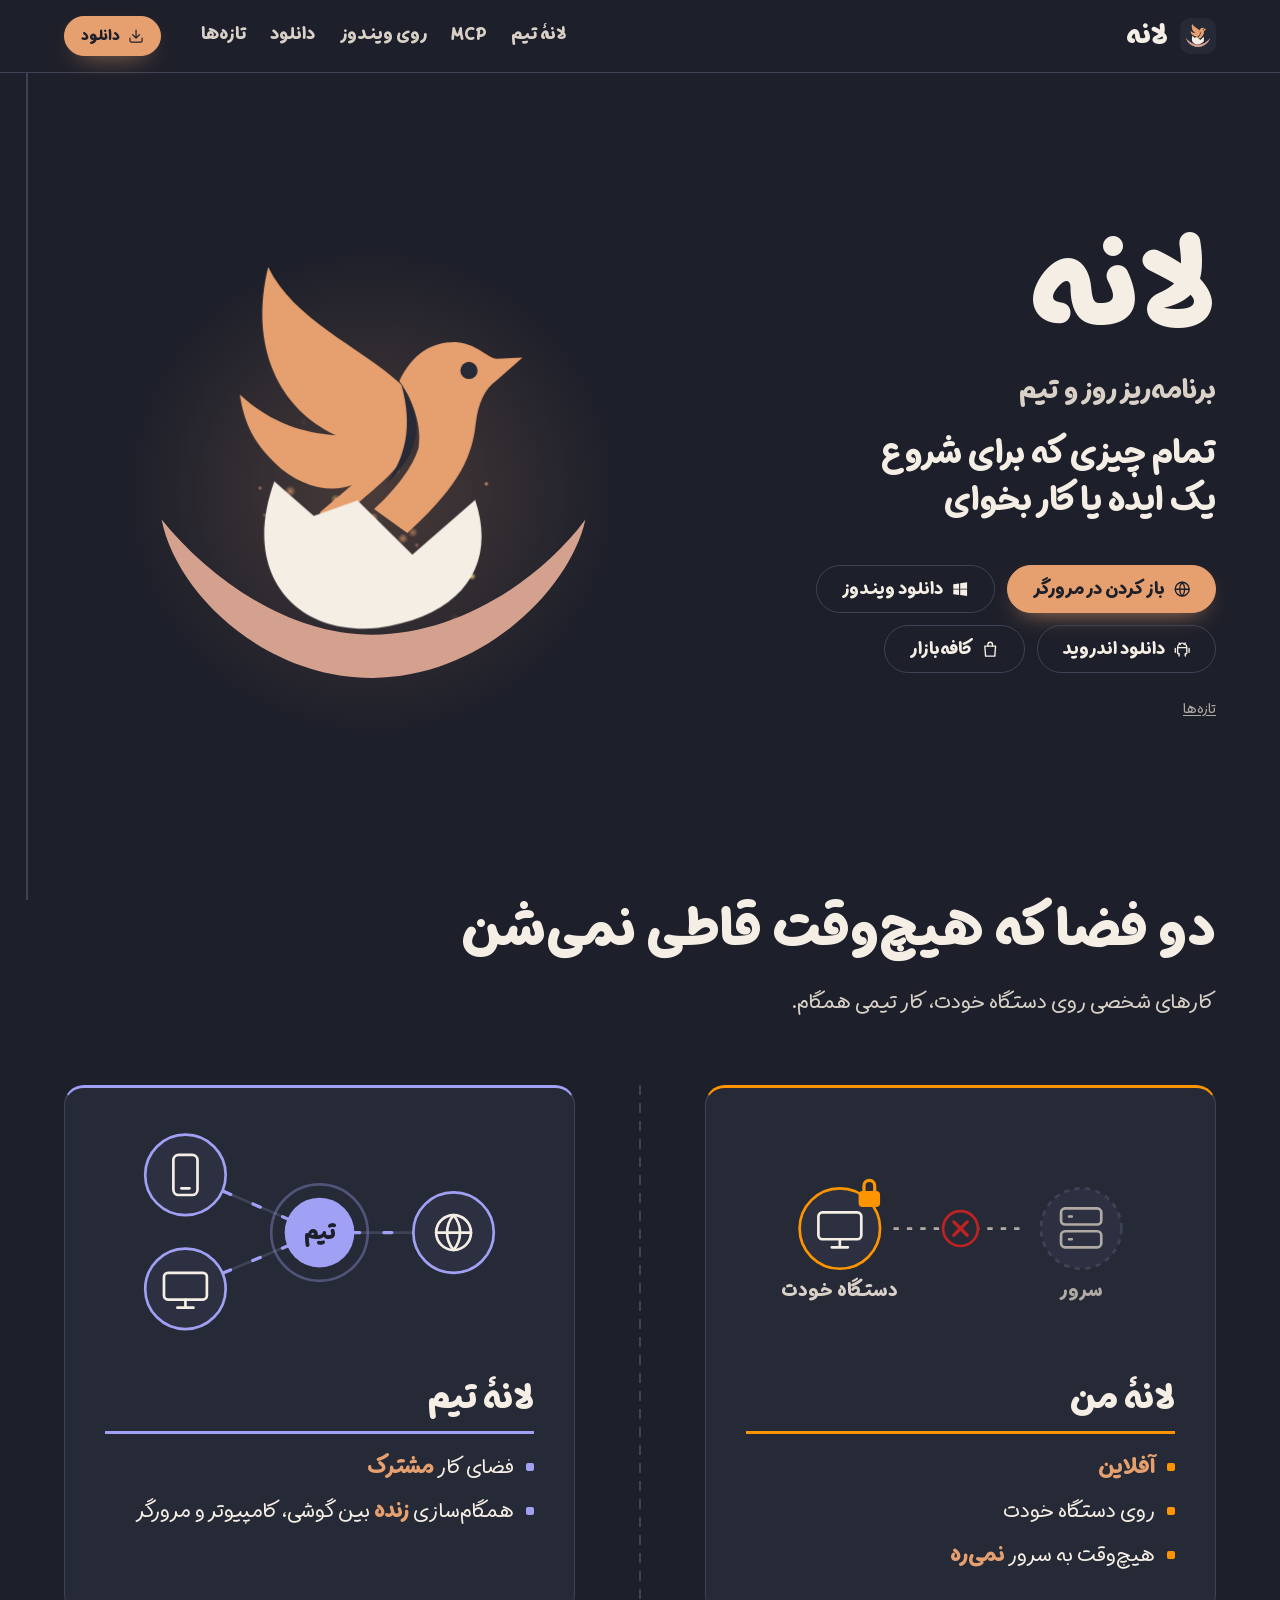
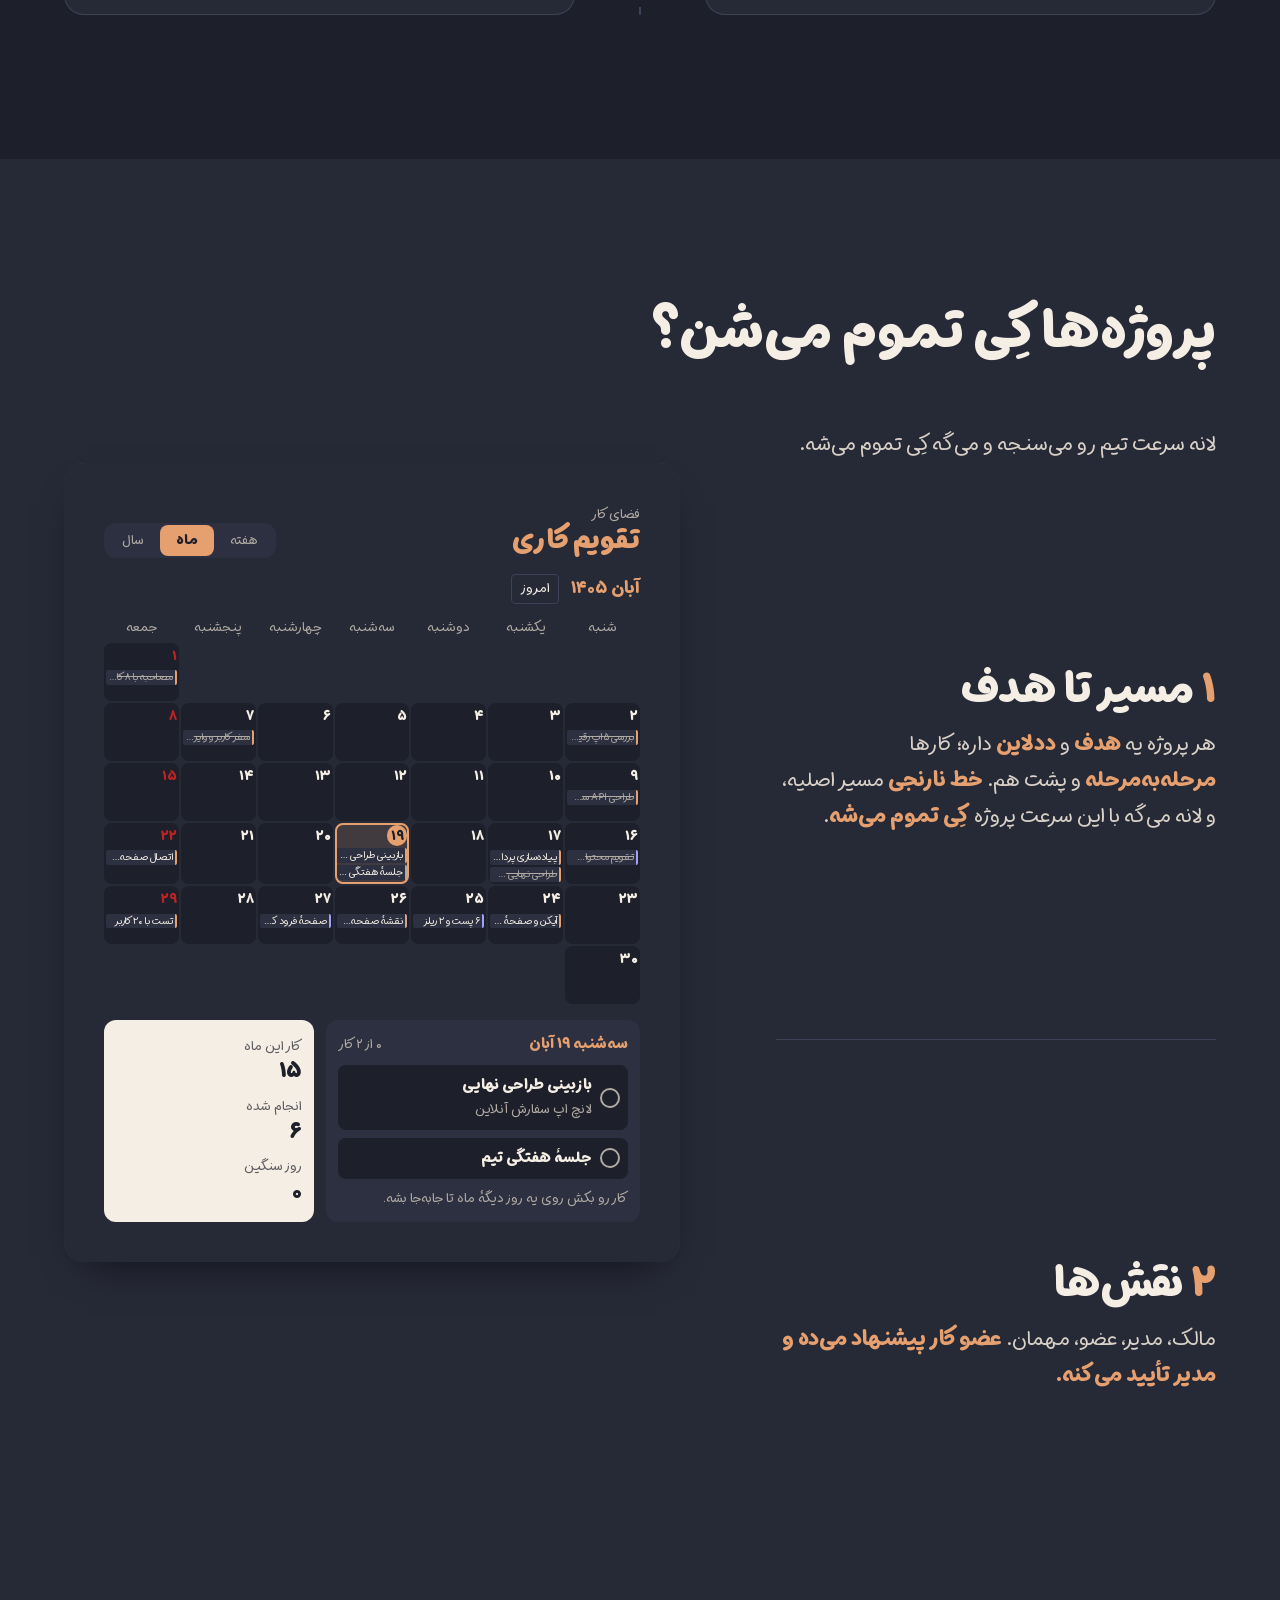
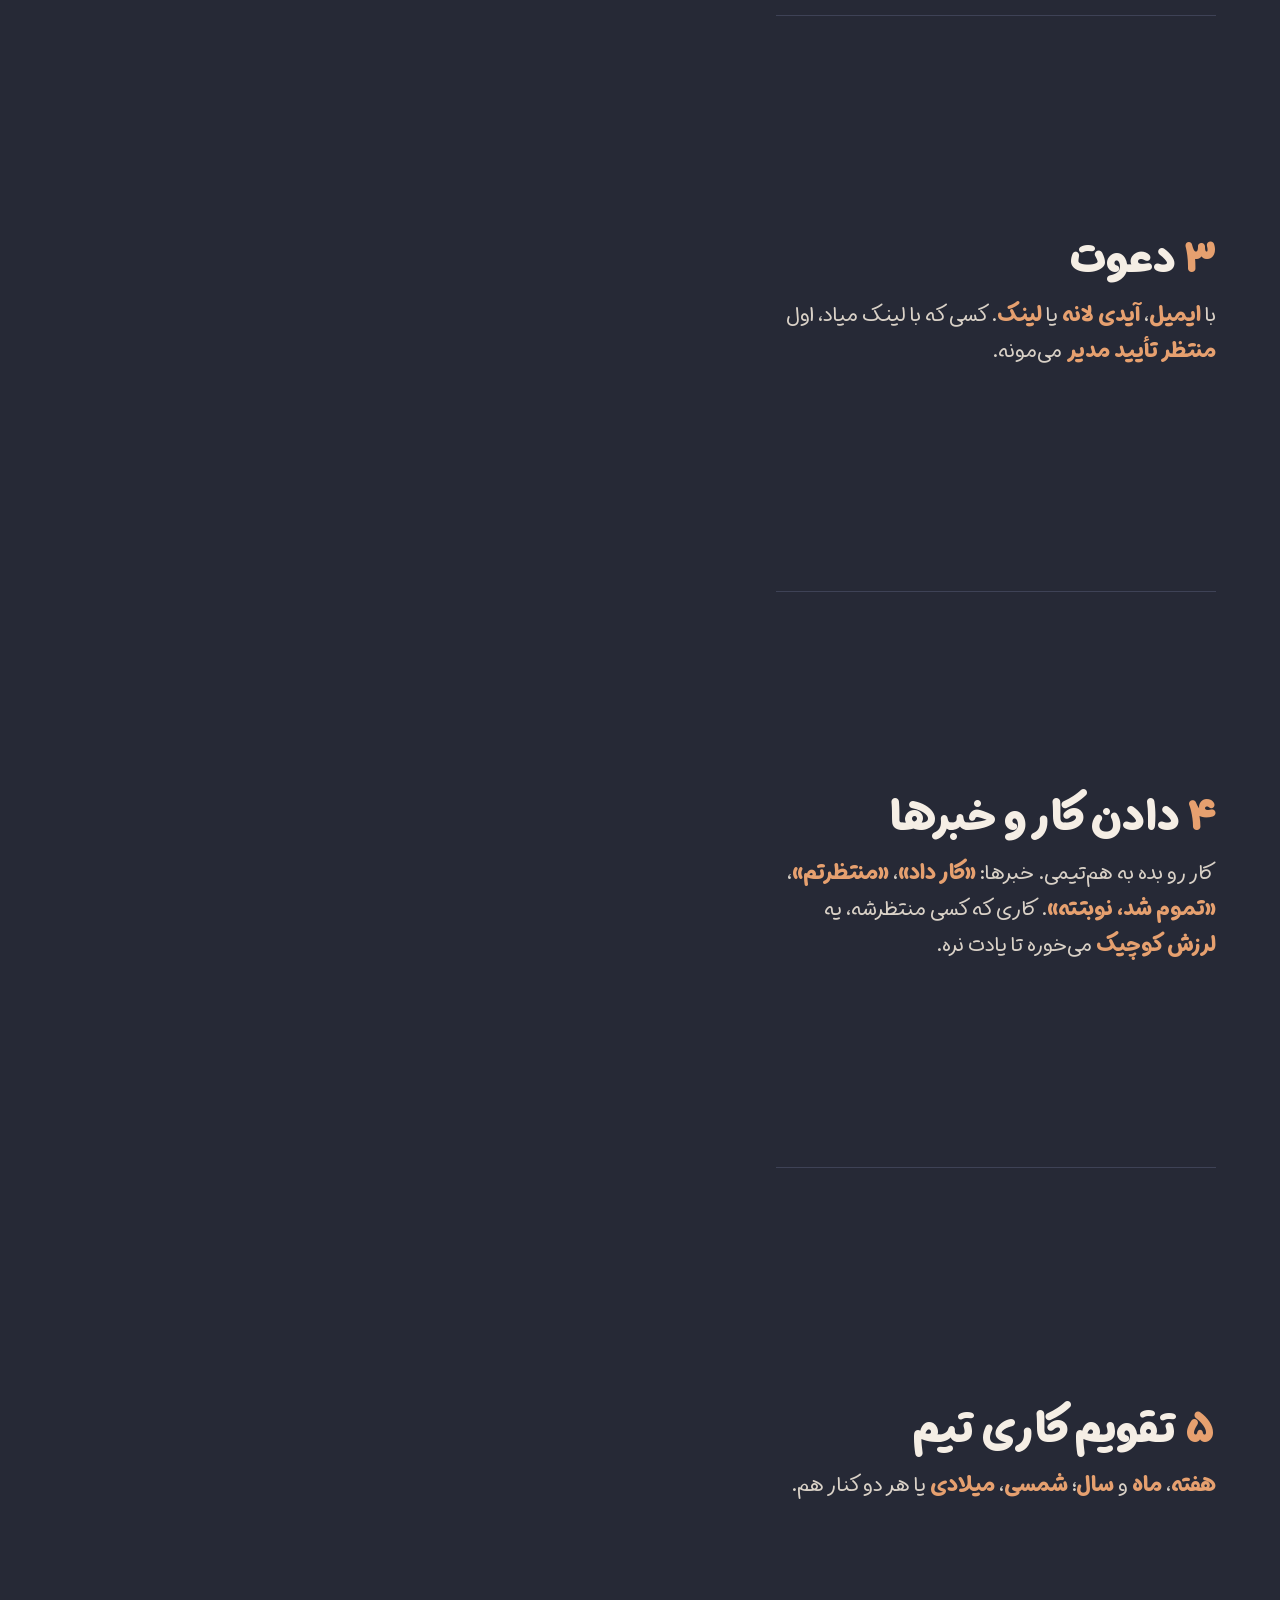
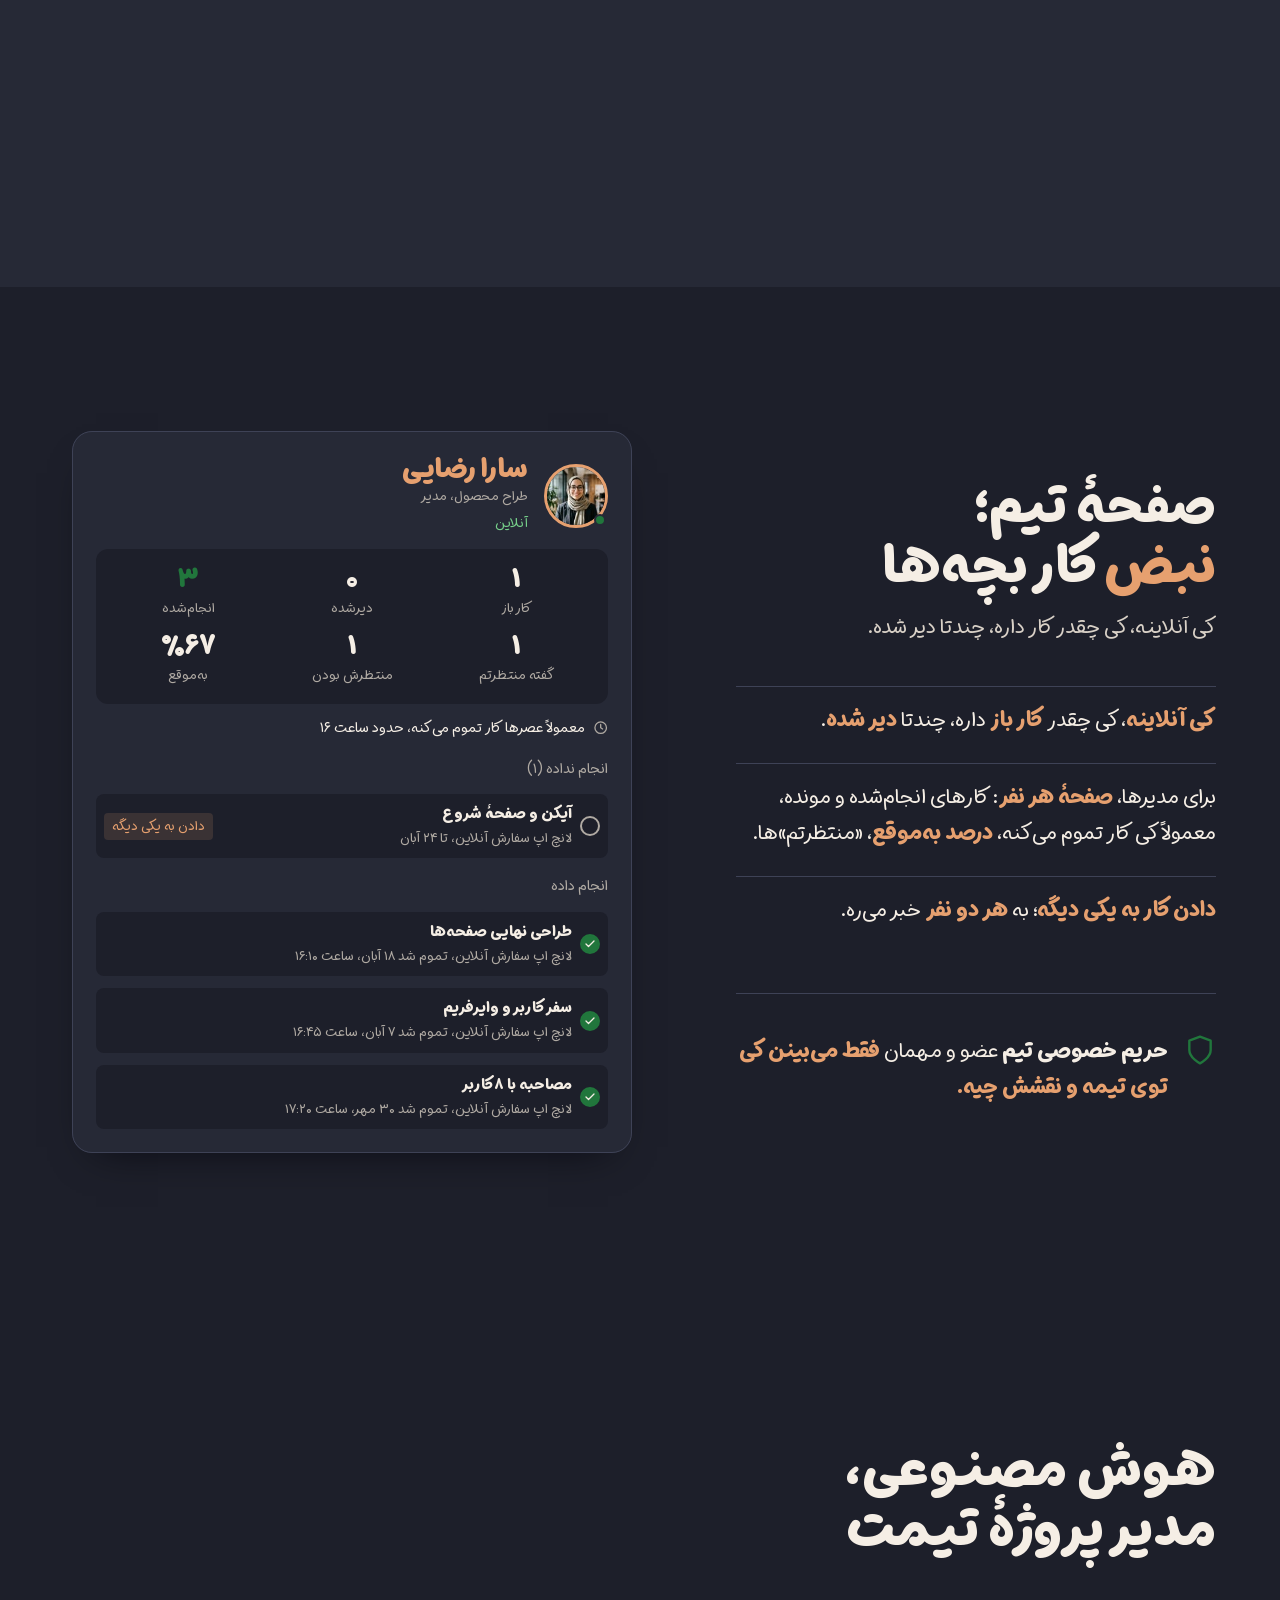
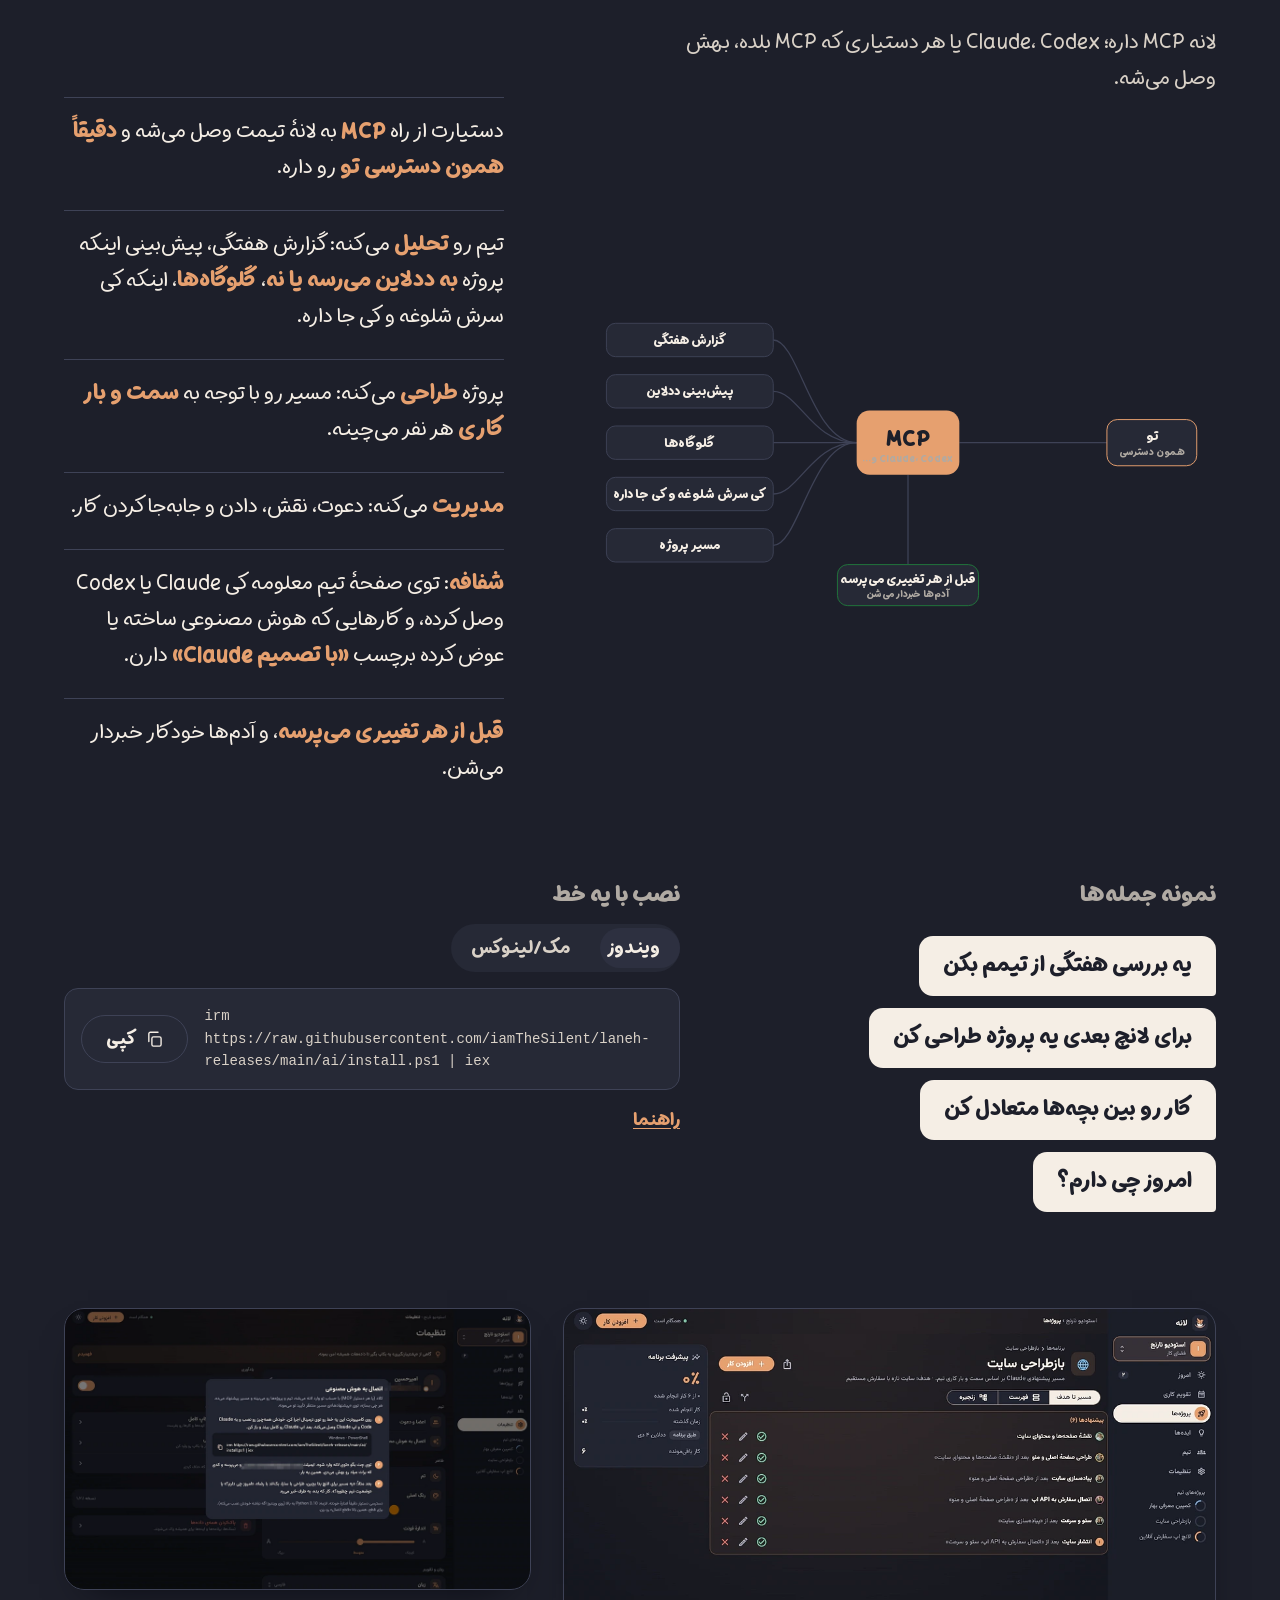
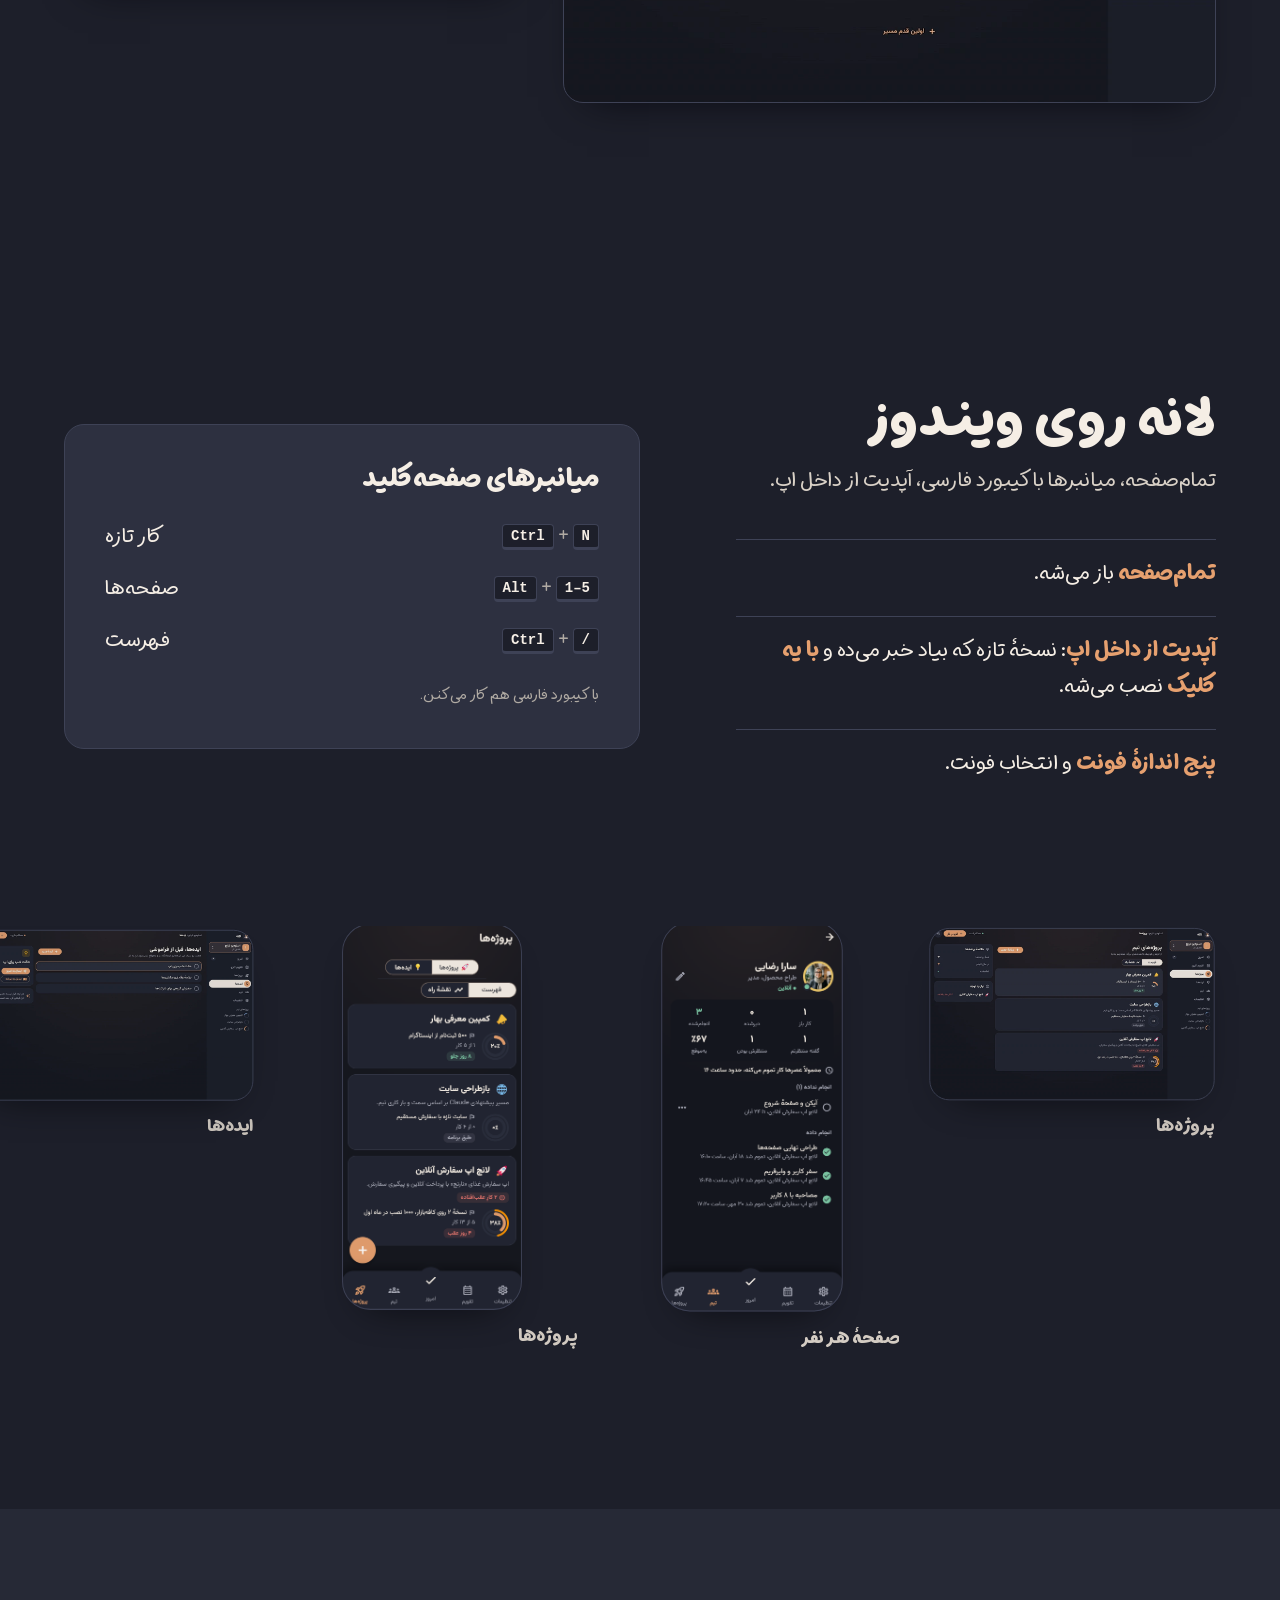
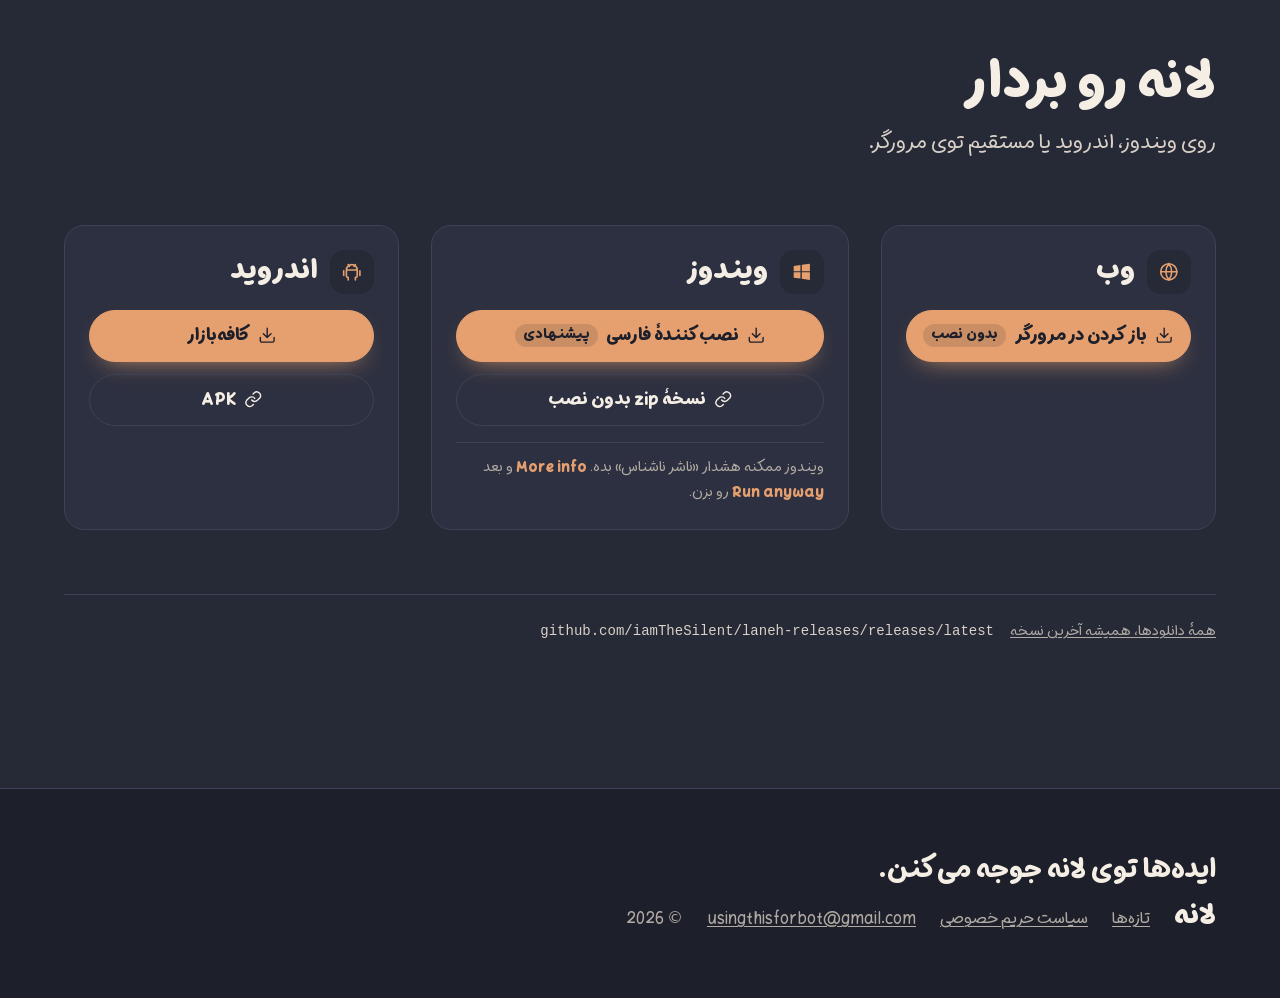
<file: index.html>
<!doctype html>
<html lang="fa" dir="rtl">
<head><meta charset="utf-8"><meta name="viewport" content="width=device-width,initial-scale=1">
<title>برنامه‌ریز روز و تیم | لانه</title>
<meta name="description" content="لانه؛ برنامه‌ریز روز و تیم.">
<meta name="theme-color" content="#262936">
<meta property="og:title" content="لانه"><meta property="og:description" content="لانه؛ برنامه‌ریز روز و تیم.">
<link rel="icon" href="assets/icon.png"><meta property="og:image" content="assets/icon.png">
<script>document.documentElement.classList.add('js');if(!matchMedia('(prefers-reduced-motion: reduce)').matches)document.documentElement.classList.add('m','intro-active');</script>
<link rel="preload" href="assets/fonts/pofak-900.ttf" as="font" type="font/ttf" crossorigin>
<link rel="stylesheet" href="assets/style.css?v=mwimufx2">
</head><body>
<div class="spine" aria-hidden="true"></div>
<div class="loader"><!-- Laneh hatching intro (same shapes and timing as the app's intro). Inlined into the loader; defines window.introDone. -->
<style>
  .intro-stage{width:min(70vmin,360px);aspect-ratio:1}
  .intro-stage svg{width:100%;height:100%;overflow:visible}
  .intro-stage g{opacity:0}
</style>
<div class="intro-stage">
<svg viewBox="0 0 1024 1024" aria-label="لانه">
  <g id="in-nest">
    <path fill="#D5A18F" d="M168 569 C244 663 371 756 510 756 C648 756 783 668 856 569 C832 681 688 826 510 826 C333 826 191 687 168 569 Z"/>
  </g>
  <g id="in-bird">
    <path id="in-wing" fill="#E6A06F" d="M341 159 C382 244 490 289 553 346 C577 368 585 409 571 449 C555 490 506 524 471 556 L432 572 L425 557 L477 513 C441 527 389 514 352 477 C318 444 302 413 295 366 C347 414 402 429 451 432 C361 391 309 291 341 159 Z"/>
    <path fill="#E6A06F" d="M554 344 C577 296 611 279 649 281 C680 284 698 307 712 308 L754 306 L713 342 C692 357 682 380 678 413 C671 479 639 524 567 591 L513 552 C547 521 576 484 585 453 C591 418 577 377 554 344 Z"/>
    <path fill="#262936" d="M557 349 C576 375 585 407 580 435 C574 467 558 486 532 512 C563 469 577 420 557 349 Z"/>
    <circle cx="667" cy="327" r="14" fill="#262936"/>
  </g>
  <g id="in-egg">
    <path id="in-shell" opacity="0" fill="#F5EEE5" d="M351 507 L415 563 L486 538 L575 626 L677 537 C713 644 655 726 519 745 C386 758 296 658 351 507 Z"/>
    <path id="in-cap" opacity="0" fill="#F5EEE5" d="M351 507 L415 563 L486 538 L575 626 L677 537 C700 420 620 318 515 318 C410 318 330 400 351 507 Z"/>
    <path id="in-whole" fill="#F5EEE5" d="M515 318 C612 318 688 452 688 592 C688 692 612 752 515 752 C418 752 342 692 342 592 C342 452 418 318 515 318 Z"/>
    <path id="in-crack" fill="none" stroke="#262936" stroke-width="10" stroke-linejoin="round" stroke-linecap="round"
          d="M351 507 L415 563 L486 538 L575 626 L677 537" pathLength="1" stroke-dasharray="1" stroke-dashoffset="1"/>
  </g>
</svg>
</div>
<script>
// Starts right away (doesn't wait for GSAP to download); the page reveal waits on window.introDone.
window.introDone = !document.documentElement.classList.contains('m') ? Promise.resolve() : new Promise(done => {
  const $ = id => document.getElementById('in-' + id);
  const EASE = 'cubic-bezier(.2,.8,.2,1)', base = { fill: 'forwards' };
  // Nest and whole egg settle in
  $('nest').animate([{ opacity: 0, transform: 'translateY(30px)' }, { opacity: 1, transform: 'none' }], { ...base, duration: 350, easing: EASE });
  $('egg').animate([{ opacity: 0, transform: 'translateY(40px) scale(.9)' }, { opacity: 1, transform: 'none' }], { ...base, duration: 380, delay: 60, easing: EASE });
  // Three wobbles around the egg's base, the last one bigger
  const egg = $('egg');
  egg.style.transformOrigin = '515px 745px';
  const wob = d => [{ transform: 'rotate(0)' }, { transform: `rotate(${d}deg)` }, { transform: `rotate(${-d}deg)` }, { transform: `rotate(${d / 2}deg)` }, { transform: 'rotate(0)' }];
  [[420, 5], [700, 7], [980, 11]].forEach(([at, d]) => egg.animate(wob(d), { duration: 220, delay: at, easing: 'ease-in-out', composite: 'add' }));
  // One seamless egg until it cracks
  $('whole').animate([{ opacity: 1 }, { opacity: 0 }], { ...base, duration: 1, delay: 1180 });
  ['shell', 'cap'].forEach(id => $(id).animate([{ opacity: 0 }, { opacity: 1 }], { fill: 'both', duration: 1, delay: 1180 }));
  $('crack').animate([{ strokeDashoffset: 1 }, { strokeDashoffset: 0 }], { ...base, duration: 160, delay: 1180, easing: 'ease-out' });
  // Cap pops off, spinning away
  const cap = $('cap');
  cap.style.transformOrigin = '515px 470px';
  cap.animate([{ transform: 'none', opacity: 1 }, { transform: 'translate(-60px,-230px) rotate(-38deg)', opacity: 0 }], { ...base, duration: 300, delay: 1340, easing: 'cubic-bezier(.3,.6,.4,1)' });
  $('crack').animate([{ opacity: 1 }, { opacity: 0 }], { ...base, duration: 80, delay: 1360 });
  // Bird pops out with a little overshoot, then flaps
  const bird = $('bird');
  bird.style.transformOrigin = '515px 600px';
  bird.animate([{ opacity: 0, transform: 'translateY(120px) scale(.35)' }, { opacity: 1, transform: 'translateY(-14px) scale(1.04)', offset: .7 }, { opacity: 1, transform: 'none' }], { ...base, duration: 460, delay: 1470, easing: EASE });
  const wing = $('wing');
  wing.style.transformOrigin = '470px 540px';
  wing.animate([{ transform: 'rotate(0)' }, { transform: 'rotate(-16deg)' }, { transform: 'rotate(4deg)' }, { transform: 'rotate(-12deg)' }, { transform: 'rotate(0)' }], { duration: 520, delay: 1780, easing: 'ease-in-out' });
  // Lift away, then hand over to the page
  document.querySelector('.intro-stage').animate([{ opacity: 1, transform: 'none' }, { opacity: 0, transform: 'scale(1.06)' }], { ...base, duration: 330, delay: 2350, easing: 'ease-in' })
    .finished.then(done);
});
</script>
</div>
<header class="bar"><div class="container bar-in">
  <a class="wordmark" href="index.html"><img src="assets/icon.png" alt="" width="36" height="36">لانه</a>
  <nav aria-label="لانه"><a href="index.html#team">لانهٔ تیم</a><a href="index.html#claude">MCP</a><a href="index.html#desktop">روی ویندوز</a><a href="index.html#download">دانلود</a><a href="changelog.html">تازه‌ها</a></nav>
  <a class="btn btn--small btn--primary" href="index.html#download"><svg class="ic" viewBox="0 0 24 24" fill="none" stroke="currentColor" stroke-width="1.8" stroke-linecap="round" stroke-linejoin="round" aria-hidden="true"><path d="M21 15v4a2 2 0 0 1-2 2H5a2 2 0 0 1-2-2v-4M7 10l5 5 5-5M12 15V3"/></svg><span>دانلود</span></a>
</div></header>
<main>
<section class="hero" aria-labelledby="hero-h">
  <div class="container hero-grid">
    <div class="hero-text">
      <h1 id="hero-h" class="hero-reveal" style="--i:0">لانه<span class="h1-sub">برنامه‌ریز روز و تیم</span></h1>
      <p class="lead hero-reveal" style="--i:1">تمام چیزی که برای شروع یک ایده یا کار بخوای</p>
      <div class="actions hero-reveal" style="--i:2"><a class="btn btn--primary" href="https://app.laneh.space" target="_blank" rel="noopener"><svg class="ic" viewBox="0 0 24 24" fill="none" stroke="currentColor" stroke-width="1.8" stroke-linecap="round" stroke-linejoin="round" aria-hidden="true"><circle cx="12" cy="12" r="9"/><path d="M3 12h18M12 3a14 14 0 0 1 0 18M12 3a14 14 0 0 0 0 18"/></svg><span>باز کردن در مرورگر</span></a><a class="btn btn--quiet" href="https://github.com/iamTheSilent/laneh-releases/releases/latest" target="_blank" rel="noopener"><svg class="ic" viewBox="0 0 24 24" fill="none" stroke="currentColor" stroke-width="1.8" stroke-linecap="round" stroke-linejoin="round" aria-hidden="true"><path d="M3 5.5l7.5-1v7H3zM12 4.3l9-1.3v8.5h-9zM3 12.5h7.5v7l-7.5-1zM12 12.5h9V21l-9-1.3z" fill="currentColor" stroke="none"/></svg><span>دانلود ویندوز</span></a><a class="btn btn--quiet" href="https://github.com/iamTheSilent/laneh-releases/releases/latest" target="_blank" rel="noopener"><svg class="ic" viewBox="0 0 24 24" fill="none" stroke="currentColor" stroke-width="1.8" stroke-linecap="round" stroke-linejoin="round" aria-hidden="true"><path d="M6 10v7a1 1 0 0 0 1 1h1v3M18 10v7a1 1 0 0 1-1 1h-1v3M6 10a6 6 0 0 1 12 0zM3 11v5M21 11v5M8 4l1.5 2M16 4l-1.5 2"/></svg><span>دانلود اندروید</span></a><a class="btn btn--quiet" href="https://cafebazaar.ir/app/app.laneh" target="_blank" rel="noopener"><svg class="ic" viewBox="0 0 24 24" fill="none" stroke="currentColor" stroke-width="1.8" stroke-linecap="round" stroke-linejoin="round" aria-hidden="true"><path d="M5 8h14l-1 13H6z"/><path d="M9 8V6a3 3 0 0 1 6 0v2"/></svg><span>کافه‌بازار</span></a></div>
      <p class="hero-note hero-reveal" style="--i:3"><a href="changelog.html">تازه‌ها</a> <span class="num" data-latest="https://api.github.com/repos/iamTheSilent/laneh-releases/releases/latest"></span></p>
    </div>
    <div class="hero-mark hero-reveal" style="--i:3"><canvas class="embers" aria-hidden="true"></canvas><svg class="mark" viewBox="120 120 780 740" aria-hidden="true">
  <path class="mark-nest" d="M168 569 C244 663 371 756 510 756 C648 756 783 668 856 569 C832 681 688 826 510 826 C333 826 191 687 168 569 Z"/>
  <g class="mark-lean">
    <g class="mark-bird">
      <path class="mark-wing" d="M341 159 C382 244 490 289 553 346 C577 368 585 409 571 449 C555 490 506 524 471 556 L432 572 L425 557 L477 513 C441 527 389 514 352 477 C318 444 302 413 295 366 C347 414 402 429 451 432 C361 391 309 291 341 159 Z"/>
      <path class="mark-body" d="M554 344 C577 296 611 279 649 281 C680 284 698 307 712 308 L754 306 L713 342 C692 357 682 380 678 413 C671 479 639 524 567 591 L513 552 C547 521 576 484 585 453 C591 418 577 377 554 344 Z"/>
      <path class="mark-shade" d="M557 349 C576 375 585 407 580 435 C574 467 558 486 532 512 C563 469 577 420 557 349 Z"/>
      <circle class="mark-shade" cx="667" cy="327" r="14"/>
    </g>
  </g>
  <path class="mark-egg" d="M351 507 L415 563 L486 538 L575 626 L677 537 C713 644 655 726 519 745 C386 758 296 658 351 507 Z"/>
</svg></div>
  </div>
</section>

<section class="nests" aria-label="لانهٔ من و لانهٔ تیم">
  <div class="container"><h2 class="nests-h">دو فضا که هیچ‌وقت قاطی نمی‌شن</h2><p class="sec-sub">کارهای شخصی روی دستگاه خودت، کار تیمی همگام.</p></div>
  <div class="container nests-duo"><div class="nest nest--personal">
      <svg class="nest-art" viewBox="0 0 320 170" aria-hidden="true">
  <path class="cut-line" d="M110 75 H210"/><g class="cut-x" transform="translate(160 75)"><circle r="13"/><path d="M-5-5l10 10M5-5l-10 10"/></g>
  <g class="nd nd--off" transform="translate(250 75)"><circle class="nd-bg" r="30"/><g class="nd-ic"><rect x="-15" y="-15" width="30" height="12" rx="3"/><rect x="-15" y="2" width="30" height="12" rx="3"/><path d="M-9-9h2M-9 8h2"/></g><text y="50">سرور</text></g><g class="nd nd--me" transform="translate(70 75)"><circle class="nd-bg" r="30"/><g class="nd-ic"><rect x="-16" y="-12" width="32" height="20" rx="3"/><path d="M-6 14h12M0 8v6"/></g><text y="50">دستگاه خودت</text></g>
  <g class="lock" transform="translate(92 50)"><rect x="-8" y="-3" width="16" height="12" rx="3"/><path d="M-4-3v-4a4 4 0 0 1 8 0v4"/></g>
</svg>
      <h3>لانهٔ من</h3><ul><li><strong>آفلاین</strong></li><li>روی دستگاه خودت</li><li>هیچ‌وقت به سرور <strong>نمی‌ره</strong></li></ul></div><span class="nests-wall" aria-hidden="true"></span><div class="nest nest--team">
      <svg class="nest-art" viewBox="0 0 320 170" aria-hidden="true">
  <path class="sync" d="M160 78 L60 35"/><path class="sync-flow" d="M160 78 L60 35"/><path class="sync" d="M160 78 L60 120"/><path class="sync-flow" d="M160 78 L60 120"/><path class="sync" d="M160 78 L260 78"/><path class="sync-flow" d="M160 78 L260 78"/>
  <g class="hub" transform="translate(160 78)"><circle class="hub-ring" r="36"/><circle r="26"/><text y="5">تیم</text></g>
  <g class="nd nd--t" transform="translate(60 35)"><circle class="nd-bg" r="30"/><g class="nd-ic"><rect x="-9" y="-15" width="18" height="30" rx="4"/><path d="M-3 10h6"/></g><text y="50"></text></g><g class="nd nd--t" transform="translate(60 120)"><circle class="nd-bg" r="30"/><g class="nd-ic"><rect x="-16" y="-12" width="32" height="20" rx="3"/><path d="M-6 14h12M0 8v6"/></g><text y="50"></text></g><g class="nd nd--t" transform="translate(260 78)"><circle class="nd-bg" r="30"/><g class="nd-ic"><circle r="13"/><path d="M-13 0h26M0-13a20 20 0 0 1 0 26M0-13a20 20 0 0 0 0 26"/></g><text y="50"></text></g>
</svg>
      <h3>لانهٔ تیم</h3><ul><li>فضای کار <strong>مشترک</strong></li><li>همگام‌سازی <strong>زنده</strong> بین گوشی، کامپیوتر و مرورگر</li></ul></div>
  </div>
</section>

<section class="team" id="team" aria-labelledby="team-h">
  <div class="container">
    <h2 id="team-h">پروژه‌ها کِی تموم می‌شن؟</h2><p class="sec-sub">لانه سرعت تیم رو می‌سنجه و می‌گه کِی تموم می‌شه.</p>
    <div class="pinned">
      <ol class="pinned-steps"><li class="pstep" data-step="0">
        <h3>مسیر تا هدف</h3><p>هر پروژه یه <strong>هدف</strong> و <strong>ددلاین</strong> داره؛ کارها <strong>مرحله‌به‌مرحله</strong> و پشت هم. <strong>خط نارنجی</strong> مسیر اصلیه، و لانه می‌گه با این سرعت پروژه <strong>کِی تموم می‌شه</strong>.</p>
        <div class="pstep-shot"><div class="plan-live" role="region" aria-label="پیش‌نمایش زنده مسیر تا هدف پروژه لانچ اپ سفارش آنلاین">
  <div class="plan-topbar">
    <div class="plan-meta">
      <span class="plan-app-ic" aria-hidden="true"><svg viewBox="0 0 24 24" class="ic"><path d="M4.5 16.5c-1.5 1.26-2 5-2 5s3.74-.5 5-2c.71-.84.7-2.13-.09-2.91a2.18 2.18 0 0 0-2.91-.09zM12 15l-3-3a22 22 0 0 1 2-3.95A12.88 12.88 0 0 1 22 2c0 2.72-.78 7.5-3.95 11a22.35 22.35 0 0 1-6.05 2z" fill="none" stroke="currentColor" stroke-width="1.8" stroke-linecap="round" stroke-linejoin="round"/></svg></span>
      <div class="plan-titles">
        <span class="plan-crumb">استودیو نارنج › لانچ اپ سفارش آنلاین</span>
        <strong class="plan-name">لانچ اپ سفارش آنلاین</strong>
      </div>
    </div>
    <div class="plan-controls">
      <span class="plan-pill"><svg viewBox="0 0 24 24" class="ic" aria-hidden="true"><path d="M13 2L3 14h9l-1 8 10-12h-9l1-8z" fill="currentColor"/></svg>مسیر تا هدف</span>
      <span class="plan-badge">۴ کار هم‌زمان</span>
    </div>
  </div>

  <div class="plan-layout">
    <div class="plan-pace">
      <div class="plan-pace-head">
        <svg viewBox="0 0 24 24" class="ic" aria-hidden="true"><circle cx="12" cy="12" r="10" fill="none" stroke="currentColor" stroke-width="2"/><path d="M12 6v6l4 2" fill="none" stroke="currentColor" stroke-width="2" stroke-linecap="round"/></svg>
        <span>پیشرفت برنامه</span>
      </div>
      <div class="pace-ring-box">
        <svg class="pace-svg" viewBox="0 0 100 100" width="100" height="100" aria-label="حلقه‌های پیشرفت: ۴۷٪ زمان گذشته، ۳۸٪ کار انجام شده">
          <circle class="pace-track pace-track--outer" cx="50" cy="50" r="42" fill="none" stroke-width="6"/>
          <circle class="pace-ring pace-ring--time" cx="50" cy="50" r="42" fill="none" stroke-width="6" stroke-linecap="round" pathLength="100"/>
          <circle class="pace-track pace-track--inner" cx="50" cy="50" r="31" fill="none" stroke-width="8"/>
          <circle class="pace-ring pace-ring--work" cx="50" cy="50" r="31" fill="none" stroke-width="8" stroke-linecap="round" pathLength="100"/>
        </svg>
        <span class="pace-pct">۳۸٪</span>
      </div>
      <p class="pace-count">۵ از ۱۳ کار انجام شده</p>
      <div class="pace-bars">
        <div class="pace-bar-row">
          <span class="pace-bar-label">کار انجام شده</span>
          <span class="pace-bar-val">۳۸٪</span>
        </div>
        <div class="pace-bar-track"><div class="pace-bar-fill pace-bar-fill--work" style="--p: 38%"></div></div>
        <div class="pace-bar-row">
          <span class="pace-bar-label">زمان گذشته</span>
          <span class="pace-bar-val">۴۷٪</span>
        </div>
        <div class="pace-bar-track"><div class="pace-bar-fill pace-bar-fill--time" style="--p: 47%"></div></div>
      </div>
      <div class="pace-chips">
        <span class="pace-chip pace-chip--behind">۴ روز عقب</span>
        <span class="pace-deadline">ددلاین ۱۳ آذر</span>
      </div>
      <p class="pace-forecast">با این سرعت: ۲۷ آذر (۱۴ روز دیر)</p>
    </div>

    <div class="plan-board">
      <div class="plan-proposal is-jiggling" tabindex="0">
        <div class="proposal-main">
          <img class="avatar" src="assets/people/maryam_h.jpg" alt="مریم حسینی" width="22" height="22">
          <span class="proposal-title">حالت آفلاین برای منو</span>
          <span class="proposal-sub">بعد از «اتصال صفحه‌ها به API»</span>
        </div>
        <div class="proposal-meta">
          <span class="proposal-waiting">منتظر تأیید مدیر</span>
          <div class="proposal-btns" aria-hidden="true">
            <span class="pbtn pbtn--check"><svg viewBox="0 0 24 24" class="ic" aria-hidden="true"><path d="M20 6L9 17l-5-5" fill="none" stroke="currentColor" stroke-width="2.5" stroke-linecap="round" stroke-linejoin="round"/></svg></span>
            <span class="pbtn pbtn--edit"><svg viewBox="0 0 24 24" class="ic" aria-hidden="true"><path d="M12 20h9M16.5 3.5a2.12 2.12 0 0 1 3 3L7 19l-4 1 1-4L16.5 3.5z" fill="none" stroke="currentColor" stroke-width="2" stroke-linecap="round" stroke-linejoin="round"/></svg></span>
            <span class="pbtn pbtn--drop"><svg viewBox="0 0 24 24" class="ic" aria-hidden="true"><path d="M18 6L6 18M6 6l12 12" fill="none" stroke="currentColor" stroke-width="2" stroke-linecap="round" stroke-linejoin="round"/></svg></span>
          </div>
        </div>
      </div>

      <div class="flow-scroller" tabindex="0" aria-label="طرح گراف مسیر کارها: پیمایش افقی">
        <div class="flow-stage">
          <svg class="flow-svg" viewBox="0 0 760 230" width="760" height="230" aria-hidden="true">
            <g class="flow-links">
              <!-- Stage 0 outgoing from Start (700, 115) -->
              <path class="flow-edge flow-edge--done-faint" data-stage="0" d="M 700 115 C 685 115, 685 75, 670 75"/>
              <path class="flow-edge flow-edge--done-faint" data-stage="0" d="M 700 115 C 685 115, 685 165, 670 165"/>
              <!-- Stage 1 outgoing from Done cards (540, 75) & (540, 165) -->
              <path class="flow-edge flow-edge--done-faint" data-stage="1" d="M 540 75 L 515 75"/>
              <path class="flow-edge flow-edge--done" data-stage="1" d="M 540 75 C 527.5 75, 527.5 155, 515 155"/>
              <path class="flow-edge flow-edge--done" data-stage="1" d="M 540 165 C 527.5 165, 527.5 175, 515 175"/>
              <!-- Stage 2 outgoing from (385, 75) & (385, 165) -->
              <path class="flow-edge flow-edge--done" data-stage="2" d="M 385 75 C 375 75, 375 45, 365 45"/>
              <path class="flow-edge flow-edge--done" data-stage="2" d="M 385 75 C 375 75, 375 115, 365 115"/>
              <path class="flow-edge flow-edge--done" data-stage="2" d="M 385 75 C 375 75, 375 175, 365 175"/>
              <!-- MAIN PATH 1: pay -> api connect -->
              <path class="flow-edge flow-edge--main" data-stage="2" d="M 385 165 C 375 165, 375 195, 365 195"/>
              <!-- Stage 3 outgoing from (225, 45), (225, 115), (225, 185) -->
              <path class="flow-edge flow-edge--wait" data-stage="3" d="M 225 45 C 217.5 45, 217.5 65, 210 65"/>
              <path class="flow-edge flow-edge--wait" data-stage="3" d="M 225 115 C 217.5 115, 217.5 85, 210 85"/>
              <!-- MAIN PATH 2: api connect -> 20 users test -->
              <path class="flow-edge flow-edge--main" data-stage="3" d="M 225 185 C 217.5 185, 217.5 165, 210 165"/>
              <!-- Stage 4 outgoing to Goal (54, 115/125) -->
              <path class="flow-edge flow-edge--wait" data-stage="4" d="M 70 75 C 62 75, 62 115, 54 115"/>
              <!-- MAIN PATH 3: 20 users test -> Goal -->
              <path class="flow-edge flow-edge--main" data-stage="4" d="M 70 165 C 62 165, 62 125, 54 125"/>
            </g>
            <g class="flow-dashes" aria-hidden="true">
              <path class="flow-dash" d="M 385 165 C 375 165, 375 195, 365 195"/>
              <path class="flow-dash" d="M 225 185 C 217.5 185, 217.5 165, 210 165"/>
              <path class="flow-dash" d="M 70 165 C 62 165, 62 125, 54 125"/>
            </g>
          </svg>

          <!-- Stage Column Headers -->
          <div class="col-head col-head--1" style="--cx: 605px;">تموم شد</div>
          <div class="col-head col-head--2" style="--cx: 450px;">مرحله ۳</div>
          <div class="col-head col-head--3" style="--cx: 295px;">مرحله ۴</div>
          <div class="col-head col-head--4" style="--cx: 140px;">مرحله ۵</div>

          <!-- Start Node -->
          <div class="node-endpoint node-endpoint--start" style="--x: 715px; --y: 115px;">
            <div class="endpoint-circle"><svg viewBox="0 0 24 24" class="ic" aria-hidden="true"><path d="M13 2L3 14h9l-1 8 10-12h-9l1-8z" fill="currentColor"/></svg></div>
            <span class="endpoint-label">شروع</span>
          </div>

          <!-- Goal Node -->
          <div class="node-endpoint node-endpoint--goal" style="--x: 32px; --y: 120px;">
            <div class="endpoint-circle endpoint-circle--goal"><svg viewBox="0 0 24 24" class="ic" aria-hidden="true"><path d="M4 15s1-1 4-1 5 2 8 2 4-1 4-1V3s-1 1-4 1-5-2-8-2-4 1-4 1zM4 22v-7" fill="none" stroke="currentColor" stroke-width="2.2" stroke-linecap="round" stroke-linejoin="round"/></svg></div>
            <span class="endpoint-label endpoint-label--goal">هدف</span>
          </div>

          <!-- Stage 1 Nodes -->
          <div class="task-node task-node--done" data-stage="1" style="--x: 540px; --y: 50px; --w: 130px; --h: 50px;">
            <span class="node-check node-check--done" aria-hidden="true"><svg viewBox="0 0 24 24" class="ic" aria-hidden="true"><path d="M20 6L9 17l-5-5" fill="none" stroke="currentColor" stroke-width="2.6" stroke-linecap="round" stroke-linejoin="round"/></svg></span>
            <div class="node-body">
              <span class="node-title">سفر کاربر و وایرفریم</span>
              <div class="node-meta">
                <span class="node-date">۷ آبان</span>
                <img class="avatar" src="assets/people/negar_ui.jpg" alt="نگار احمدی" width="18" height="18">
              </div>
            </div>
          </div>

          <div class="task-node task-node--done" data-stage="1" style="--x: 540px; --y: 140px; --w: 130px; --h: 50px;">
            <span class="node-check node-check--done" aria-hidden="true"><svg viewBox="0 0 24 24" class="ic" aria-hidden="true"><path d="M20 6L9 17l-5-5" fill="none" stroke="currentColor" stroke-width="2.6" stroke-linecap="round" stroke-linejoin="round"/></svg></span>
            <div class="node-body">
              <span class="node-title">طراحی API سفارش</span>
              <div class="node-meta">
                <span class="node-date">۹ آبان</span>
                <img class="avatar" src="assets/people/reza_dev.jpg" alt="رضا کریمی" width="18" height="18">
              </div>
            </div>
          </div>

          <!-- Stage 2 Nodes -->
          <div class="task-node task-node--done" data-stage="2" style="--x: 385px; --y: 50px; --w: 130px; --h: 50px;">
            <span class="node-check node-check--done" aria-hidden="true"><svg viewBox="0 0 24 24" class="ic" aria-hidden="true"><path d="M20 6L9 17l-5-5" fill="none" stroke="currentColor" stroke-width="2.6" stroke-linecap="round" stroke-linejoin="round"/></svg></span>
            <div class="node-body">
              <span class="node-title">طراحی نهایی صفحه‌ها</span>
              <div class="node-meta">
                <span class="node-date">۱۷ آبان</span>
                <img class="avatar" src="assets/people/negar_ui.jpg" alt="نگار احمدی" width="18" height="18">
              </div>
            </div>
          </div>

          <div class="task-node task-node--main" data-stage="2" style="--x: 385px; --y: 140px; --w: 130px; --h: 50px;">
            <span class="node-check node-check--open" aria-hidden="true"></span>
            <div class="node-body">
              <span class="node-title">پیاده‌سازی پرداخت</span>
              <div class="node-meta">
                <span class="node-date">۱۷ آبان</span>
                <img class="avatar" src="assets/people/reza_dev.jpg" alt="رضا کریمی" width="18" height="18">
              </div>
            </div>
          </div>

          <!-- Stage 3 Nodes -->
          <div class="task-node task-node--now is-jiggling" data-stage="3" style="--x: 225px; --y: 21px; --w: 140px; --h: 48px;">
            <span class="node-check node-check--now" aria-hidden="true">!</span>
            <div class="node-body">
              <span class="node-title">بازبینی طراحی نهایی</span>
              <div class="node-meta">
                <span class="node-date">۱۹ آبان</span>
                <span class="node-user-chip">تو</span>
              </div>
            </div>
          </div>

          <div class="task-node" data-stage="3" style="--x: 225px; --y: 91px; --w: 140px; --h: 48px;">
            <span class="node-check node-check--open" aria-hidden="true"></span>
            <div class="node-body">
              <span class="node-title">آیکن و صفحهٔ شروع</span>
              <div class="node-meta">
                <span class="node-date">۲۴ آبان</span>
                <img class="avatar" src="assets/people/ali_mkt.jpg" alt="علی موسوی" width="18" height="18">
              </div>
            </div>
          </div>

          <div class="task-node task-node--main" data-stage="3" style="--x: 225px; --y: 161px; --w: 140px; --h: 48px;">
            <span class="node-check node-check--open" aria-hidden="true"></span>
            <div class="node-body">
              <span class="node-title">اتصال صفحه‌ها به API</span>
              <div class="node-meta">
                <span class="node-date">۲۲ آبان</span>
                <img class="avatar" src="assets/people/maryam_h.jpg" alt="مریم حسینی" width="18" height="18">
              </div>
            </div>
          </div>

          <!-- Stage 4 Nodes -->
          <div class="task-node" data-stage="4" style="--x: 70px; --y: 50px; --w: 140px; --h: 50px;">
            <span class="node-check node-check--open" aria-hidden="true"></span>
            <div class="node-body">
              <span class="node-title">متن و اسکرین‌شات بازار</span>
              <div class="node-meta">
                <span class="node-date">۲ آذر</span>
                <img class="avatar" src="assets/people/sara_rz.jpg" alt="سارا رضایی" width="18" height="18">
              </div>
            </div>
          </div>

          <div class="task-node task-node--main" data-stage="4" style="--x: 70px; --y: 140px; --w: 140px; --h: 50px;">
            <span class="node-check node-check--open" aria-hidden="true"></span>
            <div class="node-body">
              <span class="node-title">تست با ۲۰ کاربر</span>
              <div class="node-meta">
                <span class="node-date">۲۹ آبان</span>
                <img class="avatar" src="assets/people/maryam_h.jpg" alt="مریم حسینی" width="18" height="18">
              </div>
            </div>
          </div>
        </div>
      </div>

      <div class="flow-legend" aria-label="راهنمای مسیر">
        <span class="legend-item"><span class="legend-line legend-line--main"></span>مسیر اصلی: این دیر بشه، کل برنامه دیر میشه</span>
        <span class="legend-item"><span class="legend-line legend-line--wait"></span>منتظر</span>
        <span class="legend-item"><span class="legend-line legend-line--lock"></span>قفل تا تموم بشه</span>
      </div>
    </div>
  </div>
</div></div></li><li class="pstep" data-step="1">
        <h3>نقش‌ها</h3><p>مالک، مدیر، عضو، مهمان. <strong>عضو کار پیشنهاد می‌ده و مدیر تأیید می‌کنه.</strong></p>
        <div class="pstep-shot"><div class="live-ui live-roles" role="img" aria-label="اعضای استودیو نارنج با نقش‌هاشون: مالک، مدیر، عضو، مهمان">
  <div class="lr-top"><strong>اعضای «استودیو نارنج»</strong><span class="lr-invite">+ دعوت</span></div>
  <div class="lr-stats"><div><b>۶</b><small>نفر</small></div><div><b>۱۲</b><small>کار باز</small></div><div><b class="bad">۱</b><small>دیرشده</small></div><div><b class="ok">۲</b><small>تموم این هفته</small></div></div>
  <ul class="lr-list"><li style="--i:0"><span class="lr-av"><span class="av-letter">ا</span><i class="lp-dot"></i></span>
    <div><b>امیرحسین <small class="inl">(تو)</small></b><span class="lr-meta"><small>مدیر محصول</small></span></div>
    <span class="role role--owner">مالک</span>
    </li><li style="--i:1"><span class="lr-av"><img src="assets/people/sara_rz.jpg" alt="" width="40" height="40"><i class="lp-dot"></i></span>
    <div><b>سارا رضایی</b><span class="lr-meta"><small>طراح محصول</small><small dir="ltr">@sara_rz</small></span></div>
    <span class="role role--admin">مدیر ▾</span>
    </li><li style="--i:2"><span class="lr-av"><img src="assets/people/reza_dev.jpg" alt="" width="40" height="40"></span>
    <div><b>رضا کریمی</b><span class="lr-meta"><small>بک‌اند</small><small dir="ltr">@reza_dev</small></span></div>
    <span class="role role--member is-open">عضو ▾</span>
    <span class="role-menu"><span>مدیر</span><span class="is-on">عضو</span><span>مهمان</span></span></li><li style="--i:3"><span class="lr-av"><img src="assets/people/negar_ui.jpg" alt="" width="40" height="40"><i class="lp-dot"></i></span>
    <div><b>نگار احمدی</b><span class="lr-meta"><small>فرانت‌اند</small><small dir="ltr">@negar_ui</small></span></div>
    <span class="role role--member">عضو ▾</span>
    </li><li style="--i:4"><span class="lr-av"><img src="assets/people/ali_mkt.jpg" alt="" width="40" height="40"></span>
    <div><b>علی موسوی</b><span class="lr-meta"><small>مارکتینگ</small><small dir="ltr">@ali_mkt</small></span></div>
    <span class="role role--member">عضو ▾</span>
    </li><li style="--i:5"><span class="lr-av"><img src="assets/people/maryam_h.jpg" alt="" width="40" height="40"></span>
    <div><b>مریم حسینی</b><span class="lr-meta"><small>مشتری</small><small dir="ltr">@maryam_h</small></span></div>
    <span class="role role--guest">مهمان ▾</span>
    </li></ul>
  <p class="lr-rule"><b>عضو</b> کار پیشنهاد می‌ده و <b>مدیر</b> تأیید می‌کنه.</p>
</div></div></li><li class="pstep" data-step="2">
        <h3>دعوت</h3><p>با <strong>ایمیل</strong>، <strong>آیدی لانه</strong> یا <strong>لینک</strong>. کسی که با لینک میاد، اول <strong>منتظر تأیید مدیر</strong> می‌مونه.</p>
        <div class="pstep-shot"><div class="live-ui live-invite" role="img" aria-label="دعوت با ایمیل، آیدی لانه یا لینک؛ کسی که با لینک میاد منتظر تأیید مدیر می‌مونه">
  <strong class="li-title">دعوت به «استودیو نارنج»</strong>
  <div class="cal-seg li-tabs"><span>ایمیل</span><span class="is-on">آیدی لانه</span><span>لینک</span></div>
  <div class="li-field" dir="ltr"><span class="li-typed">@ali_mkt</span><span class="li-caret"></span></div>
  <div class="li-found"><span class="lr-av"><img src="assets/people/ali_mkt.jpg" alt="" width="40" height="40"></span><div><b>علی موسوی</b><small>مارکتینگ</small></div><span class="lr-invite">دعوت</span></div>
  <p class="lp-h">درخواست‌های پیوستن (۱)</p>
  <div class="li-req is-waiting"><span class="lr-av"><img src="assets/people/maryam_h.jpg" alt="" width="40" height="40"></span><div><b>مریم حسینی</b><small>با لینک اومده و منتظر تأیید مدیره</small></div>
    <span class="li-btns"><span class="pbtn pbtn--check">✓</span><span class="pbtn pbtn--drop">✕</span></span></div>
</div></div></li><li class="pstep" data-step="3">
        <h3>دادن کار و خبرها</h3><p>کار رو بده به هم‌تیمی. خبرها: <strong>«کار داد»</strong>، <strong>«منتظرتم»</strong>، <strong>«تموم شد، نوبتته»</strong>. کاری که کسی منتظرشه، یه <strong>لرزش کوچیک</strong> می‌خوره تا یادت نره.</p>
        <div class="pstep-shot"><div class="live-ui live-assign" role="img" aria-label="خبرهای لانه: کار داد، منتظرتم، و تموم شد نوبتته؛ کاری که کسی منتظرشه می‌لرزه">
  <ol class="la-feed">
    <li class="la-note la-note--turn" style="--n:2"><span class="lr-av"><img src="assets/people/sara_rz.jpg" alt="" width="40" height="40"></span><div>
      <span class="la-kind">تموم شد، نوبتته</span><b>سارا رضایی تمومش کرد؛ نوبت توئه</b><small>«طراحی نهایی صفحه‌ها»</small>
      <span class="la-btns"><span class="lr-invite">بازش کن</span><span class="la-ghost">متوجه شدم</span></span></div></li>
    <li class="la-note la-note--wait" style="--n:1"><span class="lr-av"><img src="assets/people/reza_dev.jpg" alt="" width="40" height="40"></span><div>
      <span class="la-kind">منتظرتم</span><b>رضا کریمی منتظرته</b><small>«بازبینی طراحی نهایی»</small></div></li>
    <li class="la-note" style="--n:0"><span class="lr-av"><img src="assets/people/sara_rz.jpg" alt="" width="40" height="40"></span><div>
      <span class="la-kind">کار داد</span><b>سارا رضایی بهت کار داد</b><small>«بازبینی طراحی نهایی»</small></div></li>
  </ol>
  <div class="la-task"><span class="ring"></span><div><b>بازبینی طراحی نهایی</b><small>لانچ اپ سفارش آنلاین</small></div>
    <span class="la-waiter"><span class="lr-av"><img src="assets/people/reza_dev.jpg" alt="" width="40" height="40"></span><small>منتظرته</small></span></div>
</div></div></li><li class="pstep" data-step="4">
        <h3>تقویم کاری تیم</h3><p><strong>هفته</strong>، <strong>ماه</strong> و <strong>سال</strong>؛ <strong>شمسی</strong>، <strong>میلادی</strong> یا هر دو کنار هم.</p>
        <div class="pstep-shot"><div class="live-ui live-cal" role="img" aria-label="تقویم کاری تیم استودیو نارنج، آبان ۱۴۰۵، نمای ماه">
  <div class="cal-top"><div><span class="cal-crumb">فضای کار</span><strong class="cal-title">تقویم کاری</strong></div>
    <div class="cal-seg" aria-hidden="true"><span>هفته</span><span class="is-on">ماه</span><span>سال</span></div></div>
  <div class="cal-body">
    <div class="cal-month"><div class="cal-nav"><strong>آبان ۱۴۰۵</strong><span class="cal-todaybtn">امروز</span></div>
      <div class="cal-grid"><span class="cal-dow"><span class="dow-full">شنبه</span><span class="dow-short" aria-hidden="true">ش</span></span><span class="cal-dow"><span class="dow-full">یکشنبه</span><span class="dow-short" aria-hidden="true">ی</span></span><span class="cal-dow"><span class="dow-full">دوشنبه</span><span class="dow-short" aria-hidden="true">د</span></span><span class="cal-dow"><span class="dow-full">سه‌شنبه</span><span class="dow-short" aria-hidden="true">س</span></span><span class="cal-dow"><span class="dow-full">چهارشنبه</span><span class="dow-short" aria-hidden="true">چ</span></span><span class="cal-dow"><span class="dow-full">پنجشنبه</span><span class="dow-short" aria-hidden="true">پ</span></span><span class="cal-dow"><span class="dow-full">جمعه</span><span class="dow-short" aria-hidden="true">ج</span></span><div class="cal-cell cal-cell--empty"></div><div class="cal-cell cal-cell--empty"></div><div class="cal-cell cal-cell--empty"></div><div class="cal-cell cal-cell--empty"></div><div class="cal-cell cal-cell--empty"></div><div class="cal-cell cal-cell--empty"></div><div class="cal-cell" style="--d:0"><span class="cal-day is-fri">۱</span><span class="cal-chip done">مصاحبه با ۸ کاربر</span></div><div class="cal-cell" style="--d:1"><span class="cal-day">۲</span><span class="cal-chip done">بررسی ۵ اپ رقیب</span></div><div class="cal-cell" style="--d:2"><span class="cal-day">۳</span></div><div class="cal-cell" style="--d:3"><span class="cal-day">۴</span></div><div class="cal-cell" style="--d:4"><span class="cal-day">۵</span></div><div class="cal-cell" style="--d:5"><span class="cal-day">۶</span></div><div class="cal-cell" style="--d:6"><span class="cal-day">۷</span><span class="cal-chip done">سفر کاربر و وایرفریم</span></div><div class="cal-cell" style="--d:7"><span class="cal-day is-fri">۸</span></div><div class="cal-cell" style="--d:8"><span class="cal-day">۹</span><span class="cal-chip done">طراحی API سفارش</span></div><div class="cal-cell" style="--d:9"><span class="cal-day">۱۰</span></div><div class="cal-cell" style="--d:10"><span class="cal-day">۱۱</span></div><div class="cal-cell" style="--d:11"><span class="cal-day">۱۲</span></div><div class="cal-cell" style="--d:12"><span class="cal-day">۱۳</span></div><div class="cal-cell" style="--d:13"><span class="cal-day">۱۴</span></div><div class="cal-cell" style="--d:14"><span class="cal-day is-fri">۱۵</span></div><div class="cal-cell" style="--d:15"><span class="cal-day">۱۶</span><span class="cal-chip done b">تقویم محتوای ۴…</span></div><div class="cal-cell" style="--d:16"><span class="cal-day">۱۷</span><span class="cal-chip ">پیاده‌سازی پرداخت</span><span class="cal-chip done">طراحی نهایی صفحه‌ها</span></div><div class="cal-cell" style="--d:17"><span class="cal-day">۱۸</span></div><div class="cal-cell is-today" style="--d:18"><span class="cal-day">۱۹</span><span class="cal-chip ">بازبینی طراحی نهایی</span><span class="cal-chip g">جلسهٔ هفتگی تیم</span></div><div class="cal-cell" style="--d:19"><span class="cal-day">۲۰</span></div><div class="cal-cell" style="--d:20"><span class="cal-day">۲۱</span></div><div class="cal-cell" style="--d:21"><span class="cal-day is-fri">۲۲</span><span class="cal-chip ">اتصال صفحه‌ها به API</span></div><div class="cal-cell" style="--d:22"><span class="cal-day">۲۳</span></div><div class="cal-cell" style="--d:23"><span class="cal-day">۲۴</span><span class="cal-chip ">آیکن و صفحهٔ شروع</span></div><div class="cal-cell" style="--d:24"><span class="cal-day">۲۵</span><span class="cal-chip b">۶ پست و ۲ ریلز</span></div><div class="cal-cell" style="--d:25"><span class="cal-day">۲۶</span><span class="cal-chip p">نقشهٔ صفحه‌ها و…</span></div><div class="cal-cell" style="--d:26"><span class="cal-day">۲۷</span><span class="cal-chip b">صفحهٔ فرود کمپین</span></div><div class="cal-cell" style="--d:27"><span class="cal-day">۲۸</span></div><div class="cal-cell" style="--d:28"><span class="cal-day is-fri">۲۹</span><span class="cal-chip ">تست با ۲۰ کاربر</span></div><div class="cal-cell" style="--d:29"><span class="cal-day">۳۰</span></div></div></div>
    <aside class="cal-side">
      <div class="cal-dayc"><div class="cal-dayh"><strong>سه‌شنبه ۱۹ آبان</strong><span>۰ از ۲ کار</span></div>
        <div class="cal-task"><span class="ring"></span><div><b>بازبینی طراحی نهایی</b><small>لانچ اپ سفارش آنلاین</small></div></div>
        <div class="cal-task"><span class="ring"></span><div><b>جلسهٔ هفتگی تیم</b></div></div>
        <p class="cal-hint">کار رو بکش روی یه روز دیگهٔ ماه تا جابه‌جا بشه.</p></div>
      <div class="cal-stats"><div><small>کار این ماه</small><b class="count" data-to="15">۱۵</b></div><div><small>انجام شده</small><b class="count" data-to="6">۶</b></div><div><small>روز سنگین</small><b>۰</b></div></div>
    </aside>
  </div>
</div></div></li></ol>
      <div class="pinned-stage" aria-hidden="true"><figure class="pframe is-on pframe--live" data-frame="0" data-cam="live"><div class="pframe-viewport"><div class="plan-live" role="region" aria-label="پیش‌نمایش زنده مسیر تا هدف پروژه لانچ اپ سفارش آنلاین">
  <div class="plan-topbar">
    <div class="plan-meta">
      <span class="plan-app-ic" aria-hidden="true"><svg viewBox="0 0 24 24" class="ic"><path d="M4.5 16.5c-1.5 1.26-2 5-2 5s3.74-.5 5-2c.71-.84.7-2.13-.09-2.91a2.18 2.18 0 0 0-2.91-.09zM12 15l-3-3a22 22 0 0 1 2-3.95A12.88 12.88 0 0 1 22 2c0 2.72-.78 7.5-3.95 11a22.35 22.35 0 0 1-6.05 2z" fill="none" stroke="currentColor" stroke-width="1.8" stroke-linecap="round" stroke-linejoin="round"/></svg></span>
      <div class="plan-titles">
        <span class="plan-crumb">استودیو نارنج › لانچ اپ سفارش آنلاین</span>
        <strong class="plan-name">لانچ اپ سفارش آنلاین</strong>
      </div>
    </div>
    <div class="plan-controls">
      <span class="plan-pill"><svg viewBox="0 0 24 24" class="ic" aria-hidden="true"><path d="M13 2L3 14h9l-1 8 10-12h-9l1-8z" fill="currentColor"/></svg>مسیر تا هدف</span>
      <span class="plan-badge">۴ کار هم‌زمان</span>
    </div>
  </div>

  <div class="plan-layout">
    <div class="plan-pace">
      <div class="plan-pace-head">
        <svg viewBox="0 0 24 24" class="ic" aria-hidden="true"><circle cx="12" cy="12" r="10" fill="none" stroke="currentColor" stroke-width="2"/><path d="M12 6v6l4 2" fill="none" stroke="currentColor" stroke-width="2" stroke-linecap="round"/></svg>
        <span>پیشرفت برنامه</span>
      </div>
      <div class="pace-ring-box">
        <svg class="pace-svg" viewBox="0 0 100 100" width="100" height="100" aria-label="حلقه‌های پیشرفت: ۴۷٪ زمان گذشته، ۳۸٪ کار انجام شده">
          <circle class="pace-track pace-track--outer" cx="50" cy="50" r="42" fill="none" stroke-width="6"/>
          <circle class="pace-ring pace-ring--time" cx="50" cy="50" r="42" fill="none" stroke-width="6" stroke-linecap="round" pathLength="100"/>
          <circle class="pace-track pace-track--inner" cx="50" cy="50" r="31" fill="none" stroke-width="8"/>
          <circle class="pace-ring pace-ring--work" cx="50" cy="50" r="31" fill="none" stroke-width="8" stroke-linecap="round" pathLength="100"/>
        </svg>
        <span class="pace-pct">۳۸٪</span>
      </div>
      <p class="pace-count">۵ از ۱۳ کار انجام شده</p>
      <div class="pace-bars">
        <div class="pace-bar-row">
          <span class="pace-bar-label">کار انجام شده</span>
          <span class="pace-bar-val">۳۸٪</span>
        </div>
        <div class="pace-bar-track"><div class="pace-bar-fill pace-bar-fill--work" style="--p: 38%"></div></div>
        <div class="pace-bar-row">
          <span class="pace-bar-label">زمان گذشته</span>
          <span class="pace-bar-val">۴۷٪</span>
        </div>
        <div class="pace-bar-track"><div class="pace-bar-fill pace-bar-fill--time" style="--p: 47%"></div></div>
      </div>
      <div class="pace-chips">
        <span class="pace-chip pace-chip--behind">۴ روز عقب</span>
        <span class="pace-deadline">ددلاین ۱۳ آذر</span>
      </div>
      <p class="pace-forecast">با این سرعت: ۲۷ آذر (۱۴ روز دیر)</p>
    </div>

    <div class="plan-board">
      <div class="plan-proposal is-jiggling" tabindex="0">
        <div class="proposal-main">
          <img class="avatar" src="assets/people/maryam_h.jpg" alt="مریم حسینی" width="22" height="22">
          <span class="proposal-title">حالت آفلاین برای منو</span>
          <span class="proposal-sub">بعد از «اتصال صفحه‌ها به API»</span>
        </div>
        <div class="proposal-meta">
          <span class="proposal-waiting">منتظر تأیید مدیر</span>
          <div class="proposal-btns" aria-hidden="true">
            <span class="pbtn pbtn--check"><svg viewBox="0 0 24 24" class="ic" aria-hidden="true"><path d="M20 6L9 17l-5-5" fill="none" stroke="currentColor" stroke-width="2.5" stroke-linecap="round" stroke-linejoin="round"/></svg></span>
            <span class="pbtn pbtn--edit"><svg viewBox="0 0 24 24" class="ic" aria-hidden="true"><path d="M12 20h9M16.5 3.5a2.12 2.12 0 0 1 3 3L7 19l-4 1 1-4L16.5 3.5z" fill="none" stroke="currentColor" stroke-width="2" stroke-linecap="round" stroke-linejoin="round"/></svg></span>
            <span class="pbtn pbtn--drop"><svg viewBox="0 0 24 24" class="ic" aria-hidden="true"><path d="M18 6L6 18M6 6l12 12" fill="none" stroke="currentColor" stroke-width="2" stroke-linecap="round" stroke-linejoin="round"/></svg></span>
          </div>
        </div>
      </div>

      <div class="flow-scroller" tabindex="0" aria-label="طرح گراف مسیر کارها: پیمایش افقی">
        <div class="flow-stage">
          <svg class="flow-svg" viewBox="0 0 760 230" width="760" height="230" aria-hidden="true">
            <g class="flow-links">
              <!-- Stage 0 outgoing from Start (700, 115) -->
              <path class="flow-edge flow-edge--done-faint" data-stage="0" d="M 700 115 C 685 115, 685 75, 670 75"/>
              <path class="flow-edge flow-edge--done-faint" data-stage="0" d="M 700 115 C 685 115, 685 165, 670 165"/>
              <!-- Stage 1 outgoing from Done cards (540, 75) & (540, 165) -->
              <path class="flow-edge flow-edge--done-faint" data-stage="1" d="M 540 75 L 515 75"/>
              <path class="flow-edge flow-edge--done" data-stage="1" d="M 540 75 C 527.5 75, 527.5 155, 515 155"/>
              <path class="flow-edge flow-edge--done" data-stage="1" d="M 540 165 C 527.5 165, 527.5 175, 515 175"/>
              <!-- Stage 2 outgoing from (385, 75) & (385, 165) -->
              <path class="flow-edge flow-edge--done" data-stage="2" d="M 385 75 C 375 75, 375 45, 365 45"/>
              <path class="flow-edge flow-edge--done" data-stage="2" d="M 385 75 C 375 75, 375 115, 365 115"/>
              <path class="flow-edge flow-edge--done" data-stage="2" d="M 385 75 C 375 75, 375 175, 365 175"/>
              <!-- MAIN PATH 1: pay -> api connect -->
              <path class="flow-edge flow-edge--main" data-stage="2" d="M 385 165 C 375 165, 375 195, 365 195"/>
              <!-- Stage 3 outgoing from (225, 45), (225, 115), (225, 185) -->
              <path class="flow-edge flow-edge--wait" data-stage="3" d="M 225 45 C 217.5 45, 217.5 65, 210 65"/>
              <path class="flow-edge flow-edge--wait" data-stage="3" d="M 225 115 C 217.5 115, 217.5 85, 210 85"/>
              <!-- MAIN PATH 2: api connect -> 20 users test -->
              <path class="flow-edge flow-edge--main" data-stage="3" d="M 225 185 C 217.5 185, 217.5 165, 210 165"/>
              <!-- Stage 4 outgoing to Goal (54, 115/125) -->
              <path class="flow-edge flow-edge--wait" data-stage="4" d="M 70 75 C 62 75, 62 115, 54 115"/>
              <!-- MAIN PATH 3: 20 users test -> Goal -->
              <path class="flow-edge flow-edge--main" data-stage="4" d="M 70 165 C 62 165, 62 125, 54 125"/>
            </g>
            <g class="flow-dashes" aria-hidden="true">
              <path class="flow-dash" d="M 385 165 C 375 165, 375 195, 365 195"/>
              <path class="flow-dash" d="M 225 185 C 217.5 185, 217.5 165, 210 165"/>
              <path class="flow-dash" d="M 70 165 C 62 165, 62 125, 54 125"/>
            </g>
          </svg>

          <!-- Stage Column Headers -->
          <div class="col-head col-head--1" style="--cx: 605px;">تموم شد</div>
          <div class="col-head col-head--2" style="--cx: 450px;">مرحله ۳</div>
          <div class="col-head col-head--3" style="--cx: 295px;">مرحله ۴</div>
          <div class="col-head col-head--4" style="--cx: 140px;">مرحله ۵</div>

          <!-- Start Node -->
          <div class="node-endpoint node-endpoint--start" style="--x: 715px; --y: 115px;">
            <div class="endpoint-circle"><svg viewBox="0 0 24 24" class="ic" aria-hidden="true"><path d="M13 2L3 14h9l-1 8 10-12h-9l1-8z" fill="currentColor"/></svg></div>
            <span class="endpoint-label">شروع</span>
          </div>

          <!-- Goal Node -->
          <div class="node-endpoint node-endpoint--goal" style="--x: 32px; --y: 120px;">
            <div class="endpoint-circle endpoint-circle--goal"><svg viewBox="0 0 24 24" class="ic" aria-hidden="true"><path d="M4 15s1-1 4-1 5 2 8 2 4-1 4-1V3s-1 1-4 1-5-2-8-2-4 1-4 1zM4 22v-7" fill="none" stroke="currentColor" stroke-width="2.2" stroke-linecap="round" stroke-linejoin="round"/></svg></div>
            <span class="endpoint-label endpoint-label--goal">هدف</span>
          </div>

          <!-- Stage 1 Nodes -->
          <div class="task-node task-node--done" data-stage="1" style="--x: 540px; --y: 50px; --w: 130px; --h: 50px;">
            <span class="node-check node-check--done" aria-hidden="true"><svg viewBox="0 0 24 24" class="ic" aria-hidden="true"><path d="M20 6L9 17l-5-5" fill="none" stroke="currentColor" stroke-width="2.6" stroke-linecap="round" stroke-linejoin="round"/></svg></span>
            <div class="node-body">
              <span class="node-title">سفر کاربر و وایرفریم</span>
              <div class="node-meta">
                <span class="node-date">۷ آبان</span>
                <img class="avatar" src="assets/people/negar_ui.jpg" alt="نگار احمدی" width="18" height="18">
              </div>
            </div>
          </div>

          <div class="task-node task-node--done" data-stage="1" style="--x: 540px; --y: 140px; --w: 130px; --h: 50px;">
            <span class="node-check node-check--done" aria-hidden="true"><svg viewBox="0 0 24 24" class="ic" aria-hidden="true"><path d="M20 6L9 17l-5-5" fill="none" stroke="currentColor" stroke-width="2.6" stroke-linecap="round" stroke-linejoin="round"/></svg></span>
            <div class="node-body">
              <span class="node-title">طراحی API سفارش</span>
              <div class="node-meta">
                <span class="node-date">۹ آبان</span>
                <img class="avatar" src="assets/people/reza_dev.jpg" alt="رضا کریمی" width="18" height="18">
              </div>
            </div>
          </div>

          <!-- Stage 2 Nodes -->
          <div class="task-node task-node--done" data-stage="2" style="--x: 385px; --y: 50px; --w: 130px; --h: 50px;">
            <span class="node-check node-check--done" aria-hidden="true"><svg viewBox="0 0 24 24" class="ic" aria-hidden="true"><path d="M20 6L9 17l-5-5" fill="none" stroke="currentColor" stroke-width="2.6" stroke-linecap="round" stroke-linejoin="round"/></svg></span>
            <div class="node-body">
              <span class="node-title">طراحی نهایی صفحه‌ها</span>
              <div class="node-meta">
                <span class="node-date">۱۷ آبان</span>
                <img class="avatar" src="assets/people/negar_ui.jpg" alt="نگار احمدی" width="18" height="18">
              </div>
            </div>
          </div>

          <div class="task-node task-node--main" data-stage="2" style="--x: 385px; --y: 140px; --w: 130px; --h: 50px;">
            <span class="node-check node-check--open" aria-hidden="true"></span>
            <div class="node-body">
              <span class="node-title">پیاده‌سازی پرداخت</span>
              <div class="node-meta">
                <span class="node-date">۱۷ آبان</span>
                <img class="avatar" src="assets/people/reza_dev.jpg" alt="رضا کریمی" width="18" height="18">
              </div>
            </div>
          </div>

          <!-- Stage 3 Nodes -->
          <div class="task-node task-node--now is-jiggling" data-stage="3" style="--x: 225px; --y: 21px; --w: 140px; --h: 48px;">
            <span class="node-check node-check--now" aria-hidden="true">!</span>
            <div class="node-body">
              <span class="node-title">بازبینی طراحی نهایی</span>
              <div class="node-meta">
                <span class="node-date">۱۹ آبان</span>
                <span class="node-user-chip">تو</span>
              </div>
            </div>
          </div>

          <div class="task-node" data-stage="3" style="--x: 225px; --y: 91px; --w: 140px; --h: 48px;">
            <span class="node-check node-check--open" aria-hidden="true"></span>
            <div class="node-body">
              <span class="node-title">آیکن و صفحهٔ شروع</span>
              <div class="node-meta">
                <span class="node-date">۲۴ آبان</span>
                <img class="avatar" src="assets/people/ali_mkt.jpg" alt="علی موسوی" width="18" height="18">
              </div>
            </div>
          </div>

          <div class="task-node task-node--main" data-stage="3" style="--x: 225px; --y: 161px; --w: 140px; --h: 48px;">
            <span class="node-check node-check--open" aria-hidden="true"></span>
            <div class="node-body">
              <span class="node-title">اتصال صفحه‌ها به API</span>
              <div class="node-meta">
                <span class="node-date">۲۲ آبان</span>
                <img class="avatar" src="assets/people/maryam_h.jpg" alt="مریم حسینی" width="18" height="18">
              </div>
            </div>
          </div>

          <!-- Stage 4 Nodes -->
          <div class="task-node" data-stage="4" style="--x: 70px; --y: 50px; --w: 140px; --h: 50px;">
            <span class="node-check node-check--open" aria-hidden="true"></span>
            <div class="node-body">
              <span class="node-title">متن و اسکرین‌شات بازار</span>
              <div class="node-meta">
                <span class="node-date">۲ آذر</span>
                <img class="avatar" src="assets/people/sara_rz.jpg" alt="سارا رضایی" width="18" height="18">
              </div>
            </div>
          </div>

          <div class="task-node task-node--main" data-stage="4" style="--x: 70px; --y: 140px; --w: 140px; --h: 50px;">
            <span class="node-check node-check--open" aria-hidden="true"></span>
            <div class="node-body">
              <span class="node-title">تست با ۲۰ کاربر</span>
              <div class="node-meta">
                <span class="node-date">۲۹ آبان</span>
                <img class="avatar" src="assets/people/maryam_h.jpg" alt="مریم حسینی" width="18" height="18">
              </div>
            </div>
          </div>
        </div>
      </div>

      <div class="flow-legend" aria-label="راهنمای مسیر">
        <span class="legend-item"><span class="legend-line legend-line--main"></span>مسیر اصلی: این دیر بشه، کل برنامه دیر میشه</span>
        <span class="legend-item"><span class="legend-line legend-line--wait"></span>منتظر</span>
        <span class="legend-item"><span class="legend-line legend-line--lock"></span>قفل تا تموم بشه</span>
      </div>
    </div>
  </div>
</div></div></figure><figure class="pframe pframe--live" data-frame="1" data-cam="live"><div class="pframe-viewport"><div class="live-ui live-roles" role="img" aria-label="اعضای استودیو نارنج با نقش‌هاشون: مالک، مدیر، عضو، مهمان">
  <div class="lr-top"><strong>اعضای «استودیو نارنج»</strong><span class="lr-invite">+ دعوت</span></div>
  <div class="lr-stats"><div><b>۶</b><small>نفر</small></div><div><b>۱۲</b><small>کار باز</small></div><div><b class="bad">۱</b><small>دیرشده</small></div><div><b class="ok">۲</b><small>تموم این هفته</small></div></div>
  <ul class="lr-list"><li style="--i:0"><span class="lr-av"><span class="av-letter">ا</span><i class="lp-dot"></i></span>
    <div><b>امیرحسین <small class="inl">(تو)</small></b><span class="lr-meta"><small>مدیر محصول</small></span></div>
    <span class="role role--owner">مالک</span>
    </li><li style="--i:1"><span class="lr-av"><img src="assets/people/sara_rz.jpg" alt="" width="40" height="40"><i class="lp-dot"></i></span>
    <div><b>سارا رضایی</b><span class="lr-meta"><small>طراح محصول</small><small dir="ltr">@sara_rz</small></span></div>
    <span class="role role--admin">مدیر ▾</span>
    </li><li style="--i:2"><span class="lr-av"><img src="assets/people/reza_dev.jpg" alt="" width="40" height="40"></span>
    <div><b>رضا کریمی</b><span class="lr-meta"><small>بک‌اند</small><small dir="ltr">@reza_dev</small></span></div>
    <span class="role role--member is-open">عضو ▾</span>
    <span class="role-menu"><span>مدیر</span><span class="is-on">عضو</span><span>مهمان</span></span></li><li style="--i:3"><span class="lr-av"><img src="assets/people/negar_ui.jpg" alt="" width="40" height="40"><i class="lp-dot"></i></span>
    <div><b>نگار احمدی</b><span class="lr-meta"><small>فرانت‌اند</small><small dir="ltr">@negar_ui</small></span></div>
    <span class="role role--member">عضو ▾</span>
    </li><li style="--i:4"><span class="lr-av"><img src="assets/people/ali_mkt.jpg" alt="" width="40" height="40"></span>
    <div><b>علی موسوی</b><span class="lr-meta"><small>مارکتینگ</small><small dir="ltr">@ali_mkt</small></span></div>
    <span class="role role--member">عضو ▾</span>
    </li><li style="--i:5"><span class="lr-av"><img src="assets/people/maryam_h.jpg" alt="" width="40" height="40"></span>
    <div><b>مریم حسینی</b><span class="lr-meta"><small>مشتری</small><small dir="ltr">@maryam_h</small></span></div>
    <span class="role role--guest">مهمان ▾</span>
    </li></ul>
  <p class="lr-rule"><b>عضو</b> کار پیشنهاد می‌ده و <b>مدیر</b> تأیید می‌کنه.</p>
</div></div></figure><figure class="pframe pframe--phone pframe--live" data-frame="2" data-cam="phone"><div class="pframe-viewport"><div class="live-ui live-invite" role="img" aria-label="دعوت با ایمیل، آیدی لانه یا لینک؛ کسی که با لینک میاد منتظر تأیید مدیر می‌مونه">
  <strong class="li-title">دعوت به «استودیو نارنج»</strong>
  <div class="cal-seg li-tabs"><span>ایمیل</span><span class="is-on">آیدی لانه</span><span>لینک</span></div>
  <div class="li-field" dir="ltr"><span class="li-typed">@ali_mkt</span><span class="li-caret"></span></div>
  <div class="li-found"><span class="lr-av"><img src="assets/people/ali_mkt.jpg" alt="" width="40" height="40"></span><div><b>علی موسوی</b><small>مارکتینگ</small></div><span class="lr-invite">دعوت</span></div>
  <p class="lp-h">درخواست‌های پیوستن (۱)</p>
  <div class="li-req is-waiting"><span class="lr-av"><img src="assets/people/maryam_h.jpg" alt="" width="40" height="40"></span><div><b>مریم حسینی</b><small>با لینک اومده و منتظر تأیید مدیره</small></div>
    <span class="li-btns"><span class="pbtn pbtn--check">✓</span><span class="pbtn pbtn--drop">✕</span></span></div>
</div></div></figure><figure class="pframe pframe--phone pframe--live" data-frame="3" data-cam="phone"><div class="pframe-viewport"><div class="live-ui live-assign" role="img" aria-label="خبرهای لانه: کار داد، منتظرتم، و تموم شد نوبتته؛ کاری که کسی منتظرشه می‌لرزه">
  <ol class="la-feed">
    <li class="la-note la-note--turn" style="--n:2"><span class="lr-av"><img src="assets/people/sara_rz.jpg" alt="" width="40" height="40"></span><div>
      <span class="la-kind">تموم شد، نوبتته</span><b>سارا رضایی تمومش کرد؛ نوبت توئه</b><small>«طراحی نهایی صفحه‌ها»</small>
      <span class="la-btns"><span class="lr-invite">بازش کن</span><span class="la-ghost">متوجه شدم</span></span></div></li>
    <li class="la-note la-note--wait" style="--n:1"><span class="lr-av"><img src="assets/people/reza_dev.jpg" alt="" width="40" height="40"></span><div>
      <span class="la-kind">منتظرتم</span><b>رضا کریمی منتظرته</b><small>«بازبینی طراحی نهایی»</small></div></li>
    <li class="la-note" style="--n:0"><span class="lr-av"><img src="assets/people/sara_rz.jpg" alt="" width="40" height="40"></span><div>
      <span class="la-kind">کار داد</span><b>سارا رضایی بهت کار داد</b><small>«بازبینی طراحی نهایی»</small></div></li>
  </ol>
  <div class="la-task"><span class="ring"></span><div><b>بازبینی طراحی نهایی</b><small>لانچ اپ سفارش آنلاین</small></div>
    <span class="la-waiter"><span class="lr-av"><img src="assets/people/reza_dev.jpg" alt="" width="40" height="40"></span><small>منتظرته</small></span></div>
</div></div></figure><figure class="pframe pframe--live" data-frame="4" data-cam="live"><div class="pframe-viewport"><div class="live-ui live-cal" role="img" aria-label="تقویم کاری تیم استودیو نارنج، آبان ۱۴۰۵، نمای ماه">
  <div class="cal-top"><div><span class="cal-crumb">فضای کار</span><strong class="cal-title">تقویم کاری</strong></div>
    <div class="cal-seg" aria-hidden="true"><span>هفته</span><span class="is-on">ماه</span><span>سال</span></div></div>
  <div class="cal-body">
    <div class="cal-month"><div class="cal-nav"><strong>آبان ۱۴۰۵</strong><span class="cal-todaybtn">امروز</span></div>
      <div class="cal-grid"><span class="cal-dow"><span class="dow-full">شنبه</span><span class="dow-short" aria-hidden="true">ش</span></span><span class="cal-dow"><span class="dow-full">یکشنبه</span><span class="dow-short" aria-hidden="true">ی</span></span><span class="cal-dow"><span class="dow-full">دوشنبه</span><span class="dow-short" aria-hidden="true">د</span></span><span class="cal-dow"><span class="dow-full">سه‌شنبه</span><span class="dow-short" aria-hidden="true">س</span></span><span class="cal-dow"><span class="dow-full">چهارشنبه</span><span class="dow-short" aria-hidden="true">چ</span></span><span class="cal-dow"><span class="dow-full">پنجشنبه</span><span class="dow-short" aria-hidden="true">پ</span></span><span class="cal-dow"><span class="dow-full">جمعه</span><span class="dow-short" aria-hidden="true">ج</span></span><div class="cal-cell cal-cell--empty"></div><div class="cal-cell cal-cell--empty"></div><div class="cal-cell cal-cell--empty"></div><div class="cal-cell cal-cell--empty"></div><div class="cal-cell cal-cell--empty"></div><div class="cal-cell cal-cell--empty"></div><div class="cal-cell" style="--d:0"><span class="cal-day is-fri">۱</span><span class="cal-chip done">مصاحبه با ۸ کاربر</span></div><div class="cal-cell" style="--d:1"><span class="cal-day">۲</span><span class="cal-chip done">بررسی ۵ اپ رقیب</span></div><div class="cal-cell" style="--d:2"><span class="cal-day">۳</span></div><div class="cal-cell" style="--d:3"><span class="cal-day">۴</span></div><div class="cal-cell" style="--d:4"><span class="cal-day">۵</span></div><div class="cal-cell" style="--d:5"><span class="cal-day">۶</span></div><div class="cal-cell" style="--d:6"><span class="cal-day">۷</span><span class="cal-chip done">سفر کاربر و وایرفریم</span></div><div class="cal-cell" style="--d:7"><span class="cal-day is-fri">۸</span></div><div class="cal-cell" style="--d:8"><span class="cal-day">۹</span><span class="cal-chip done">طراحی API سفارش</span></div><div class="cal-cell" style="--d:9"><span class="cal-day">۱۰</span></div><div class="cal-cell" style="--d:10"><span class="cal-day">۱۱</span></div><div class="cal-cell" style="--d:11"><span class="cal-day">۱۲</span></div><div class="cal-cell" style="--d:12"><span class="cal-day">۱۳</span></div><div class="cal-cell" style="--d:13"><span class="cal-day">۱۴</span></div><div class="cal-cell" style="--d:14"><span class="cal-day is-fri">۱۵</span></div><div class="cal-cell" style="--d:15"><span class="cal-day">۱۶</span><span class="cal-chip done b">تقویم محتوای ۴…</span></div><div class="cal-cell" style="--d:16"><span class="cal-day">۱۷</span><span class="cal-chip ">پیاده‌سازی پرداخت</span><span class="cal-chip done">طراحی نهایی صفحه‌ها</span></div><div class="cal-cell" style="--d:17"><span class="cal-day">۱۸</span></div><div class="cal-cell is-today" style="--d:18"><span class="cal-day">۱۹</span><span class="cal-chip ">بازبینی طراحی نهایی</span><span class="cal-chip g">جلسهٔ هفتگی تیم</span></div><div class="cal-cell" style="--d:19"><span class="cal-day">۲۰</span></div><div class="cal-cell" style="--d:20"><span class="cal-day">۲۱</span></div><div class="cal-cell" style="--d:21"><span class="cal-day is-fri">۲۲</span><span class="cal-chip ">اتصال صفحه‌ها به API</span></div><div class="cal-cell" style="--d:22"><span class="cal-day">۲۳</span></div><div class="cal-cell" style="--d:23"><span class="cal-day">۲۴</span><span class="cal-chip ">آیکن و صفحهٔ شروع</span></div><div class="cal-cell" style="--d:24"><span class="cal-day">۲۵</span><span class="cal-chip b">۶ پست و ۲ ریلز</span></div><div class="cal-cell" style="--d:25"><span class="cal-day">۲۶</span><span class="cal-chip p">نقشهٔ صفحه‌ها و…</span></div><div class="cal-cell" style="--d:26"><span class="cal-day">۲۷</span><span class="cal-chip b">صفحهٔ فرود کمپین</span></div><div class="cal-cell" style="--d:27"><span class="cal-day">۲۸</span></div><div class="cal-cell" style="--d:28"><span class="cal-day is-fri">۲۹</span><span class="cal-chip ">تست با ۲۰ کاربر</span></div><div class="cal-cell" style="--d:29"><span class="cal-day">۳۰</span></div></div></div>
    <aside class="cal-side">
      <div class="cal-dayc"><div class="cal-dayh"><strong>سه‌شنبه ۱۹ آبان</strong><span>۰ از ۲ کار</span></div>
        <div class="cal-task"><span class="ring"></span><div><b>بازبینی طراحی نهایی</b><small>لانچ اپ سفارش آنلاین</small></div></div>
        <div class="cal-task"><span class="ring"></span><div><b>جلسهٔ هفتگی تیم</b></div></div>
        <p class="cal-hint">کار رو بکش روی یه روز دیگهٔ ماه تا جابه‌جا بشه.</p></div>
      <div class="cal-stats"><div><small>کار این ماه</small><b class="count" data-to="15">۱۵</b></div><div><small>انجام شده</small><b class="count" data-to="6">۶</b></div><div><small>روز سنگین</small><b>۰</b></div></div>
    </aside>
  </div>
</div></div></figure></div>
    </div>
    
  </div>
</section>

<section class="teampage" id="team-page" aria-labelledby="tp-h">
  <div class="container tp-grid">
    <div class="tp-text"><h2 id="tp-h">صفحهٔ تیم؛ <span class="beat">نبض</span> کار بچه‌ها</h2><p class="sec-sub">کی آنلاینه، کی چقدر کار داره، چندتا دیر شده.</p>
      <ul class="tp-points"><li><strong>کی آنلاینه</strong>، کی چقدر <strong>کار باز</strong> داره، چندتا <strong>دیر شده</strong>.</li><li>برای مدیرها، <strong>صفحهٔ هر نفر</strong>: کارهای انجام‌شده و مونده، معمولاً کی کار تموم می‌کنه، <strong>درصد به‌موقع</strong>، «منتظرتم»ها.</li><li><strong>دادن کار به یکی دیگه</strong>؛ به <strong>هر دو نفر</strong> خبر می‌ره.</li></ul>
      <p class="privacy"><svg class="ic" viewBox="0 0 24 24" fill="none" stroke="currentColor" stroke-width="1.8" stroke-linecap="round" stroke-linejoin="round" aria-hidden="true"><path d="M12 22s8-4 8-10V5l-8-3-8 3v7c0 6 8 10 8 10z"/></svg><span><b>حریم خصوصی تیم</b> عضو و مهمان <strong>فقط می‌بینن کی توی تیمه و نقشش چیه.</strong></span></p></div>
    <figure class="tp-shot"><div class="live-ui live-person" role="img" aria-label="صفحهٔ سارا رضایی برای مدیر: یک کار باز، صفر دیرشده، سه انجام‌شده، ۶۷٪ به‌موقع">
  <header class="lp-head"><span class="lp-av"><img src="assets/people/sara_rz.jpg" alt="" width="64" height="64"><i class="lp-dot"></i></span>
    <div><strong>سارا رضایی</strong><small>طراح محصول، مدیر</small><em>آنلاین</em></div></header>
  <div class="lp-stats">
    <div><b class="count" data-to="1">۱</b><small>کار باز</small></div><div><b class="count" data-to="0">۰</b><small>دیرشده</small></div><div><b class="count ok" data-to="3">۳</b><small>انجام‌شده</small></div>
    <div><b class="count" data-to="1">۱</b><small>گفته منتظرتم</small></div><div><b class="count" data-to="1">۱</b><small>منتظرش بودن</small></div><div><b class="count" data-to="67" data-pct>٪۶۷</b><small>به‌موقع</small></div>
  </div>
  <p class="lp-usual"><svg viewBox="0 0 24 24" class="ic" aria-hidden="true"><circle cx="12" cy="12" r="9" fill="none" stroke="currentColor" stroke-width="2"/><path d="M12 7v5l3 2" fill="none" stroke="currentColor" stroke-width="2" stroke-linecap="round"/></svg>معمولاً عصرها کار تموم می‌کنه، حدود ساعت ۱۶</p>
  <p class="lp-h">انجام نداده (۱)</p>
  <div class="lp-task"><span class="ring"></span><div><b>آیکن و صفحهٔ شروع</b><small>لانچ اپ سفارش آنلاین، تا ۲۴ آبان</small></div><span class="lp-give">دادن به یکی دیگه</span></div>
  <p class="lp-h">انجام داده</p>
  <div class="lp-task is-done" style="--i:0"><span class="ring"><svg viewBox="0 0 24 24" class="ic" aria-hidden="true"><path d="M20 6L9 17l-5-5" fill="none" stroke="currentColor" stroke-width="2.6" stroke-linecap="round" stroke-linejoin="round"/></svg></span><div><b>طراحی نهایی صفحه‌ها</b><small>لانچ اپ سفارش آنلاین، تموم شد ۱۸ آبان، ساعت ۱۶:۱۰</small></div></div><div class="lp-task is-done" style="--i:1"><span class="ring"><svg viewBox="0 0 24 24" class="ic" aria-hidden="true"><path d="M20 6L9 17l-5-5" fill="none" stroke="currentColor" stroke-width="2.6" stroke-linecap="round" stroke-linejoin="round"/></svg></span><div><b>سفر کاربر و وایرفریم</b><small>لانچ اپ سفارش آنلاین، تموم شد ۷ آبان، ساعت ۱۶:۴۵</small></div></div><div class="lp-task is-done" style="--i:2"><span class="ring"><svg viewBox="0 0 24 24" class="ic" aria-hidden="true"><path d="M20 6L9 17l-5-5" fill="none" stroke="currentColor" stroke-width="2.6" stroke-linecap="round" stroke-linejoin="round"/></svg></span><div><b>مصاحبه با ۸ کاربر</b><small>لانچ اپ سفارش آنلاین، تموم شد ۳۰ مهر، ساعت ۱۷:۲۰</small></div></div>
</div></figure>
  </div>
</section>

<section class="claude" id="claude" aria-labelledby="claude-h">
  <div class="container">
    <h2 id="claude-h">هوش مصنوعی، مدیر پروژهٔ تیمت</h2><p class="sec-sub">لانه MCP داره؛ Claude، Codex یا هر دستیاری که MCP بلده، بهش وصل می‌شه.</p>
    <div class="claude-grid">
      <div class="map-wrap"><svg class="map" viewBox="0 0 960 560" role="img" aria-labelledby="map-t">
  <title id="map-t">دستیار هوش مصنوعی از راه MCP با دسترسی تو به لانهٔ تیم وصل می‌شه، تحلیل و طراحی می‌کنه، قبل از هر تغییری می‌پرسه و آدم‌ها خبردار می‌شن.</title>
  <g class="map-edges">
    <path class="edge" data-edge="you" pathLength="1" d="M790 280 C 700 280, 640 280, 560 280"/>
    <path class="edge" data-edge="out-0" pathLength="1" d="M400 280 C 330 280, 310 120, 270 120"/><path class="edge" data-edge="out-1" pathLength="1" d="M400 280 C 330 280, 310 200, 270 200"/><path class="edge" data-edge="out-2" pathLength="1" d="M400 280 C 330 280, 310 280, 270 280"/><path class="edge" data-edge="out-3" pathLength="1" d="M400 280 C 330 280, 310 360, 270 360"/><path class="edge" data-edge="out-4" pathLength="1" d="M400 280 C 330 280, 310 440, 270 440"/>
    <path class="edge" data-edge="ask" pathLength="1" d="M480 330 C 480 400, 480 420, 480 470"/>
  </g>
  <g class="map-node map-node--you" data-node="you" tabindex="0"><rect x="790" y="244" width="140" height="72" rx="16"/><text x="860" y="276">تو</text><text class="map-sub" x="860" y="300">همون دسترسی</text></g>
  <g class="map-node map-node--core" data-node="core" tabindex="0"><rect x="400" y="230" width="160" height="100" rx="20"/><text x="480" y="282">MCP</text><text class="map-sub" x="480" y="308">Claude، Codex و…</text></g>
  <g class="map-node" data-node="out-0" tabindex="0"><rect x="10" y="94" width="260" height="52" rx="14"/><text x="140" y="126">گزارش هفتگی</text></g><g class="map-node" data-node="out-1" tabindex="0"><rect x="10" y="174" width="260" height="52" rx="14"/><text x="140" y="206">پیش‌بینی ددلاین</text></g><g class="map-node" data-node="out-2" tabindex="0"><rect x="10" y="254" width="260" height="52" rx="14"/><text x="140" y="286">گلوگاه‌ها</text></g><g class="map-node" data-node="out-3" tabindex="0"><rect x="10" y="334" width="260" height="52" rx="14"/><text x="140" y="366">کی سرش شلوغه و کی جا داره</text></g><g class="map-node" data-node="out-4" tabindex="0"><rect x="10" y="414" width="260" height="52" rx="14"/><text x="140" y="446">مسیر پروژه</text></g>
  <g class="map-node map-node--ask" data-node="ask" tabindex="0"><rect x="370" y="470" width="220" height="64" rx="16"/><text x="480" y="498">قبل از هر تغییری می‌پرسه</text><text class="map-sub" x="480" y="520">آدم‌ها خبردار می‌شن</text></g>
</svg></div>
      <ul class="claude-points"><li>دستیارت از راه <strong>MCP</strong> به لانهٔ تیمت وصل می‌شه و <strong>دقیقاً همون دسترسی تو</strong> رو داره.</li><li>تیم رو <strong>تحلیل</strong> می‌کنه: گزارش هفتگی، پیش‌بینی اینکه پروژه <strong>به ددلاین می‌رسه یا نه</strong>، <strong>گلوگاه‌ها</strong>، اینکه کی سرش شلوغه و کی جا داره.</li><li>پروژه <strong>طراحی</strong> می‌کنه: مسیر رو با توجه به <strong>سمت و بار کاری</strong> هر نفر می‌چینه.</li><li><strong>مدیریت</strong> می‌کنه: دعوت، نقش، دادن و جابه‌جا کردن کار.</li><li><strong>شفافه</strong>: توی صفحهٔ تیم معلومه کی Claude یا Codex وصل کرده، و کارهایی که هوش مصنوعی ساخته یا عوض کرده برچسب <strong>«با تصمیم Claude»</strong> دارن.</li><li><strong>قبل از هر تغییری می‌پرسه</strong>، و آدم‌ها خودکار خبردار می‌شن.</li></ul>
    </div>
    <div class="claude-use">
      <div class="prompts"><h3>نمونه جمله‌ها</h3><p class="prompt">یه بررسی هفتگی از تیمم بکن</p><p class="prompt">برای لانچ بعدی یه پروژه طراحی کن</p><p class="prompt">کار رو بین بچه‌ها متعادل کن</p><p class="prompt">امروز چی دارم؟</p></div>
      <div class="install"><h3>نصب با یه خط</h3>
        <div class="seg" role="tablist" aria-label="نصب با یه خط"><span class="seg-thumb" aria-hidden="true"></span><button type="button" role="tab" aria-selected="true" data-cmd="irm https://raw.githubusercontent.com/iamTheSilent/laneh-releases/main/ai/install.ps1 | iex">ویندوز</button><button type="button" role="tab" aria-selected="false" data-cmd="curl -fsSL https://raw.githubusercontent.com/iamTheSilent/laneh-releases/main/ai/install.sh | sh" tabindex="-1">مک/لینوکس</button></div>
        <div class="cmd"><code dir="ltr">irm https://raw.githubusercontent.com/iamTheSilent/laneh-releases/main/ai/install.ps1 | iex</code><button type="button" class="btn btn--quiet copy" aria-label="کپی"><span class="copy-ic copy-ic--copy"><svg class="ic" viewBox="0 0 24 24" fill="none" stroke="currentColor" stroke-width="1.8" stroke-linecap="round" stroke-linejoin="round" aria-hidden="true"><rect x="9" y="9" width="12" height="12" rx="2"/><path d="M5 15V5a2 2 0 0 1 2-2h10"/></svg></span><span class="copy-ic copy-ic--check"><svg class="ic" viewBox="0 0 24 24" fill="none" stroke="currentColor" stroke-width="1.8" stroke-linecap="round" stroke-linejoin="round" aria-hidden="true"><path d="M20 6L9 17l-5-5"/></svg></span><span class="copy-lbl">کپی</span></button></div>
        <a class="guide" href="https://github.com/iamTheSilent/laneh-releases/blob/main/ai/README.md" target="_blank" rel="noopener">راهنما</a>
      </div>
    </div>
    <div class="claude-shots"><figure><img class="shot shot--desk " src="assets/shots/05-claude-path.png" srcset="assets/shots/05-claude-path-720.webp 720w, assets/shots/05-claude-path-1000.webp 1000w, assets/shots/05-claude-path.png 1424w" sizes="(max-width: 60rem) 92vw, 760px" alt="هوش مصنوعی، مدیر پروژهٔ تیمت" width="1424" height="861" loading="lazy"></figure><figure><img class="shot shot--desk " src="assets/shots/09-connect-claude.png" srcset="assets/shots/09-connect-claude-720.webp 720w, assets/shots/09-connect-claude-1000.webp 1000w, assets/shots/09-connect-claude.png 1424w" sizes="(max-width: 60rem) 92vw, 760px" alt="هوش مصنوعی، مدیر پروژهٔ تیمت" width="1424" height="861" loading="lazy"></figure></div>
  </div>
</section>

<section class="desktop" id="desktop" aria-labelledby="desk-h">
  <div class="container desk-grid">
    <div><h2 id="desk-h">لانه روی ویندوز</h2><p class="sec-sub">تمام‌صفحه، میانبرها با کیبورد فارسی، آپدیت از داخل اپ.</p>
      <ul class="tp-points"><li><strong>تمام‌صفحه</strong> باز می‌شه.</li><li><strong>آپدیت از داخل اپ</strong>: نسخهٔ تازه که بیاد خبر می‌ده و <strong>با یه کلیک</strong> نصب می‌شه.</li><li><strong>پنج اندازهٔ فونت</strong> و انتخاب فونت.</li></ul></div>
    <div class="keys"><h3>میانبرهای صفحه‌کلید</h3>
      <dl><div class="key-row"><dt dir="ltr"><kbd>Ctrl</kbd><span aria-hidden="true">+</span><kbd>N</kbd></dt><dd>کار تازه</dd></div><div class="key-row"><dt dir="ltr"><kbd>Alt</kbd><span aria-hidden="true">+</span><kbd>1–5</kbd></dt><dd>صفحه‌ها</dd></div><div class="key-row"><dt dir="ltr"><kbd>Ctrl</kbd><span aria-hidden="true">+</span><kbd>/</kbd></dt><dd>فهرست</dd></div></dl>
      <p class="note">با کیبورد فارسی هم کار می‌کنن.</p></div>
  </div>
</section>

<section class="screens" aria-label="پروژه‌ها، صفحهٔ هر نفر، پروژه‌ها، ایده‌ها">
  <ul class="rail" tabindex="0" aria-label="پروژه‌ها، صفحهٔ هر نفر، پروژه‌ها، ایده‌ها"><li class=""><figure><img class="shot shot--desk " src="assets/shots/06-projects.png" srcset="assets/shots/06-projects-720.webp 720w, assets/shots/06-projects-1000.webp 1000w, assets/shots/06-projects.png 1424w" sizes="(max-width: 60rem) 92vw, 760px" alt="پروژه‌ها" width="1424" height="861" loading="lazy"><figcaption>پروژه‌ها</figcaption></figure></li><li class="is-phone"><figure><img class="shot shot--phone " src="assets/shots/phone-03-person.png" srcset="assets/shots/phone-03-person-260.webp 260w, assets/shots/phone-03-person.png 384w" sizes="(max-width: 60rem) 60vw, 280px" alt="صفحهٔ هر نفر" width="384" height="821" loading="lazy"><figcaption>صفحهٔ هر نفر</figcaption></figure></li><li class="is-phone"><figure><img class="shot shot--phone " src="assets/shots/phone-04-projects.png" srcset="assets/shots/phone-04-projects-260.webp 260w, assets/shots/phone-04-projects.png 384w" sizes="(max-width: 60rem) 60vw, 280px" alt="پروژه‌ها" width="384" height="821" loading="lazy"><figcaption>پروژه‌ها</figcaption></figure></li><li class=""><figure><img class="shot shot--desk " src="assets/shots/08-ideas.png" srcset="assets/shots/08-ideas-720.webp 720w, assets/shots/08-ideas-1000.webp 1000w, assets/shots/08-ideas.png 1424w" sizes="(max-width: 60rem) 92vw, 760px" alt="ایده‌ها" width="1424" height="861" loading="lazy"><figcaption>ایده‌ها</figcaption></figure></li></ul>
</section>

<section class="download" id="download" aria-labelledby="dl-h">
  <div class="container dl-grid">
    <div class="dl-text">
      <h2 id="dl-h">لانه رو بردار</h2><p class="sec-sub">روی ویندوز، اندروید یا مستقیم توی مرورگر.</p>
      <div class="platforms"><article class="platform">
        <header class="pf-head"><span class="pf-ico"><svg class="ic" viewBox="0 0 24 24" fill="none" stroke="currentColor" stroke-width="1.8" stroke-linecap="round" stroke-linejoin="round" aria-hidden="true"><circle cx="12" cy="12" r="9"/><path d="M3 12h18M12 3a14 14 0 0 1 0 18M12 3a14 14 0 0 0 0 18"/></svg></span><h3>وب</h3></header>
        <ul><li><a class="btn btn--block btn--primary" href="https://app.laneh.space" target="_blank" rel="noopener"><svg class="ic" viewBox="0 0 24 24" fill="none" stroke="currentColor" stroke-width="1.8" stroke-linecap="round" stroke-linejoin="round" aria-hidden="true"><path d="M21 15v4a2 2 0 0 1-2 2H5a2 2 0 0 1-2-2v-4M7 10l5 5 5-5M12 15V3"/></svg><span>باز کردن در مرورگر</span><span class="tag">بدون نصب</span></a></li></ul>
        </article><article class="platform">
        <header class="pf-head"><span class="pf-ico"><svg class="ic" viewBox="0 0 24 24" fill="none" stroke="currentColor" stroke-width="1.8" stroke-linecap="round" stroke-linejoin="round" aria-hidden="true"><path d="M3 5.5l7.5-1v7H3zM12 4.3l9-1.3v8.5h-9zM3 12.5h7.5v7l-7.5-1zM12 12.5h9V21l-9-1.3z" fill="currentColor" stroke="none"/></svg></span><h3>ویندوز</h3></header>
        <ul><li><a class="btn btn--block btn--primary" href="https://github.com/iamTheSilent/laneh-releases/releases/latest" target="_blank" rel="noopener"><svg class="ic" viewBox="0 0 24 24" fill="none" stroke="currentColor" stroke-width="1.8" stroke-linecap="round" stroke-linejoin="round" aria-hidden="true"><path d="M21 15v4a2 2 0 0 1-2 2H5a2 2 0 0 1-2-2v-4M7 10l5 5 5-5M12 15V3"/></svg><span>نصب‌کنندهٔ فارسی</span><span class="tag">پیشنهادی</span></a></li><li><a class="btn btn--block btn--quiet" href="https://github.com/iamTheSilent/laneh-releases/releases/latest" target="_blank" rel="noopener"><svg class="ic" viewBox="0 0 24 24" fill="none" stroke="currentColor" stroke-width="1.8" stroke-linecap="round" stroke-linejoin="round" aria-hidden="true"><path d="M10 13a5 5 0 0 0 7.5.5l3-3a5 5 0 0 0-7-7l-1.7 1.7"/><path d="M14 11a5 5 0 0 0-7.5-.5l-3 3a5 5 0 0 0 7 7l1.7-1.7"/></svg><span>نسخهٔ zip بدون نصب</span></a></li></ul>
        <p class="note">ویندوز ممکنه هشدار «ناشر ناشناس» بده. <strong>More info</strong> و بعد <strong>Run anyway</strong> رو بزن.</p></article><article class="platform">
        <header class="pf-head"><span class="pf-ico"><svg class="ic" viewBox="0 0 24 24" fill="none" stroke="currentColor" stroke-width="1.8" stroke-linecap="round" stroke-linejoin="round" aria-hidden="true"><path d="M6 10v7a1 1 0 0 0 1 1h1v3M18 10v7a1 1 0 0 1-1 1h-1v3M6 10a6 6 0 0 1 12 0zM3 11v5M21 11v5M8 4l1.5 2M16 4l-1.5 2"/></svg></span><h3>اندروید</h3></header>
        <ul><li><a class="btn btn--block btn--primary" href="https://cafebazaar.ir/app/app.laneh" target="_blank" rel="noopener"><svg class="ic" viewBox="0 0 24 24" fill="none" stroke="currentColor" stroke-width="1.8" stroke-linecap="round" stroke-linejoin="round" aria-hidden="true"><path d="M21 15v4a2 2 0 0 1-2 2H5a2 2 0 0 1-2-2v-4M7 10l5 5 5-5M12 15V3"/></svg><span>کافه‌بازار</span></a></li><li><a class="btn btn--block btn--quiet" href="https://github.com/iamTheSilent/laneh-releases/releases/latest" target="_blank" rel="noopener"><svg class="ic" viewBox="0 0 24 24" fill="none" stroke="currentColor" stroke-width="1.8" stroke-linecap="round" stroke-linejoin="round" aria-hidden="true"><path d="M10 13a5 5 0 0 0 7.5.5l3-3a5 5 0 0 0-7-7l-1.7 1.7"/><path d="M14 11a5 5 0 0 0-7.5-.5l-3 3a5 5 0 0 0 7 7l1.7-1.7"/></svg><span>APK</span></a></li></ul>
        </article></div>
      <p class="latest"><a href="https://github.com/iamTheSilent/laneh-releases/releases/latest" target="_blank" rel="noopener">همهٔ دانلودها، همیشه آخرین نسخه</a> <code dir="ltr">github.com/iamTheSilent/laneh-releases/releases/latest</code></p>
    </div>
  </div>
</section></main>
<footer class="colophon"><div class="container">
  <p class="colophon-line">ایده‌ها توی لانه جوجه می‌کنن.</p>
  <p><b>لانه</b> <a href="changelog.html">تازه‌ها</a> <a href="https://github.com/iamTheSilent/laneh-releases/blob/main/privacy.md" target="_blank" rel="noopener">سیاست حریم خصوصی</a> <a href="mailto:usingthisforbot@gmail.com">usingthisforbot@gmail.com</a> <span class="num">© 2026</span></p>
</div></footer>
<script src="assets/app.js?v=mwimufx2" defer></script>
</body></html>
</file>
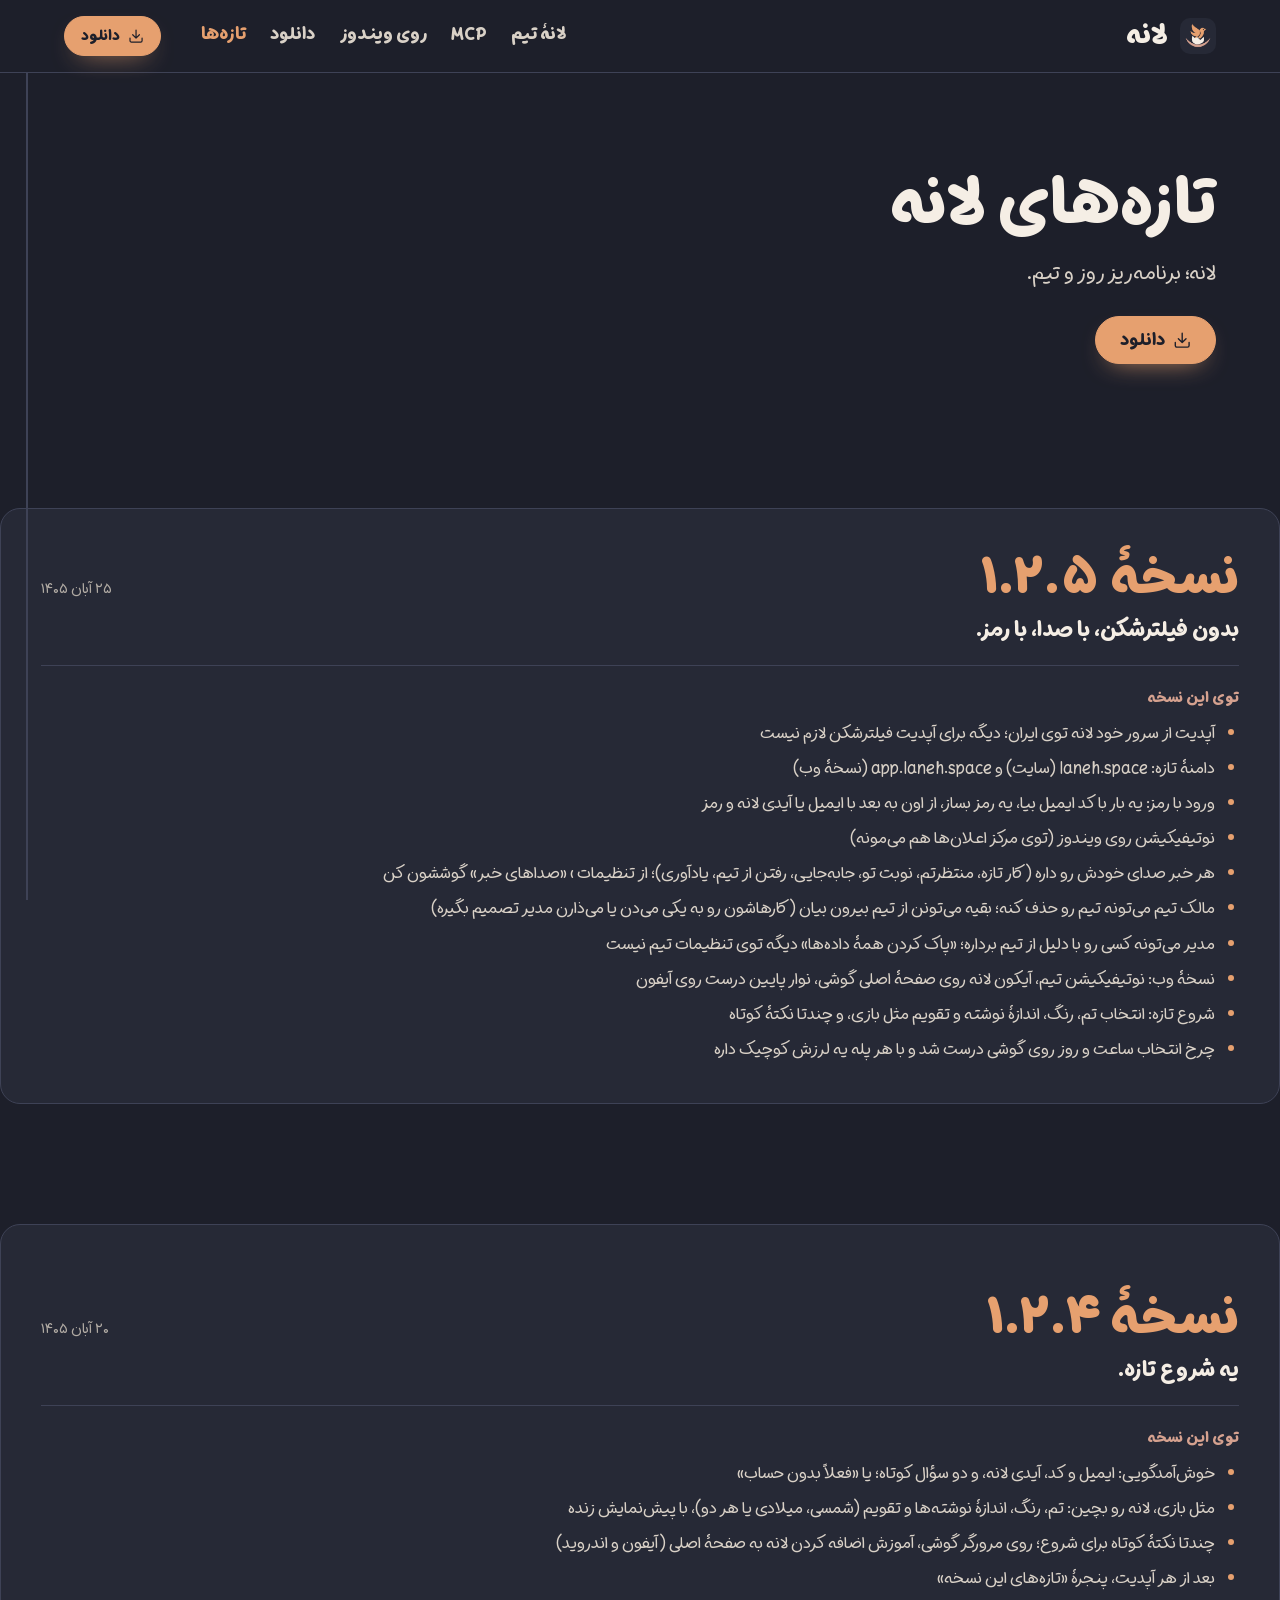
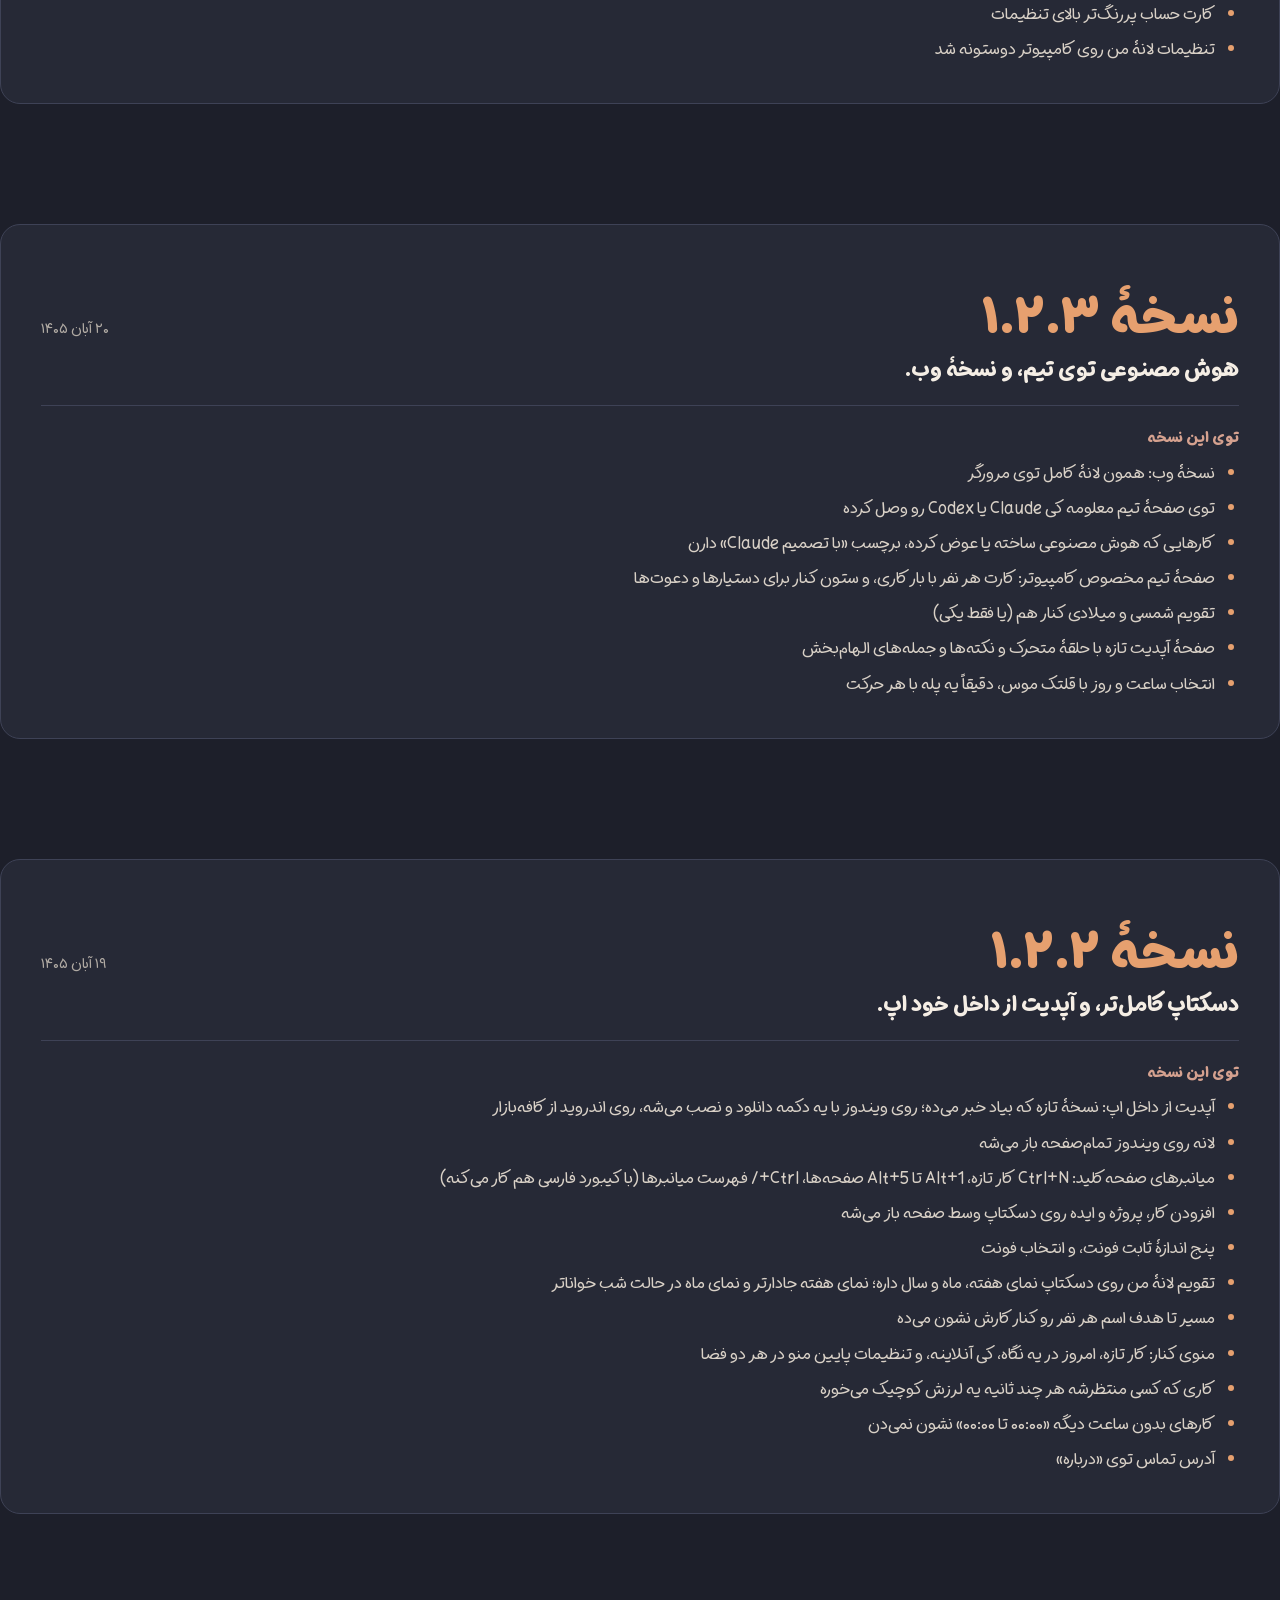
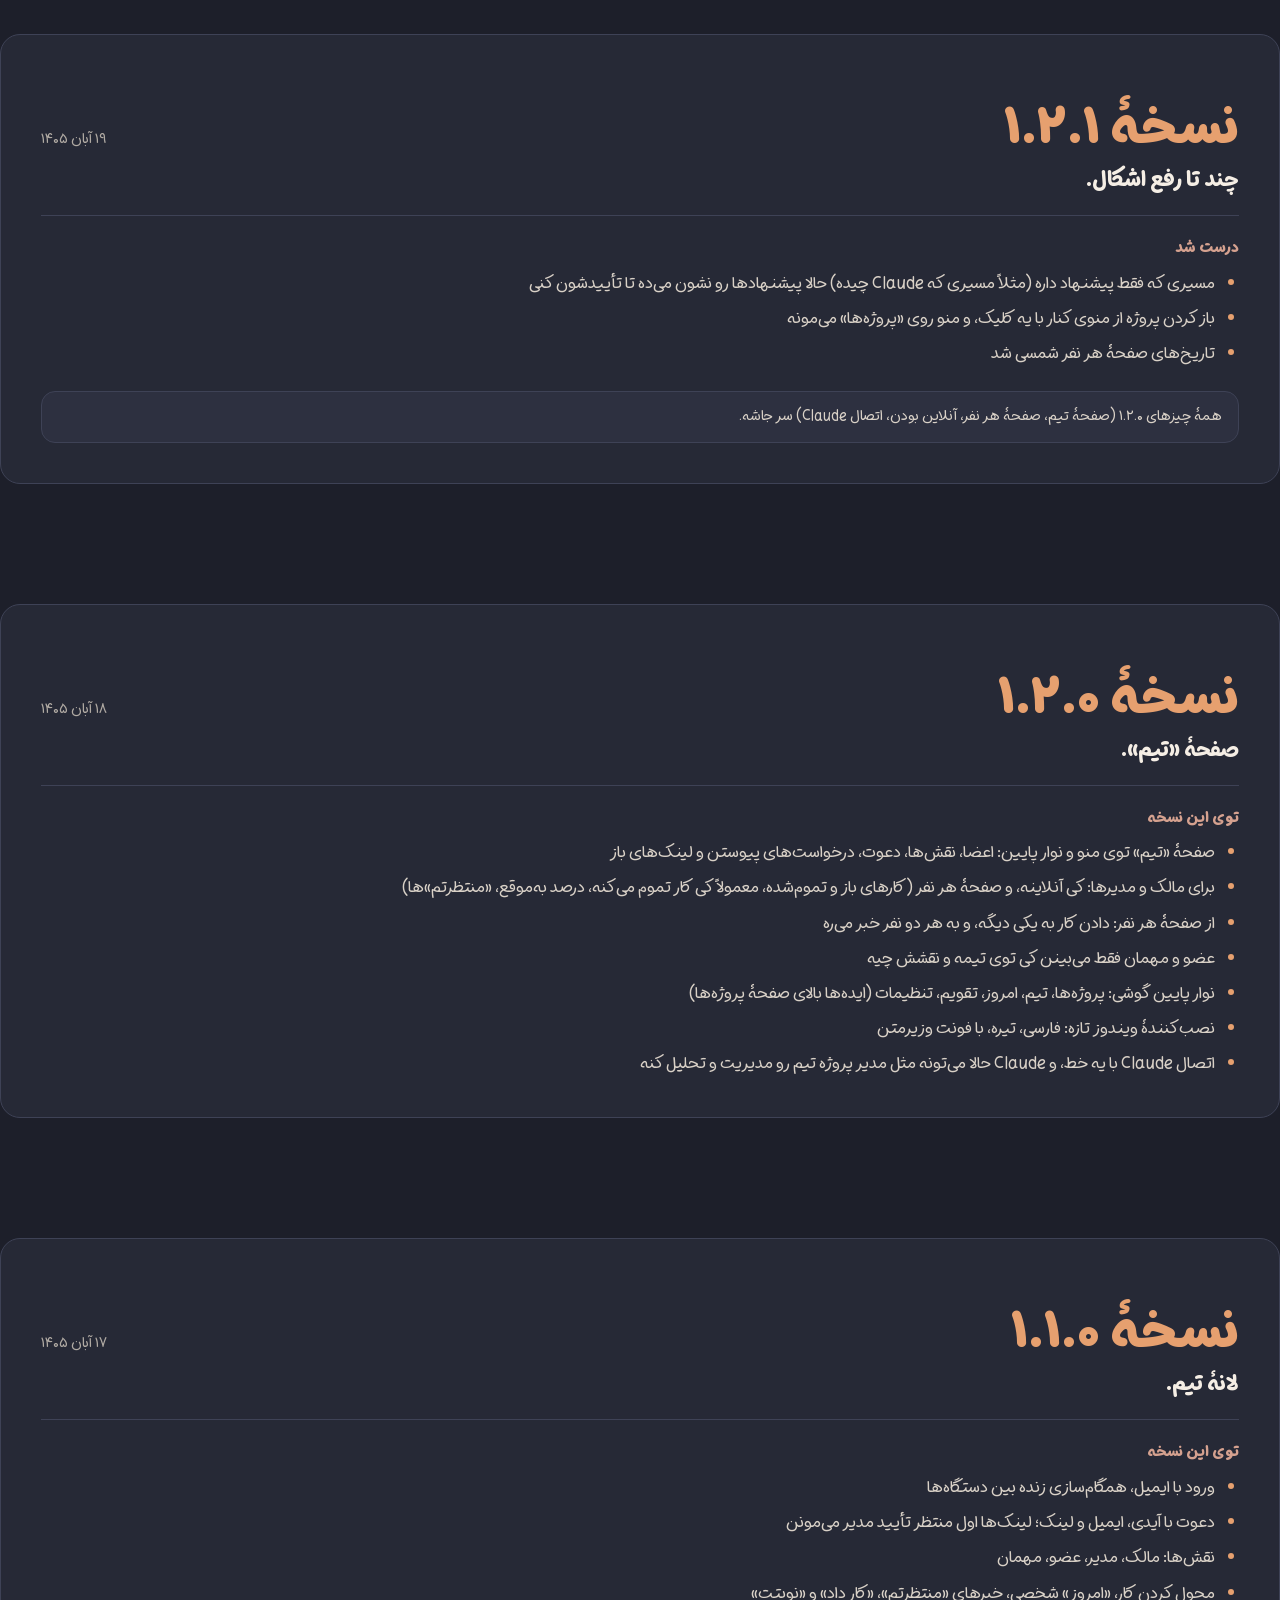
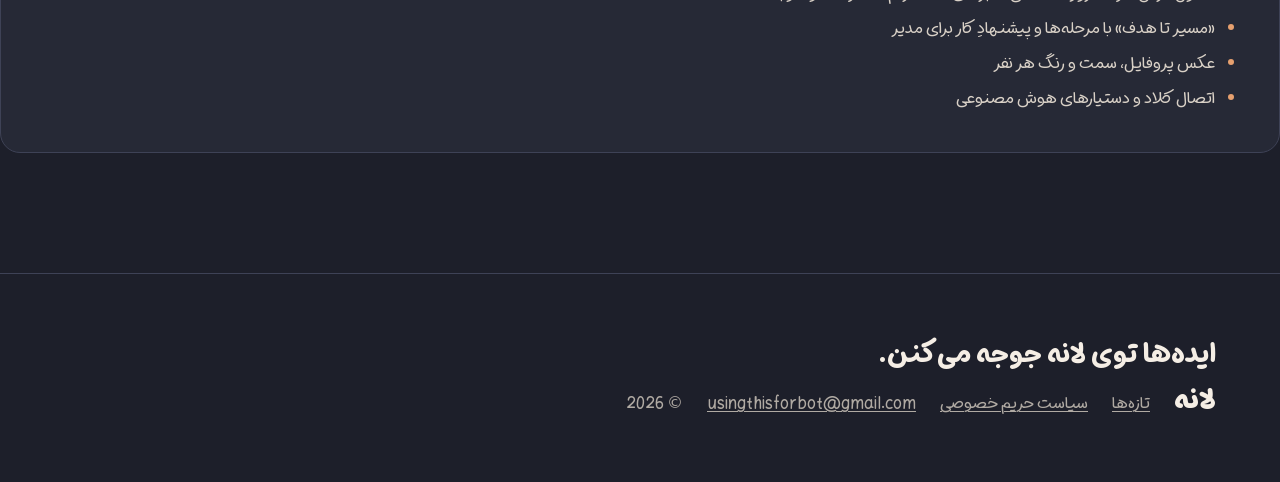
<file: changelog.html>
<!doctype html>
<html lang="fa" dir="rtl">
<head><meta charset="utf-8"><meta name="viewport" content="width=device-width,initial-scale=1">
<title>تازه‌ها | لانه</title>
<meta name="description" content="لانه؛ برنامه‌ریز روز و تیم.">
<meta name="theme-color" content="#262936">
<meta property="og:title" content="لانه"><meta property="og:description" content="لانه؛ برنامه‌ریز روز و تیم.">
<link rel="icon" href="assets/icon.png"><meta property="og:image" content="assets/icon.png">
<script>document.documentElement.classList.add('js');if(!matchMedia('(prefers-reduced-motion: reduce)').matches)document.documentElement.classList.add('m');</script>
<link rel="preload" href="assets/fonts/pofak-900.ttf" as="font" type="font/ttf" crossorigin>
<link rel="stylesheet" href="assets/style.css?v=mwimufx2">
</head><body>
<div class="spine" aria-hidden="true"></div>

<header class="bar"><div class="container bar-in">
  <a class="wordmark" href="index.html"><img src="assets/icon.png" alt="" width="36" height="36">لانه</a>
  <nav aria-label="لانه"><a href="index.html#team">لانهٔ تیم</a><a href="index.html#claude">MCP</a><a href="index.html#desktop">روی ویندوز</a><a href="index.html#download">دانلود</a><a href="changelog.html" aria-current="page">تازه‌ها</a></nav>
  <a class="btn btn--small btn--primary" href="index.html#download"><svg class="ic" viewBox="0 0 24 24" fill="none" stroke="currentColor" stroke-width="1.8" stroke-linecap="round" stroke-linejoin="round" aria-hidden="true"><path d="M21 15v4a2 2 0 0 1-2 2H5a2 2 0 0 1-2-2v-4M7 10l5 5 5-5M12 15V3"/></svg><span>دانلود</span></a>
</div></header>
<main><section class="log log-hero" aria-labelledby="log-h"><div class="container log-intro">
    <h1 id="log-h">تازه‌های لانه</h1>
    <p class="lead">لانه؛ برنامه‌ریز روز و تیم.</p>
    <p class="log-cta"><a class="btn btn--primary" href="index.html#download"><svg class="ic" viewBox="0 0 24 24" fill="none" stroke="currentColor" stroke-width="1.8" stroke-linecap="round" stroke-linejoin="round" aria-hidden="true"><path d="M21 15v4a2 2 0 0 1-2 2H5a2 2 0 0 1-2-2v-4M7 10l5 5 5-5M12 15V3"/></svg><span>دانلود</span></a></p>
  </div></section>
  
    <section class="log-release"><article class="container release" id="نسخهٔ-۱.۲.۵">
      <header class="release-header">
        <div class="release-meta">
          <h2 class="release-ver">نسخهٔ ۱.۲.۵</h2>
          <time class="release-date num">۲۵ آبان ۱۴۰۵</time>
        </div>
        <p class="release-tagline">بدون فیلترشکن، با صدا، با رمز.</p>
      </header>
      <div class="release-body">
        <h3 class="release-section">توی این نسخه</h3>
        <ul class="release-items"><li>آپدیت از سرور خود لانه توی ایران؛ دیگه برای آپدیت فیلترشکن لازم نیست</li><li>دامنهٔ تازه: laneh.space (سایت) و app.laneh.space (نسخهٔ وب)</li><li>ورود با رمز: یه بار با کد ایمیل بیا، یه رمز بساز، از اون به بعد با ایمیل یا آیدی لانه و رمز</li><li>نوتیفیکیشن روی ویندوز (توی مرکز اعلان‌ها هم می‌مونه)</li><li>هر خبر صدای خودش رو داره (کار تازه، منتظرتم، نوبت تو، جابه‌جایی، رفتن از تیم، یادآوری)؛ از تنظیمات › «صداهای خبر» گوششون کن</li><li>مالک تیم می‌تونه تیم رو حذف کنه؛ بقیه می‌تونن از تیم بیرون بیان (کارهاشون رو به یکی می‌دن یا می‌ذارن مدیر تصمیم بگیره)</li><li>مدیر می‌تونه کسی رو با دلیل از تیم برداره؛ «پاک کردن همهٔ داده‌ها» دیگه توی تنظیمات تیم نیست</li><li>نسخهٔ وب: نوتیفیکیشن تیم، آیکون لانه روی صفحهٔ اصلی گوشی، نوار پایین درست روی آیفون</li><li>شروع تازه: انتخاب تم، رنگ، اندازهٔ نوشته و تقویم مثل بازی، و چندتا نکتهٔ کوتاه</li><li>چرخ انتخاب ساعت و روز روی گوشی درست شد و با هر پله یه لرزش کوچیک داره</li></ul>
        
      </div>
    </article></section>
    <section class="log-release"><article class="container release" id="نسخهٔ-۱.۲.۴">
      <header class="release-header">
        <div class="release-meta">
          <h2 class="release-ver">نسخهٔ ۱.۲.۴</h2>
          <time class="release-date num">۲۰ آبان ۱۴۰۵</time>
        </div>
        <p class="release-tagline">یه شروع تازه.</p>
      </header>
      <div class="release-body">
        <h3 class="release-section">توی این نسخه</h3>
        <ul class="release-items"><li>خوش‌آمدگویی: ایمیل و کد، آیدی لانه، و دو سؤال کوتاه؛ یا «فعلاً بدون حساب»</li><li>مثل بازی، لانه رو بچین: تم، رنگ، اندازهٔ نوشته‌ها و تقویم (شمسی، میلادی یا هر دو)، با پیش‌نمایش زنده</li><li>چندتا نکتهٔ کوتاه برای شروع؛ روی مرورگر گوشی، آموزش اضافه کردن لانه به صفحهٔ اصلی (آیفون و اندروید)</li><li>بعد از هر آپدیت، پنجرهٔ «تازه‌های این نسخه»</li><li>کارت حساب پررنگ‌تر بالای تنظیمات</li><li>تنظیمات لانهٔ من روی کامپیوتر دوستونه شد</li></ul>
        
      </div>
    </article></section>
    <section class="log-release"><article class="container release" id="نسخهٔ-۱.۲.۳">
      <header class="release-header">
        <div class="release-meta">
          <h2 class="release-ver">نسخهٔ ۱.۲.۳</h2>
          <time class="release-date num">۲۰ آبان ۱۴۰۵</time>
        </div>
        <p class="release-tagline">هوش مصنوعی توی تیم، و نسخهٔ وب.</p>
      </header>
      <div class="release-body">
        <h3 class="release-section">توی این نسخه</h3>
        <ul class="release-items"><li>نسخهٔ وب: همون لانهٔ کامل توی مرورگر</li><li>توی صفحهٔ تیم معلومه کی Claude یا Codex رو وصل کرده</li><li>کارهایی که هوش مصنوعی ساخته یا عوض کرده، برچسب «با تصمیم Claude» دارن</li><li>صفحهٔ تیم مخصوص کامپیوتر: کارت هر نفر با بار کاری، و ستون کنار برای دستیارها و دعوت‌ها</li><li>تقویم شمسی و میلادی کنار هم (یا فقط یکی)</li><li>صفحهٔ آپدیت تازه با حلقهٔ متحرک و نکته‌ها و جمله‌های الهام‌بخش</li><li>انتخاب ساعت و روز با قلتک موس، دقیقاً یه پله با هر حرکت</li></ul>
        
      </div>
    </article></section>
    <section class="log-release"><article class="container release" id="نسخهٔ-۱.۲.۲">
      <header class="release-header">
        <div class="release-meta">
          <h2 class="release-ver">نسخهٔ ۱.۲.۲</h2>
          <time class="release-date num">۱۹ آبان ۱۴۰۵</time>
        </div>
        <p class="release-tagline">دسکتاپ کامل‌تر، و آپدیت از داخل خود اپ.</p>
      </header>
      <div class="release-body">
        <h3 class="release-section">توی این نسخه</h3>
        <ul class="release-items"><li>آپدیت از داخل اپ: نسخهٔ تازه که بیاد خبر می‌ده؛ روی ویندوز با یه دکمه دانلود و نصب می‌شه، روی اندروید از کافه‌بازار</li><li>لانه روی ویندوز تمام‌صفحه باز می‌شه</li><li>میانبرهای صفحه‌کلید: Ctrl+N کار تازه، Alt+1 تا Alt+5 صفحه‌ها، Ctrl+/ فهرست میانبرها (با کیبورد فارسی هم کار می‌کنه)</li><li>افزودن کار، پروژه و ایده روی دسکتاپ وسط صفحه باز می‌شه</li><li>پنج اندازهٔ ثابت فونت، و انتخاب فونت</li><li>تقویم لانهٔ من روی دسکتاپ نمای هفته، ماه و سال داره؛ نمای هفته جادارتر و نمای ماه در حالت شب خواناتر</li><li>مسیر تا هدف اسم هر نفر رو کنار کارش نشون می‌ده</li><li>منوی کنار: کار تازه، امروز در یه نگاه، کی آنلاینه، و تنظیمات پایین منو در هر دو فضا</li><li>کاری که کسی منتظرشه هر چند ثانیه یه لرزش کوچیک می‌خوره</li><li>کارهای بدون ساعت دیگه «۰۰:۰۰ تا ۰۰:۰۰» نشون نمی‌دن</li><li>آدرس تماس توی «درباره»</li></ul>
        
      </div>
    </article></section>
    <section class="log-release"><article class="container release" id="نسخهٔ-۱.۲.۱">
      <header class="release-header">
        <div class="release-meta">
          <h2 class="release-ver">نسخهٔ ۱.۲.۱</h2>
          <time class="release-date num">۱۹ آبان ۱۴۰۵</time>
        </div>
        <p class="release-tagline">چند تا رفع اشکال.</p>
      </header>
      <div class="release-body">
        <h3 class="release-section">درست شد</h3>
        <ul class="release-items"><li>مسیری که فقط پیشنهاد داره (مثلاً مسیری که Claude چیده) حالا پیشنهادها رو نشون می‌ده تا تأییدشون کنی</li><li>باز کردن پروژه از منوی کنار با یه کلیک، و منو روی «پروژه‌ها» می‌مونه</li><li>تاریخ‌های صفحهٔ هر نفر شمسی شد</li></ul>
        <p class="release-note">همهٔ چیزهای ۱.۲.۰ (صفحهٔ تیم، صفحهٔ هر نفر، آنلاین بودن، اتصال Claude) سر جاشه.</p>
      </div>
    </article></section>
    <section class="log-release"><article class="container release" id="نسخهٔ-۱.۲.۰">
      <header class="release-header">
        <div class="release-meta">
          <h2 class="release-ver">نسخهٔ ۱.۲.۰</h2>
          <time class="release-date num">۱۸ آبان ۱۴۰۵</time>
        </div>
        <p class="release-tagline">صفحهٔ «تیم».</p>
      </header>
      <div class="release-body">
        <h3 class="release-section">توی این نسخه</h3>
        <ul class="release-items"><li>صفحهٔ «تیم» توی منو و نوار پایین: اعضا، نقش‌ها، دعوت، درخواست‌های پیوستن و لینک‌های باز</li><li>برای مالک و مدیرها: کی آنلاینه، و صفحهٔ هر نفر (کارهای باز و تموم‌شده، معمولاً کی کار تموم می‌کنه، درصد به‌موقع، «منتظرتم»ها)</li><li>از صفحهٔ هر نفر: دادن کار به یکی دیگه، و به هر دو نفر خبر می‌ره</li><li>عضو و مهمان فقط می‌بینن کی توی تیمه و نقشش چیه</li><li>نوار پایین گوشی: پروژه‌ها، تیم، امروز، تقویم، تنظیمات (ایده‌ها بالای صفحهٔ پروژه‌ها)</li><li>نصب‌کنندهٔ ویندوز تازه: فارسی، تیره، با فونت وزیرمتن</li><li>اتصال Claude با یه خط، و Claude حالا می‌تونه مثل مدیر پروژه تیم رو مدیریت و تحلیل کنه</li></ul>
        
      </div>
    </article></section>
    <section class="log-release"><article class="container release" id="نسخهٔ-۱.۱.۰">
      <header class="release-header">
        <div class="release-meta">
          <h2 class="release-ver">نسخهٔ ۱.۱.۰</h2>
          <time class="release-date num">۱۷ آبان ۱۴۰۵</time>
        </div>
        <p class="release-tagline">لانهٔ تیم.</p>
      </header>
      <div class="release-body">
        <h3 class="release-section">توی این نسخه</h3>
        <ul class="release-items"><li>ورود با ایمیل، همگام‌سازی زنده بین دستگاه‌ها</li><li>دعوت با آیدی، ایمیل و لینک؛ لینک‌ها اول منتظر تأیید مدیر می‌مونن</li><li>نقش‌ها: مالک، مدیر، عضو، مهمان</li><li>محول کردن کار، «امروز» شخصی، خبرهای «منتظرتم»، «کار داد» و «نوبتت»</li><li>«مسیر تا هدف» با مرحله‌ها و پیشنهادِ کار برای مدیر</li><li>عکس پروفایل، سمت و رنگ هر نفر</li><li>اتصال کلاد و دستیارهای هوش مصنوعی</li></ul>
        
      </div>
    </article></section></main>
<footer class="colophon"><div class="container">
  <p class="colophon-line">ایده‌ها توی لانه جوجه می‌کنن.</p>
  <p><b>لانه</b> <a href="changelog.html">تازه‌ها</a> <a href="https://github.com/iamTheSilent/laneh-releases/blob/main/privacy.md" target="_blank" rel="noopener">سیاست حریم خصوصی</a> <a href="mailto:usingthisforbot@gmail.com">usingthisforbot@gmail.com</a> <span class="num">© 2026</span></p>
</div></footer>
<script src="assets/app.js?v=mwimufx2" defer></script>
</body></html>
</file>
<file: assets/style.css>
/* Hallmark · shape: Map / Diagram (draw 1286b0) · genre: playful · theme: brand · redesign: full · copy: verbatim
 * paper: oklch(24.2% 0.021 277) · accent: oklch(76.3% 0.106 55) · display: Pofak · body: Pofak · hero: Stage (swapped from Banner: the user asked for the flapping logo and embers on the first screen) · nav: slab bar (swapped from masthead: the genre refuses it) · footer: colophon block · signature: the brand bird hatching, its wing beating, embers rising from the nest
 * axes: dark/rounded-sans/warm · posture: Stage · contrast: pass · fold: pass · v2.0.0 */
/* Hallmark · pre-emit critique: P3 H3 E3 S3 R2 V3 · weakest: R, the Claude section carries the user's long copy verbatim; the map carries the structure so the words can sit in one column */
/* Hallmark · waive 80 · div.hero-mark is the brand mark itself (assets/icon.png shapes), div.flow-stage is the product built from lib/features/plans/plan_flow.dart · the owner asked for the flapping logo in the hero and for «مسیر تا هدف» live instead of a screenshot */
/* Hallmark · waive 44c · .hero has min-height calc(100svh - bar); the 1440x900 render shows the mark and the text filling the screen · the measure stops at the text column, the mark carries the rest */
/* Hallmark · waive 79 · same evidence as 44c: the 484px is beside the text column, occupied by the mark and embers · the empty band is the mark and embers beside the text, centring it would push the logo off the first screen */
/* Hallmark · waive 77 · changelog.html: «نسخهٔ ۱.۲.۱» is a three-fix release · the owner’s release notes are verbatim, never padded */
/* Hallmark · dropped https://37-32-38-170.sslip.io/app/ · release 1.2.5 moved the web app to https://app.laneh.space, which every web button now opens */
/* Hallmark · dropped https://cdnjs.cloudflare.com/ajax/libs/gsap/3.12.5/gsap.min.js, https://cdnjs.cloudflare.com/ajax/libs/gsap/3.12.5/ScrollTrigger.min.js, https://unpkg.com/lenis@1.1.13/dist/lenis.min.js, brand-loader, main-nav, nav-backdrop, nav-drawer, nav-toggle, top · the new page needs no scroll library and the slab bar has no drawer (the links repeat in the footer and the sections) */
@import url("./tokens.css");
@import url("./base.css");

@font-face { font-family: "Pofak"; src: url("fonts/pofak-400.ttf") format("truetype"); font-weight: 400; font-display: swap; }
@font-face { font-family: "Pofak"; src: url("fonts/pofak-500.ttf") format("truetype"); font-weight: 500; font-display: swap; }
@font-face { font-family: "Pofak"; src: url("fonts/pofak-600.ttf") format("truetype"); font-weight: 600 700; font-display: swap; }
@font-face { font-family: "Pofak"; src: url("fonts/pofak-800.ttf") format("truetype"); font-weight: 800; font-display: swap; }
@font-face { font-family: "Pofak"; src: url("fonts/pofak-900.ttf") format("truetype"); font-weight: 900; font-display: swap; }

html { scroll-behavior: smooth; }
body { line-height: 1.8; }
h1, h2, h3 { line-height: 1.25; }
strong { font-weight: 800; color: var(--color-accent); }
code { font-family: var(--font-mono); }
.ic { width: 1.15em; height: 1.15em; flex: none; }
section { padding-block: var(--section-gap); }

/* Scroll progress spine */
.spine { position: fixed; inset-block: 0; left: max(1rem, 2vw); width: 2px; background: var(--color-rule); z-index: var(--z-sticky); pointer-events: none; }
.spine::after { content: ""; position: absolute; inset: 0; background: var(--color-spine); transform-origin: top; transform: scaleY(var(--spine-p, 0)); }
@media (max-width: 40rem) { .spine { display: none; } }
@supports (animation-timeline: scroll()) {
  @media (prefers-reduced-motion: no-preference) and (min-width: 40rem) {
    .spine::after { animation: spine-grow linear both; animation-timeline: scroll(root); }
    @keyframes spine-grow { to { transform: scaleY(1); } }
  }
}

/* Controls: one filled primary, quiet outlines elsewhere; all eight states */
.btn { display: inline-flex; align-items: center; gap: var(--space-xs); min-height: 48px; padding: 0 var(--space-lg); border: 1px solid var(--color-rule); border-radius: var(--radius-pill); background: transparent; color: var(--color-ink); font: 800 var(--text-md)/1 var(--font-body); white-space: nowrap; text-decoration: none; cursor: pointer; transition: background-color var(--dur-short) var(--ease-out), border-color var(--dur-short) var(--ease-out), transform var(--dur-micro) var(--ease-out); }
.btn:hover { background: var(--color-paper-3); border-color: var(--color-muted); }
.btn:active { transform: translateY(1px); }
.btn:focus-visible { outline: 2px solid var(--color-focus); outline-offset: 2px; }
.btn:disabled, .btn[aria-disabled="true"] { opacity: 0.55; cursor: not-allowed; transform: none; }
.btn[aria-busy="true"] { cursor: progress; }
.btn--primary { background: var(--color-accent); border-color: var(--color-accent); color: var(--color-accent-ink); box-shadow: 0 10px 26px -14px var(--color-accent); }
.btn--primary:hover { background: var(--color-focus); border-color: var(--color-focus); }
.btn--small { min-height: 40px; padding: 0 var(--space-md); font-size: var(--text-sm); }
a:not(.btn):hover { color: var(--color-accent); }
a:focus-visible, [tabindex]:focus-visible, button:focus-visible { outline: 2px solid var(--color-focus); outline-offset: 2px; }

/* Intro (the app's own hatching animation); hidden without script or with reduced motion */
.loader { display: none; }
.m .loader { position: fixed; inset: 0; z-index: var(--z-modal); display: grid; place-items: center; background: var(--color-paper-2); }

/* Bar: a solid slab, wordmark, the page's destinations, one action with sliding indicator */
.bar { position: sticky; top: 0; z-index: var(--z-sticky-nav); background: var(--color-paper); border-bottom: 1px solid var(--color-rule); }
.bar-in { display: flex; align-items: center; gap: var(--space-xl); min-height: 72px; }
.wordmark { display: inline-flex; align-items: center; gap: var(--space-sm); font: 900 var(--text-xl)/1 var(--font-display); text-decoration: none; }
.wordmark img { width: 36px; height: 36px; border-radius: 10px; }
.bar nav { position: relative; display: flex; gap: var(--space-lg); margin-inline-start: auto; padding-bottom: var(--space-2xs); }
.bar nav a { position: relative; color: var(--color-ink-2); font-weight: 800; text-decoration: none; transition: color var(--dur-short) var(--ease-out); }
.bar nav a:hover, .bar nav a[aria-current="true"] { color: var(--color-ink); }
.nav-thumb { position: absolute; bottom: 0; inset-inline-start: 0; width: 40px; height: 2px; background: var(--color-accent); border-radius: var(--radius-pill); pointer-events: none; opacity: 0; transform-origin: start center; transition: transform var(--dur-short) var(--ease-out), opacity var(--dur-short) var(--ease-out); }

/* Hero (Stage): the head and actions on five columns, the brand mark on seven */
.hero { padding-block: var(--space-2xl) var(--space-3xl); }
.hero-grid { display: grid; grid-template-columns: minmax(0, 5fr) minmax(0, 7fr); gap: var(--space-3xl); align-items: center; min-height: calc(100svh - 72px - var(--space-2xl) - var(--space-3xl)); }
.hero h1 { font-size: clamp(4.5rem, 9vw, 8.5rem); max-width: none; }
.h1-sub { display: block; margin-top: var(--space-sm); font-size: var(--text-xl); font-weight: 800; color: var(--color-ink-2); }
.hero .lead { margin-top: var(--space-lg); font-size: var(--text-2xl); font-weight: 800; color: var(--color-ink); line-height: 1.5; text-wrap: balance; }
.actions { display: flex; flex-wrap: wrap; gap: var(--space-sm); margin-top: var(--space-xl); }
.hero-note { margin-top: var(--space-lg); font-size: var(--text-sm); color: var(--color-muted); }
.hero-mark { position: relative; display: grid; place-items: center; aspect-ratio: 7 / 6; }
.hero-mark::before { content: ""; position: absolute; inset: 8% 10% 0; border-radius: 50%; background: radial-gradient(closest-side, var(--color-ember-glow), transparent); }
.embers { position: absolute; inset: 0; width: 100%; height: 100%; pointer-events: none; }

/* The brand bird: beating wing & pointer lean */
.mark { position: relative; width: 78%; height: auto; overflow: visible; }
.mark-nest { fill: var(--color-nest); }
.mark-wing, .mark-body { fill: var(--color-accent); }
.mark-shade { fill: var(--color-paper-2); }
.mark-egg { fill: var(--color-egg); }
.mark-lean { transform-box: view-box; transform-origin: 515px 600px; will-change: transform; }
.mark-bird { transform-box: view-box; transform-origin: 515px 600px; }
.mark-wing { transform-box: view-box; transform-origin: 470px 540px; }

.m .mark-bird { animation: bob 4.8s var(--ease-in-out) infinite; }
.m .mark-wing { animation: flap 2.4s var(--ease-in-out) infinite; }

/* Faster happy flap on hover/focus of primary CTA */
.m .hero-mark.is-happy .mark-wing {
  animation: happy-flap 0.7s var(--ease-in-out) infinite;
}
.m .hero-mark.is-happy .mark-bird {
  animation: happy-bob 1.4s var(--ease-in-out) infinite;
}

@keyframes flap {
  0%, 100% { transform: rotate(0deg); }
  35% { transform: rotate(-14deg); }
  55% { transform: rotate(3deg); }
  75% { transform: rotate(-6deg); }
}
@keyframes happy-flap {
  0%, 100% { transform: rotate(0deg); }
  30% { transform: rotate(-22deg); }
  55% { transform: rotate(8deg); }
  75% { transform: rotate(-14deg); }
}
@keyframes bob {
  0%, 100% { transform: translateY(0); }
  50% { transform: translateY(-10px); }
}
@keyframes happy-bob {
  0%, 100% { transform: translateY(0); }
  50% { transform: translateY(-16px); }
}

/* Hero reveal: content visible by default; hide state scoped to script, orchestrated entrance on handoff */
.hero-reveal { opacity: 1; transform: none; }
.js.m.intro-active .hero-reveal {
  opacity: 0;
  transform: translateY(8px);
}
.js.m.hero-in .hero-reveal {
  opacity: 1;
  transform: none;
  transition: opacity var(--dur-long) var(--ease-out), transform var(--dur-long) var(--ease-out);
  transition-delay: calc(var(--i, 0) * 80ms);
}

/* Screenshots: real files, rounded, a hairline; never a drawn window or device */
.shot { width: 100%; height: auto; border-radius: var(--radius-card); outline: 1px solid var(--color-rule); outline-offset: -1px; box-shadow: var(--shadow-card); }
.shot--phone { border-radius: 28px; }
figure { margin: 0; }

/* Two nests: the Today screen leads, the two kinds of nest beside it */
.nests { padding-top: 0; }
.nests-grid { display: grid; grid-template-columns: minmax(0, 8fr) minmax(0, 4fr); gap: var(--space-3xl); align-items: center; }
.nests-shot { position: relative; }
.nests-phone { position: absolute; inset-inline-end: calc(-1 * var(--space-xl)); bottom: calc(-1 * var(--space-xl)); width: 26%; }
.nests-list { display: grid; gap: var(--space-2xl); }
.nest h2 { font-size: var(--text-2xl); padding-bottom: var(--space-sm); border-bottom: 3px solid var(--nest); }
.nest ul { margin: var(--space-md) 0 0; padding: 0; list-style: none; display: grid; gap: var(--space-xs); font-size: var(--text-lg); }
.nest li::before { content: ""; display: inline-block; width: 8px; height: 8px; margin-inline-end: var(--space-sm); border-radius: 2px; background: var(--nest); transform: translateY(-2px); }

/* Team (Pinned): stageshow framing with camera zoom per step; static under 60rem */
.team { background: var(--color-paper-2); }
.team h2 { margin-bottom: var(--space-2xl); }
.pinned { display: grid; grid-template-columns: minmax(0, 5fr) minmax(0, 7fr); gap: var(--space-3xl); }
.pinned-steps { margin: 0; padding: 0; list-style: none; counter-reset: s; }
.pstep { counter-increment: s; min-height: 64vh; display: grid; align-content: center; gap: var(--space-sm); padding-block: var(--space-xl); border-top: 1px solid var(--color-rule); }
.pstep:first-child { border-top: 0; }
.pstep h3 { font-size: var(--text-3xl); }
.pstep h3::before { content: counter(s, persian) "  "; color: var(--color-accent); }
.pstep p { font-size: var(--text-lg); color: var(--color-ink-2); }
.pstep-shot { display: none; }

.pinned-stage { position: sticky; top: calc(72px + var(--space-2xl)); height: fit-content; display: grid; }
.pframe { grid-area: 1 / 1; display: grid; place-items: center; opacity: 0; pointer-events: none; transition: opacity var(--dur-long) var(--ease-out); }
.pframe.is-on { opacity: 1; pointer-events: auto; }

/* Fixed camera viewport */
.pframe-viewport {
  width: 100%;
  aspect-ratio: 16 / 10;
  overflow: hidden;
  border-radius: var(--radius-card);
  outline: 1px solid var(--color-rule);
  outline-offset: -1px;
  box-shadow: var(--shadow-card);
  background: var(--color-paper-3);
  position: relative;
  display: flex;
  align-items: center;
  justify-content: center;
}
.pframe-viewport .shot {
  width: 100%;
  height: auto;
  border-radius: 0;
  outline: none;
  box-shadow: none;
  transform-origin: center center;
  transition: transform var(--dur-slow) var(--ease-out);
}

/* Camera crops per step */
.pframe[data-cam="goal"] .shot { transform: scale(1.36) translate(0%, 5%); }
.pframe[data-cam="roles"] .shot { transform: scale(1.42) translate(12%, 8%); }
.pframe[data-cam="person"] .shot { transform: scale(1.38) translate(-10%, 10%); }

/* Phone frames: large, prominent phone stage */
.pframe--phone .pframe-viewport {
  width: min(100%, 340px);
  aspect-ratio: 384 / 821;
  max-height: min(72vh, 580px);
  border-radius: 32px;
  background: var(--color-paper);
}
.pframe--phone .shot {
  width: 100%;
  height: 100%;
  object-fit: contain;
  transform: none !important;
}

/* Live «مسیر تا هدف» frame and component */
.pframe--live {
  width: 100%;
}
.pframe--live .pframe-viewport {
  aspect-ratio: auto;
  min-height: 500px;
  background: var(--color-paper-2);
  display: flex;
  align-items: stretch;
  justify-content: stretch;
}
.plan-live {
  width: 100%;
  height: 100%;
  display: flex;
  flex-direction: column;
  background: var(--color-paper-2);
  border-radius: var(--radius-card);
  outline: 1px solid var(--color-rule);
  outline-offset: -1px;
  box-shadow: var(--shadow-card);
  overflow: hidden;
  font-family: var(--font-body);
}
.pframe--live .plan-live {
  outline: none;
  box-shadow: none;
  border-radius: 0;
}

/* Plan Top Bar */
.plan-topbar {
  display: flex;
  align-items: center;
  justify-content: space-between;
  gap: var(--space-md);
  padding: var(--space-sm) var(--space-md);
  background: var(--color-paper-3);
  border-bottom: 1px solid var(--color-rule);
}
.plan-meta {
  display: flex;
  align-items: center;
  gap: var(--space-sm);
  min-width: 0;
}
.plan-app-ic {
  display: grid;
  place-items: center;
  width: 32px;
  height: 32px;
  border-radius: var(--radius-input);
  background: var(--color-now-bg);
  color: var(--color-accent);
  flex: none;
}
.plan-app-ic .ic { width: 18px; height: 18px; }
.plan-titles {
  display: flex;
  flex-direction: column;
  min-width: 0;
  line-height: 1.3;
}
.plan-crumb {
  font-size: var(--text-xs);
  color: var(--color-muted);
  white-space: nowrap;
  overflow: hidden;
  text-overflow: ellipsis;
}
.plan-name {
  font-size: var(--text-md);
  font-weight: 800;
  color: var(--color-ink);
  white-space: nowrap;
  overflow: hidden;
  text-overflow: ellipsis;
}
.plan-controls {
  display: flex;
  align-items: center;
  gap: var(--space-xs);
  flex: none;
}
.plan-pill {
  display: inline-flex;
  align-items: center;
  gap: var(--space-2xs);
  padding: var(--space-3xs) var(--space-sm);
  border-radius: var(--radius-pill);
  background: var(--color-accent);
  color: var(--color-accent-ink);
  font-size: var(--text-xs);
  font-weight: 800;
}
.plan-pill .ic { width: 12px; height: 12px; }
.plan-badge {
  display: inline-flex;
  align-items: center;
  padding: var(--space-3xs) var(--space-xs);
  border-radius: var(--radius-pill);
  background: var(--color-paper-2);
  border: 1px solid var(--color-rule);
  color: var(--color-ink-2);
  font-size: var(--text-xs);
  font-weight: 800;
}

/* Plan Layout */
.plan-layout {
  display: grid;
  grid-template-columns: 190px minmax(0, 1fr);
  gap: var(--space-md);
  padding: var(--space-md);
  flex: 1;
  min-height: 0;
}

/* Pace Card */
.plan-pace {
  display: flex;
  flex-direction: column;
  gap: var(--space-xs);
  padding: var(--space-md);
  background: var(--color-paper-3);
  border-radius: var(--radius-input);
  border: 1px solid var(--color-rule);
}
.plan-pace-head {
  display: flex;
  align-items: center;
  gap: var(--space-2xs);
  font-size: var(--text-sm);
  font-weight: 800;
  color: var(--color-ink);
}
.plan-pace-head .ic {
  color: var(--color-accent);
}
.pace-ring-box {
  position: relative;
  display: grid;
  place-items: center;
  width: 96px;
  height: 96px;
  margin-inline: auto;
  margin-block: var(--space-2xs);
}
.pace-svg {
  width: 100%;
  height: 100%;
}
.pace-track {
  stroke: var(--color-rule);
}
.pace-ring {
  transform: rotate(-90deg);
  transform-origin: 50px 50px;
  transition: stroke-dashoffset 1100ms var(--ease-out);
}
.pace-ring--time {
  stroke: var(--color-personal);
  stroke-dasharray: 100;
  stroke-dashoffset: 53;
}
.pace-ring--work {
  stroke: var(--color-accent);
  stroke-dasharray: 100;
  stroke-dashoffset: 62;
}
.js.m .plan-live:not(.is-drawn) .pace-ring {
  stroke-dashoffset: 100;
}
.pace-pct {
  position: absolute;
  font-size: var(--text-xl);
  font-weight: 900;
  color: var(--color-ink);
  line-height: 1;
}
.pace-count {
  font-size: var(--text-xs);
  color: var(--color-muted);
  text-align: center;
  margin: 0;
}
.pace-bars {
  display: grid;
  gap: var(--space-2xs);
  margin-top: var(--space-2xs);
}
.pace-bar-row {
  display: flex;
  justify-content: space-between;
  font-size: var(--text-xs);
  color: var(--color-ink-2);
  line-height: 1.2;
}
.pace-bar-track {
  height: 4px;
  border-radius: var(--radius-input);
  background: var(--color-rule);
  overflow: hidden;
}
.pace-bar-fill {
  height: 100%;
  width: var(--p, 0%);
  border-radius: var(--radius-input);
}
.pace-bar-fill--work { background: var(--color-accent); }
.pace-bar-fill--time { background: var(--color-personal); }
.pace-chips {
  display: flex;
  align-items: center;
  gap: var(--space-2xs);
  flex-wrap: wrap;
  margin-top: var(--space-2xs);
}
.pace-chip {
  display: inline-flex;
  padding: var(--space-3xs) var(--space-xs);
  border-radius: var(--radius-input);
  font-size: var(--text-xs);
  font-weight: 800;
}
.pace-chip--behind {
  color: var(--color-error);
  background: var(--color-badge-red-bg);
}
.pace-deadline {
  font-size: var(--text-xs);
  color: var(--color-muted);
}
.pace-forecast {
  font-size: var(--text-xs);
  color: var(--color-muted);
  line-height: 1.4;
  margin: var(--space-3xs) 0 0;
}

/* Plan Board */
.plan-board {
  display: flex;
  flex-direction: column;
  gap: var(--space-xs);
  min-width: 0;
}

/* Proposal strip */
.plan-proposal {
  display: flex;
  align-items: center;
  justify-content: space-between;
  gap: var(--space-sm);
  padding: var(--space-2xs) var(--space-sm);
  border-radius: var(--radius-input);
  background: var(--color-now-bg);
  border: 1px solid var(--color-now-border);
  font-size: var(--text-xs);
  outline: none;
}
.plan-proposal:focus-visible {
  outline: 2px solid var(--color-focus);
  outline-offset: 2px;
}
.proposal-main {
  display: flex;
  align-items: center;
  gap: var(--space-xs);
  min-width: 0;
}
.proposal-main .avatar {
  width: 22px;
  height: 22px;
  border-radius: 50%;
  object-fit: cover;
  flex: none;
}
.proposal-title {
  font-weight: 800;
  color: var(--color-ink);
  white-space: nowrap;
}
.proposal-sub {
  color: var(--color-muted);
  white-space: nowrap;
  overflow: hidden;
  text-overflow: ellipsis;
}
.proposal-meta {
  display: flex;
  align-items: center;
  gap: var(--space-xs);
  flex: none;
}
.proposal-waiting {
  color: var(--color-accent);
  font-weight: 800;
}
.proposal-btns {
  display: flex;
  align-items: center;
  gap: var(--space-3xs);
}
.pbtn {
  display: grid;
  place-items: center;
  width: 20px;
  height: 20px;
  border-radius: 50%;
  background: var(--color-paper-2);
}
.pbtn .ic { width: 12px; height: 12px; }
.pbtn--check { color: var(--color-success); }
.pbtn--edit { color: var(--color-ink-2); }
.pbtn--drop { color: var(--color-error); }

/* Flow Scroller */
.flow-scroller {
  position: relative;
  overflow-x: auto;
  overflow-y: hidden;
  overscroll-behavior-x: contain;
  -webkit-overflow-scrolling: touch;
  border-radius: var(--radius-input);
  background: var(--color-paper-3);
  border: 1px solid var(--color-rule);
  padding-block: var(--space-sm);
}
.flow-scroller:focus-visible {
  outline: 2px solid var(--color-focus);
  outline-offset: 2px;
}
.flow-stage {
  position: relative;
  width: 760px;
  height: 230px;
  flex: none;
  margin-inline: auto;
}

/* SVG Connection layer */
.flow-svg {
  position: absolute;
  inset: 0;
  width: 760px;
  height: 230px;
  pointer-events: none;
}
.flow-edge {
  fill: none;
  stroke-linecap: round;
  stroke-dasharray: 120;
  stroke-dashoffset: 0;
  transition: stroke-dashoffset var(--dur-long) var(--ease-out);
}
.flow-edge--done { stroke: var(--color-done-line); stroke-width: 2px; }
.flow-edge--done-faint { stroke: var(--color-done-line-faint); stroke-width: 2px; }
.flow-edge--wait { stroke: var(--color-wait-line); stroke-width: 2px; }
.flow-edge--lock { stroke: var(--color-locked-line); stroke-width: 2px; }
.flow-edge--main { stroke: var(--color-accent); stroke-width: 3px; }

/* Intro draw-in */
.js.m .plan-live:not(.is-drawn) .flow-edge {
  stroke-dashoffset: 120;
}
.js.m .plan-live.is-drawn .flow-edge[data-stage="0"] { transition-delay: 0ms; }
.js.m .plan-live.is-drawn .flow-edge[data-stage="1"] { transition-delay: 240ms; }
.js.m .plan-live.is-drawn .flow-edge[data-stage="2"] { transition-delay: 480ms; }
.js.m .plan-live.is-drawn .flow-edge[data-stage="3"] { transition-delay: 720ms; }
.js.m .plan-live.is-drawn .flow-edge[data-stage="4"] { transition-delay: 960ms; }

/* Main path flowing dashes */
.flow-dash {
  fill: none;
  stroke: var(--color-flow-dash);
  stroke-width: 1.6;
  stroke-linecap: round;
  stroke-dasharray: 6 16;
  animation: flow-dashes 2.4s linear infinite;
}
@keyframes flow-dashes {
  from { stroke-dashoffset: 0; }
  to { stroke-dashoffset: -22px; }
}

/* Column headers */
.col-head {
  position: absolute;
  top: var(--space-2xs);
  left: var(--cx);
  transform: translateX(-50%);
  font-size: var(--text-xs);
  font-weight: 800;
  color: var(--color-muted);
  white-space: nowrap;
}
.col-head--1 { opacity: 0.55; }

/* Endpoints */
.node-endpoint {
  position: absolute;
  left: var(--x);
  top: var(--y);
  transform: translate(-50%, -50%);
  display: flex;
  flex-direction: column;
  align-items: center;
}
.endpoint-circle {
  width: 28px;
  height: 28px;
  border-radius: 50%;
  background: var(--color-paper-2);
  border: 1px solid var(--color-rule);
  display: grid;
  place-items: center;
  color: var(--color-ink-2);
}
.endpoint-circle .ic { width: 14px; height: 14px; }
.endpoint-circle--goal {
  width: 44px;
  height: 44px;
  background: var(--color-accent);
  color: var(--color-accent-ink);
  border: 4px solid var(--color-now-bg);
  box-shadow: 0 0 20px var(--color-glow-soft);
}
.endpoint-circle--goal .ic { width: 22px; height: 22px; }
.endpoint-label {
  font-size: var(--text-xs);
  color: var(--color-muted);
  font-weight: 800;
  margin-top: var(--space-3xs);
}
.endpoint-label--goal {
  color: var(--color-accent);
  font-weight: 800;
}

/* Task Nodes */
.task-node {
  position: absolute;
  left: var(--x);
  top: var(--y);
  width: var(--w);
  height: var(--h);
  padding: 0 var(--space-xs);
  border-radius: var(--radius-input);
  background: var(--color-paper-2);
  border: 1px solid var(--color-rule);
  display: flex;
  align-items: center;
  gap: var(--space-xs);
  transition: opacity var(--dur-short) var(--ease-out), transform var(--dur-short) var(--ease-out), border-color var(--dur-short) var(--ease-out);
}
.task-node:hover {
  transform: translateY(-1px);
}
.task-node--done {
  opacity: 0.75;
  border-color: var(--color-done-line-faint);
}
.task-node--main {
  border: 1.5px solid var(--color-accent);
}
.task-node--now {
  background: var(--color-now-bg);
  border: 1.5px solid var(--color-now-border);
  box-shadow: 0 0 16px var(--color-glow-soft);
}

/* Node check */
.node-check {
  width: 18px;
  height: 18px;
  border-radius: 50%;
  border: 1px solid var(--color-rule);
  flex: none;
  display: grid;
  place-items: center;
}
.node-check--done {
  background: var(--color-success);
  border-color: var(--color-success);
  color: var(--color-ink);
}
.node-check--done .ic { width: 12px; height: 12px; }
.node-check--open {
  background: transparent;
}
.node-check--now {
  background: var(--color-personal);
  border-color: var(--color-personal);
  color: var(--color-accent-ink);
  font-size: 11px;
  font-weight: 900;
  line-height: 1;
}

/* Node body */
.node-body {
  flex: 1;
  min-width: 0;
  display: flex;
  flex-direction: column;
  justify-content: center;
  line-height: 1.25;
}
.node-title {
  font-size: 11.5px;
  font-weight: 800;
  color: var(--color-ink);
  white-space: nowrap;
  overflow: hidden;
  text-overflow: ellipsis;
}
.node-meta {
  display: flex;
  align-items: center;
  justify-content: space-between;
  gap: var(--space-2xs);
  margin-top: var(--space-3xs);
}
.node-date {
  font-size: 10px;
  color: var(--color-muted);
}
.node-meta .avatar {
  width: 16px;
  height: 16px;
  border-radius: 50%;
  object-fit: cover;
  flex: none;
}
.node-user-chip {
  font-size: 10px;
  font-weight: 800;
  color: var(--color-accent);
  background: var(--color-now-bg);
  padding-inline: var(--space-2xs);
  border-radius: var(--radius-input);
}

/* Node entrance */
.js.m .plan-live:not(.is-drawn) .task-node,
.js.m .plan-live:not(.is-drawn) .node-endpoint--goal {
  opacity: 0;
  transform: scale(0.9);
}
.js.m .plan-live.is-drawn .task-node,
.js.m .plan-live.is-drawn .node-endpoint--goal {
  opacity: 1;
  transform: none;
}
.js.m .plan-live.is-drawn .task-node--done[data-stage="1"] { transition-delay: 200ms; }
.js.m .plan-live.is-drawn [data-stage="2"] { transition-delay: 440ms; }
.js.m .plan-live.is-drawn [data-stage="3"] { transition-delay: 680ms; }
.js.m .plan-live.is-drawn [data-stage="4"] { transition-delay: 920ms; }
.js.m .plan-live.is-drawn .node-endpoint--goal { transition-delay: 1100ms; }

/* Jiggle buzz animation */
.is-jiggling {
  animation: jiggle 4s ease-in-out infinite;
  animation-delay: 900ms;
  transform-origin: center center;
}
@keyframes jiggle {
  0% { transform: translate(0, 0) rotate(0deg); }
  1.3% { transform: translate(3px, 0) rotate(1deg); }
  2.6% { transform: translate(-2.6px, 0) rotate(-0.9deg); }
  3.9% { transform: translate(2.2px, 0) rotate(0.75deg); }
  5.2% { transform: translate(-1.8px, 0) rotate(-0.6deg); }
  6.5% { transform: translate(1.4px, 0) rotate(0.48deg); }
  7.8% { transform: translate(-1px, 0) rotate(-0.35deg); }
  9.1% { transform: translate(0.6px, 0) rotate(0.2deg); }
  10.5% { transform: translate(0, 0) rotate(0deg); }
  100% { transform: translate(0, 0) rotate(0deg); }
}

/* Legend */
.flow-legend {
  display: flex;
  align-items: center;
  flex-wrap: wrap;
  gap: var(--space-md);
  padding-top: var(--space-2xs);
  font-size: var(--text-xs);
  color: var(--color-muted);
}
.legend-item {
  display: inline-flex;
  align-items: center;
  gap: var(--space-2xs);
}
.legend-line {
  width: 18px;
  border-radius: 1px;
}
.legend-line--main { height: 3px; background: var(--color-accent); }
.legend-line--wait { height: 2px; background: var(--color-wait-line); }
.legend-line--lock { height: 2px; background: var(--color-locked-line); }

.privacy { display: flex; gap: var(--space-md); align-items: flex-start; max-width: 64ch; margin-top: var(--space-2xl); padding-top: var(--space-xl); border-top: 1px solid var(--color-rule); font-size: var(--text-lg); }
.privacy .ic { width: 1.6em; height: 1.6em; color: var(--color-success); }

/* Claude (the map): draw-on once on entrance & node hover highlight */
.claude h2 { margin-bottom: var(--space-2xl); max-width: 20ch; }
.claude-grid { display: grid; grid-template-columns: minmax(0, 7fr) minmax(0, 5fr); gap: var(--space-3xl); align-items: center; }
.map-wrap { width: 100%; overflow: visible; }
.map { width: 100%; height: auto; }
.map-edges path {
  fill: none;
  stroke: var(--color-rule);
  stroke-width: 2;
  transition: stroke var(--dur-short) var(--ease-out), stroke-width var(--dur-short) var(--ease-out), stroke-dashoffset var(--dur-long) var(--ease-out);
}
.map-edges path.is-highlight {
  stroke: var(--color-accent);
  stroke-width: 3.5;
}

.map-node {
  cursor: pointer;
  outline: none;
  transition: transform var(--dur-short) var(--ease-out), opacity var(--dur-short) var(--ease-out);
}
.map-node:hover, .map-node:focus-visible {
  transform: translateY(-2px);
}
.map-node rect { fill: var(--color-paper-2); stroke: var(--color-rule); stroke-width: 1.5; }
.map-node text { fill: var(--color-ink); font: 800 18px var(--font-body); text-anchor: middle; }
.map-node .map-sub { fill: var(--color-muted); font-size: 14px; font-weight: 800; }
.map-node--core rect { fill: var(--color-accent); stroke: none; }
.map-node--core text { fill: var(--color-accent-ink); font-size: 30px; font-weight: 900; }
.map-node--you rect { stroke: var(--color-accent); }
.map-node--ask rect { stroke: var(--color-success); }

/* Core node breathing glow */
.m .map-node--core rect {
  animation: core-breath 3.6s var(--ease-in-out) infinite;
}
@keyframes core-breath {
  0%, 100% { filter: drop-shadow(0 0 10px var(--color-glow-soft)); }
  50% { filter: drop-shadow(0 0 24px var(--color-glow-bright)); }
}

/* Draw-on animation: 5 groups */
.js.m .map:not(.is-drawn) .map-edges path {
  stroke-dasharray: 1;
  stroke-dashoffset: 1;
}
.js.m .map:not(.is-drawn) .map-node {
  opacity: 0;
  transform: scale(0.92);
}
.js.m .map.is-drawn .map-edges path {
  stroke-dasharray: 1;
  stroke-dashoffset: 0;
}
.js.m .map.is-drawn .map-node {
  opacity: 1;
  transform: none;
}
.js.m .map.is-drawn [data-edge="you"] { transition-delay: 0ms; }
.js.m .map.is-drawn [data-node="you"] { transition-delay: 100ms; }
.js.m .map.is-drawn [data-node="core"] { transition-delay: 220ms; }
.js.m .map.is-drawn [data-edge^="out-"] { transition-delay: 380ms; }
.js.m .map.is-drawn [data-node^="out-"] { transition-delay: 520ms; }
.js.m .map.is-drawn [data-edge="ask"] { transition-delay: 680ms; }
.js.m .map.is-drawn [data-node="ask"] { transition-delay: 780ms; }

.claude-points { margin: 0; padding: 0; list-style: none; display: grid; gap: var(--space-lg); font-size: var(--text-lg); }
.claude-points li { padding-top: var(--space-md); border-top: 1px solid var(--color-rule); }
.claude-use { display: grid; grid-template-columns: minmax(0, 5fr) minmax(0, 7fr); gap: var(--space-3xl); margin-top: var(--space-3xl); align-items: start; }
.claude-use h3 { font-size: var(--text-lg); color: var(--color-muted); margin-bottom: var(--space-md); }
.prompts { display: grid; justify-items: start; gap: var(--space-sm); }
.prompt { padding: var(--space-sm) var(--space-lg); border-radius: var(--radius-input) var(--radius-input) 4px var(--radius-input); background: var(--color-egg); color: var(--color-accent-ink); font-weight: 800; font-size: var(--text-lg); }

/* OS Tabs with sliding indicator */
.seg { position: relative; display: inline-flex; gap: var(--space-2xs); padding: var(--space-2xs); border-radius: var(--radius-pill); background: var(--color-paper-2); margin-bottom: var(--space-md); }
.seg-thumb, .seg-indicator { position: absolute; inset-block: var(--space-2xs); inset-inline-start: 0; width: 80px; border-radius: var(--radius-pill); background: var(--color-paper-3); pointer-events: none; transform-origin: start center; transition: transform var(--dur-short) var(--ease-out); z-index: 0; }
.seg button { position: relative; z-index: 1; min-height: 40px; padding: 0 var(--space-md); border: 0; border-radius: var(--radius-pill); background: transparent; color: var(--color-ink-2); font-weight: 800; cursor: pointer; transition: color var(--dur-short) var(--ease-out); }
.seg button:hover { color: var(--color-ink); }
.seg button[aria-selected="true"] { color: var(--color-ink); }

/* Command box & Copy button check morph */
.cmd { display: flex; gap: var(--space-md); align-items: center; padding: var(--space-md); border-radius: var(--radius-input); background: var(--color-paper-2); border: 1px solid var(--color-rule); }
.cmd code { flex: 1; min-width: 0; overflow-wrap: anywhere; font-size: var(--text-sm); line-height: 1.6; text-align: left; color: var(--color-ink-2); }
.copy-ic { display: inline-flex; align-items: center; justify-content: center; }
.copy-ic--check { display: none; color: var(--color-success); }
.copy[data-state="copied"] .copy-ic--copy { display: none; }
.copy[data-state="copied"] .copy-ic--check { display: inline-flex; animation: check-pop var(--dur-micro) var(--ease-out); }
@keyframes check-pop { from { transform: scale(0.6); opacity: 0; } to { transform: scale(1); opacity: 1; } }

.guide { display: inline-block; margin-top: var(--space-md); font-weight: 800; color: var(--color-accent); }
.claude-shots { display: grid; grid-template-columns: minmax(0, 7fr) minmax(0, 5fr); gap: var(--gap-columns); margin-top: var(--space-3xl); align-items: start; }

/* Screens (Rail): drag-to-scroll with inertia, scroll-snap, keyboard arrows, center scale */
.screens { padding-top: 0; }
.rail {
  display: grid;
  grid-auto-flow: column;
  grid-auto-columns: minmax(18rem, 40%);
  gap: var(--gap-columns);
  margin: 0;
  padding: 0 var(--gutter) var(--space-md);
  list-style: none;
  overflow-x: auto;
  scroll-snap-type: x mandatory;
  scroll-padding-inline: var(--gutter);
  overscroll-behavior-x: contain;
  cursor: grab;
  user-select: none;
}
.rail.is-dragging {
  cursor: grabbing;
  scroll-snap-type: none;
}
.rail > li {
  scroll-snap-align: center;
  transform-origin: center center;
  transition: transform var(--dur-micro) var(--ease-out), opacity var(--dur-micro) var(--ease-out);
}
.rail > li.is-phone { grid-column: span 1; }
.rail .is-phone .shot { width: 62%; margin-inline: auto; }
.rail figcaption { margin-top: var(--space-sm); font-size: var(--text-md); font-weight: 800; color: var(--color-ink-2); }
.rail:focus-visible { outline: 2px solid var(--color-focus); outline-offset: 4px; }

/* Download (Band): the platforms beside one last screen */
.download { background: var(--color-paper-2); }
.dl-grid { display: grid; grid-template-columns: minmax(0, 8fr) minmax(0, 4fr); gap: var(--space-3xl); align-items: center; }
.platforms { display: grid; grid-template-columns: minmax(0, 5fr) minmax(0, 4fr) minmax(0, 3fr); gap: var(--gap-columns); margin-top: var(--space-2xl); }
.platform h3 { display: flex; align-items: center; gap: var(--space-xs); font-size: var(--text-2xl); }
.platform ul { margin: var(--space-md) 0 0; padding: 0; list-style: none; display: grid; gap: var(--space-xs); }
.platform a { font-weight: 800; font-size: var(--text-lg); }
.tag { font-size: var(--text-sm); color: var(--color-accent); }
.note { margin-top: var(--space-md); font-size: var(--text-sm); color: var(--color-muted); }
.latest { margin-top: var(--space-2xl); padding-top: var(--space-lg); border-top: 1px solid var(--color-rule); font-size: var(--text-sm); color: var(--color-muted); }
.latest code { margin-inline-start: var(--space-xs); color: var(--color-ink-2); }
.dl-shot .shot { width: min(100%, 300px); margin-inline: auto; }

/* Changelog Page */
.log { padding-block: var(--space-2xl) var(--space-4xl); }
.log-grid { display: grid; grid-template-columns: minmax(0, 4fr) minmax(0, 8fr); gap: var(--space-3xl); align-items: start; }
.log-intro { position: sticky; top: calc(72px + var(--space-xl)); display: grid; gap: var(--space-md); }
.log-intro h1 { font-size: var(--text-display-s); }
.log-intro .lead { color: var(--color-ink-2); font-size: var(--text-lg); }
.log-cta { margin-top: var(--space-sm); }

.log-releases { display: grid; gap: var(--space-2xl); }
.release {
  padding: var(--space-xl);
  border-radius: var(--radius-card);
  background: var(--color-paper-2);
  border: 1px solid var(--color-rule);
  display: grid;
  gap: var(--space-md);
  transition: border-color var(--dur-short) var(--ease-out);
}
.release:hover {
  border-color: var(--color-muted);
}
.release-header { display: grid; gap: var(--space-2xs); border-bottom: 1px solid var(--color-rule); padding-bottom: var(--space-md); }
.release-meta { display: flex; align-items: baseline; justify-content: space-between; gap: var(--space-md); flex-wrap: wrap; }
.release-ver { font-size: var(--text-2xl); color: var(--color-accent); font-weight: 900; }
.release-date { font-size: var(--text-sm); color: var(--color-muted); }
.release-tagline { font-size: var(--text-lg); font-weight: 800; color: var(--color-ink); }
.release-body { display: grid; gap: var(--space-sm); margin-top: var(--space-2xs); }
.release-section { font-size: var(--text-sm); font-weight: 800; color: var(--color-nest); margin-top: var(--space-2xs); }
.release-items { margin: 0; padding-inline-start: var(--space-lg); display: grid; gap: var(--space-xs); font-size: var(--text-md); line-height: 1.7; color: var(--color-ink-2); }
.release-items li::marker { color: var(--color-accent); }
.release-note {
  margin-top: var(--space-sm);
  padding: var(--space-sm) var(--space-md);
  border-radius: var(--radius-input);
  background: var(--color-paper-3);
  border: 1px solid var(--color-rule);
  font-size: var(--text-sm);
  color: var(--color-ink-2);
}

/* Colophon */
.colophon { padding-block: var(--space-2xl); border-top: 1px solid var(--color-rule); color: var(--color-muted); }
.colophon p { max-width: none; display: flex; flex-wrap: wrap; gap: var(--space-lg); align-items: baseline; }
.colophon b { color: var(--color-ink); font: 900 var(--text-xl)/1 var(--font-display); }

@media (max-width: 60rem) {
  .bar nav { display: none; }
  .bar-in { justify-content: space-between; }
  .hero-grid, .nests-grid, .pinned, .claude-grid, .claude-use, .claude-shots, .dl-grid, .log-grid { grid-template-columns: minmax(0, 1fr); gap: var(--space-xl); }
  .hero-grid { min-height: 0; }
  .hero-mark { order: -1; width: min(80%, 360px); margin-inline: auto; }
  .nests-phone { inset-inline-end: 0; bottom: calc(-1 * var(--space-lg)); width: 30%; }
  .pinned-stage { display: none; }
  .pstep { min-height: 0; }
  .pstep-shot { display: block; margin-top: var(--space-md); }
  .pstep-shot .shot--phone { width: 62%; margin-inline: auto; }
  .platforms { grid-template-columns: minmax(0, 1fr); }
  .rail { grid-auto-columns: minmax(16rem, 82%); }
  .map-wrap { overflow-x: auto; }
  .map { min-width: 640px; }
  .log-intro { position: static; }
  .plan-layout { grid-template-columns: minmax(0, 1fr); }
  .plan-pace { display: grid; grid-template-columns: 96px minmax(0, 1fr); align-items: center; gap: var(--space-md); }
  .plan-pace-head { grid-column: 1 / -1; }
  .pace-ring-box { margin: 0; }
}

@media (prefers-reduced-motion: reduce) {
  .m .mark-bird, .m .mark-wing, .m .hero-mark.is-happy .mark-wing, .m .hero-mark.is-happy .mark-bird, .m .map-node--core rect, .flow-dash, .is-jiggling {
    animation: none !important;
  }
  .hero-reveal {
    opacity: 1 !important;
    transform: none !important;
    transition: none !important;
  }
  .pframe, .pframe .shot, .map-node, .map-edges path, .seg-indicator, .nav-thumb, .rail > li, .flow-edge, .pace-ring, .task-node, .node-endpoint {
    transition: none !important;
    transform: none !important;
    opacity: 1 !important;
    stroke-dashoffset: 0 !important;
  }
  .pace-ring--time { stroke-dashoffset: 53 !important; }
  .pace-ring--work { stroke-dashoffset: 62 !important; }
}

.nest--personal { --nest: var(--color-personal); } .nest--team { --nest: var(--color-team); }
.platform .btn { font-size: var(--text-md); white-space: normal; text-align: start; line-height: 1.4; padding-block: var(--space-xs); }
.platform .btn--lead { border-color: var(--color-accent); color: var(--color-accent); }
.platform li { display: flex; flex-wrap: wrap; align-items: center; gap: var(--space-xs); }

/* Download, cleaner: one card per platform, the main option filled, the rest quiet, all full width */
/* Hallmark · waive F4 · each platform card and the nav carry one download each · the page's job is the download, and the owner asked for the download buttons in colour */
.platforms { grid-template-columns: minmax(0, 5fr) minmax(0, 4fr) minmax(0, 4fr); align-items: stretch; }
.platform { display: flex; flex-direction: column; gap: var(--space-md); padding: var(--space-lg); border-radius: var(--radius-card); background: var(--color-paper-3); border: 1px solid var(--color-rule); }
.pf-head { display: flex; align-items: center; gap: var(--space-sm); }
.pf-ico { display: grid; place-items: center; width: 44px; height: 44px; border-radius: var(--radius-input); background: var(--color-paper-2); color: var(--color-accent); }
.pf-ico .ic { width: 1.35em; height: 1.35em; }
.platform h3 { font-size: var(--text-xl); }
.platform ul { margin: 0; gap: var(--space-sm); }
.platform li { display: block; }
.btn--block { width: 100%; justify-content: center; white-space: normal; text-align: center; line-height: 1.35; min-height: 52px; padding: var(--space-xs) var(--space-md); }
.platform .btn { font-size: var(--text-md); }
.platform .btn .tag { padding: var(--space-3xs) var(--space-xs); border-radius: var(--radius-pill); background: color-mix(in oklab, var(--color-accent-ink) 14%, transparent); color: inherit; font-size: var(--text-xs); font-weight: 800; }
.platform .note { margin-top: auto; padding-top: var(--space-sm); border-top: 1px solid var(--color-rule); }
.latest { display: flex; flex-wrap: wrap; gap: var(--space-xs) var(--space-md); align-items: baseline; }
.bar nav a[aria-current] { color: var(--color-accent); }

/* v1.2.4 copy: section sub-lines, team page, desktop keys, live version, footer line */
.sec-sub { margin-top: var(--space-sm); font-size: var(--text-lg); color: var(--color-ink-2); max-width: 52ch; }
.nests-h { margin-bottom: var(--space-2xl); }
.nests-h + .sec-sub { margin-top: calc(-1 * var(--space-xl)); margin-bottom: var(--space-2xl); }
.nest h3 { font-size: var(--text-2xl); padding-bottom: var(--space-sm); border-bottom: 3px solid var(--nest); }
.tp-grid, .desk-grid { display: grid; grid-template-columns: minmax(0, 5fr) minmax(0, 6fr); gap: var(--space-3xl); align-items: center; }
.tp-points { margin: var(--space-xl) 0 0; padding: 0; list-style: none; display: grid; gap: var(--space-lg); font-size: var(--text-lg); }
.tp-points li { padding-top: var(--space-md); border-top: 1px solid var(--color-rule); }
.keys { padding: var(--space-xl); border-radius: var(--radius-card); background: var(--color-paper-3); border: 1px solid var(--color-rule); }
.keys dl { margin: var(--space-lg) 0 0; display: grid; gap: var(--space-md); }
.key-row { display: flex; justify-content: space-between; align-items: center; gap: var(--space-md); }
.key-row dt { display: flex; gap: var(--space-2xs); align-items: center; color: var(--color-muted); }
.key-row dd { margin: 0; font-size: var(--text-lg); }
kbd { font: 800 var(--text-sm)/1 ui-monospace, monospace; padding: var(--space-2xs) var(--space-xs); border-radius: var(--space-2xs); background: var(--color-paper); border: 1px solid var(--color-rule); border-bottom-width: 3px; color: var(--color-ink); }
.keys .note { margin-top: var(--space-lg); color: var(--color-muted); font-size: var(--text-sm); }
.platforms { grid-template-columns: minmax(0, 4fr) minmax(0, 5fr) minmax(0, 4fr); }
.hero-note .num:empty { display: none; }
.colophon-line { font: 800 var(--text-xl)/1.4 var(--font-display); color: var(--color-ink); margin-bottom: var(--space-md); }
@media (max-width: 60rem) { .tp-grid, .desk-grid { grid-template-columns: minmax(0, 1fr); gap: var(--space-xl); } }

/* Live calendar and person page (data from the real screenshots, drawn crisp at any size) */
.live-ui { width: 100%; background: var(--color-paper-2); border-radius: var(--radius-card); outline: 1px solid var(--color-rule); outline-offset: -1px; box-shadow: var(--shadow-card); padding: var(--space-lg); font-family: var(--font-body); color: var(--color-ink); }
.pframe--live .live-ui { outline: none; box-shadow: none; border-radius: 0; }
.live-ui small { display: block; color: var(--color-muted); font-size: var(--text-xs); }
.live-ui .ring { flex: none; width: 20px; height: 20px; border-radius: 50%; border: 2px solid var(--color-muted); display: grid; place-items: center; }
.live-ui .ring .ic { width: 12px; height: 12px; }
.cal-top { display: flex; justify-content: space-between; align-items: end; margin-bottom: var(--space-md); }
.cal-crumb { display: block; font-size: var(--text-xs); color: var(--color-muted); }
.cal-title { font: 900 var(--text-xl)/1.2 var(--font-display); }
.cal-seg { display: flex; padding: var(--space-3xs); border-radius: var(--space-sm); background: var(--color-paper-3); font-size: var(--text-xs); }
.cal-seg span { padding: var(--space-2xs) var(--space-md); border-radius: var(--space-xs); color: var(--color-muted); }
.cal-seg .is-on { background: var(--color-accent); color: var(--color-accent-ink); font-weight: 800; }
.cal-body { display: grid; grid-template-columns: minmax(0, 3fr) minmax(0, 1fr); gap: var(--space-md); }
.cal-nav { display: flex; gap: var(--space-sm); align-items: center; margin-bottom: var(--space-sm); }
.cal-todaybtn { font-size: var(--text-xs); padding: var(--space-3xs) var(--space-xs); border: 1px solid var(--color-rule); border-radius: var(--space-2xs); }
.cal-grid { display: grid; grid-template-columns: repeat(7, minmax(0, 1fr)); gap: var(--space-3xs); }
.cal-dow { text-align: center; font-size: var(--text-xs); color: var(--color-muted); padding-bottom: var(--space-3xs); }
.cal-cell { min-height: 58px; padding: var(--space-3xs); border-radius: var(--space-xs); background: var(--color-paper); display: flex; flex-direction: column; gap: var(--space-3xs); min-width: 0; }
.cal-cell--empty { background: none; }
.cal-day { font-size: var(--text-xs); font-weight: 800; }
.cal-day.is-fri { color: var(--color-error); }
.cal-chip { font-size: var(--text-2xs, 0.62rem); line-height: 1.5; padding: 0 var(--space-3xs); border-radius: var(--space-3xs); background: var(--color-paper-3); border-inline-start: 2px solid var(--color-accent); white-space: nowrap; overflow: hidden; text-overflow: ellipsis; }
.cal-chip.done { text-decoration: line-through; color: var(--color-muted); }
.cal-chip.b { border-color: var(--color-team); } .cal-chip.p { border-color: var(--color-nest); } .cal-chip.g { border-color: var(--color-muted); }
.cal-cell.is-today { outline: 2px solid var(--color-accent); outline-offset: -2px; background: var(--color-now-bg); }
.cal-cell.is-today .cal-day { align-self: flex-start; background: var(--color-accent); color: var(--color-accent-ink); border-radius: 50%; width: 1.6em; height: 1.6em; display: grid; place-items: center; }
.cal-side { display: grid; gap: var(--space-sm); align-content: start; }
.cal-dayc { padding: var(--space-sm); border-radius: var(--space-sm); background: var(--color-paper-3); display: grid; gap: var(--space-xs); }
.cal-dayh { display: flex; justify-content: space-between; align-items: baseline; gap: var(--space-xs); font-size: var(--text-sm); }
.cal-dayh span { font-size: var(--text-xs); color: var(--color-muted); }
.cal-task, .lp-task { display: flex; gap: var(--space-xs); align-items: center; padding: var(--space-xs); border-radius: var(--space-xs); background: var(--color-paper); font-size: var(--text-sm); }
.cal-hint { font-size: var(--text-xs); color: var(--color-muted); }
.cal-stats { display: flex; justify-content: space-between; padding: var(--space-sm); border-radius: var(--space-sm); background: var(--color-egg); color: var(--color-accent-ink); }
.cal-stats small { color: var(--color-accent-ink); opacity: .7; }
.cal-stats b { font: 900 var(--text-lg)/1.2 var(--font-display); }
.live-person { max-width: 560px; margin-inline: auto; display: grid; gap: var(--space-sm); }
.lp-head { display: flex; gap: var(--space-md); align-items: center; }
.lp-head strong { display: block; font: 900 var(--text-xl)/1.2 var(--font-display); }
.lp-head em { font-style: normal; font-size: var(--text-xs); color: var(--color-success); }
.lp-av { position: relative; flex: none; }
.lp-av img { width: 64px; height: 64px; border-radius: 50%; border: 3px solid var(--color-accent); object-fit: cover; }
.lp-dot { position: absolute; bottom: 2px; inset-inline-start: 2px; width: 12px; height: 12px; border-radius: 50%; background: var(--color-success); border: 2px solid var(--color-paper-2); }
.lp-stats { display: grid; grid-template-columns: repeat(3, minmax(0, 1fr)); gap: var(--space-sm); padding: var(--space-md); border-radius: var(--space-sm); background: var(--color-paper); text-align: center; }
.lp-stats b { font: 900 var(--text-xl)/1.2 var(--font-display); }
.lp-stats b.ok { color: var(--color-success); }
.lp-usual { display: flex; gap: var(--space-xs); align-items: center; font-size: var(--text-sm); }
.lp-usual .ic { width: 1.1em; height: 1.1em; color: var(--color-muted); }
.live-person .lp-h { font-size: var(--text-sm); color: var(--color-muted); margin-top: var(--space-2xs); }
.lp-task div { flex: 1; }
.lp-give { font-size: var(--text-xs); padding: var(--space-3xs) var(--space-xs); border-radius: var(--space-2xs); background: var(--color-now-bg); color: var(--color-accent); white-space: nowrap; }
.lp-task.is-done .ring { border-color: var(--color-success); background: var(--color-success); color: var(--color-ink); }
@media (max-width: 60rem) { .cal-body { grid-template-columns: minmax(0, 1fr); } .cal-cell { min-height: 44px; } }

/* motion: days settle in, done ticks pop one by one, the online dot and today breathe */
.m .live-ui:not(.is-drawn) .cal-cell, .m .live-ui:not(.is-drawn) .lp-task.is-done .ring { opacity: 0; transform: translateY(6px) scale(.9); }
.m .live-ui .cal-cell { transition: opacity var(--dur-long) var(--ease-out), transform var(--dur-long) var(--ease-out); transition-delay: calc(var(--d, 0) * 18ms); }
.m .live-ui .lp-task.is-done .ring { transition: opacity var(--dur-long) var(--ease-out), transform var(--dur-long) var(--ease-out); transition-delay: calc(400ms + var(--i, 0) * 220ms); }
.m .live-ui.is-drawn .cal-cell.is-today { animation: live-breathe 2.8s var(--ease-out) 1s infinite; }
.m .live-ui .lp-dot { animation: live-breathe 2.4s ease-in-out infinite; }
@keyframes live-breathe { 0%, 100% { box-shadow: 0 0 0 0 var(--color-glow-bright); } 50% { box-shadow: 0 0 0 6px transparent; } }
/* the calendar sits in a narrow pinned column: stack the day panel under the month there */
.live-cal { container-type: inline-size; }
@container (max-width: 760px) {
  .cal-body { grid-template-columns: minmax(0, 1fr); }
  .cal-side { grid-template-columns: minmax(0, 3fr) minmax(0, 2fr); align-items: stretch; }
  .cal-stats { flex-direction: column; justify-content: center; gap: var(--space-xs); }
}
@container (max-width: 420px) { .cal-side { grid-template-columns: minmax(0, 1fr); } .cal-chip { display: none; } .cal-cell:has(.cal-chip)::after { content: ""; width: 6px; height: 6px; border-radius: 50%; background: var(--color-accent); } }

/* Two nests, drawn: side by side with a wall between them */
.nests-duo { display: grid; grid-template-columns: minmax(0, 1fr) auto minmax(0, 1fr); gap: var(--space-2xl); align-items: stretch; }
.nests-duo .nest { padding: var(--space-xl); border-radius: var(--radius-card); background: var(--color-paper-2); border: 1px solid var(--color-rule); border-top: 3px solid var(--nest); }
.nests-wall { width: 2px; border-radius: 2px; background: repeating-linear-gradient(to bottom, var(--color-rule) 0 10px, transparent 10px 18px); }
.nest-art { display: block; width: 100%; height: auto; margin-bottom: var(--space-lg); overflow: visible; }
.nest-art text { font: 800 13px/1 var(--font-body); fill: var(--color-ink-2); text-anchor: middle; }
.nd .nd-bg { fill: var(--color-paper-3); stroke: var(--nest); stroke-width: 2; }
.nd .nd-ic { fill: none; stroke: var(--color-ink); stroke-width: 2; stroke-linecap: round; stroke-linejoin: round; }
.nd--off .nd-bg { stroke: var(--color-rule); stroke-dasharray: 4 4; } .nd--off .nd-ic { stroke: var(--color-muted); } .nd--off text { fill: var(--color-muted); }
.cut-line { stroke: var(--color-muted); stroke-width: 2; stroke-dasharray: 4 6; fill: none; }
.cut-x circle { fill: var(--color-paper-2); stroke: var(--color-error); stroke-width: 2; } .cut-x path { stroke: var(--color-error); stroke-width: 2.4; stroke-linecap: round; }
.lock rect { fill: var(--nest); } .lock path { fill: none; stroke: var(--nest); stroke-width: 2.4; }
.sync { stroke: var(--color-rule); stroke-width: 2; fill: none; }
.sync-flow { stroke: var(--nest); stroke-width: 2.4; fill: none; stroke-linecap: round; stroke-dasharray: 6 18; }
.hub circle { fill: var(--nest); } .hub text { fill: var(--color-accent-ink); font-weight: 900; font-size: 15px; }
.hub .hub-ring { fill: none; stroke: var(--nest); stroke-width: 2; opacity: .35; transform-box: fill-box; transform-origin: center; }
.m .sync-flow { animation: nest-sync 1.6s linear infinite; }
.m .nest--team .sync-flow:nth-of-type(4) { animation-direction: reverse; }
.m .hub .hub-ring { animation: hub-ring 2.4s var(--ease-out) infinite; }
.m .cut-line { animation: nest-sync 2.4s linear infinite; }
.m .cut-x { animation: cut-shake 3.2s ease-in-out infinite; transform-box: fill-box; transform-origin: center; }
@keyframes nest-sync { to { stroke-dashoffset: -24; } }
@keyframes hub-ring { from { transform: scale(.75); opacity: .6; } to { transform: scale(1.25); opacity: 0; } }
@keyframes cut-shake { 0%, 80%, 100% { rotate: 0deg; } 84% { rotate: -10deg; } 88% { rotate: 10deg; } 92% { rotate: -6deg; } }
@media (max-width: 60rem) { .nests-duo { grid-template-columns: minmax(0, 1fr); } .nests-wall { width: auto; height: 2px; background: repeating-linear-gradient(to left, var(--color-rule) 0 10px, transparent 10px 18px); } }

/* «نبض»: the word beats like a heart (lub-dub) */
.beat { display: inline-block; color: var(--color-accent); }
.m .beat { animation: heartbeat 1.4s ease-in-out infinite; transform-origin: 50% 60%; }
@keyframes heartbeat { 0%, 40%, 100% { transform: scale(1); text-shadow: none; } 10% { transform: scale(1.14); text-shadow: 0 0 18px var(--color-glow-bright); } 20% { transform: scale(1.02); } 28% { transform: scale(1.1); text-shadow: 0 0 12px var(--color-glow-soft); } }

/* Live roles and invite */
.live-roles, .live-invite { display: grid; gap: var(--space-sm); width: min(100%, 520px); }
.lr-top { display: flex; justify-content: space-between; align-items: center; }
.lr-top strong, .li-title { font: 900 var(--text-lg)/1.3 var(--font-display); }
.lr-invite { font-size: var(--text-xs); font-weight: 800; padding: var(--space-2xs) var(--space-sm); border-radius: var(--space-lg); background: var(--color-accent); color: var(--color-accent-ink); white-space: nowrap; }
.lr-stats { display: grid; grid-template-columns: repeat(4, minmax(0, 1fr)); padding: var(--space-sm); border-radius: var(--space-sm); background: var(--color-paper); border: 1px solid var(--color-rule); text-align: center; }
.lr-stats b { font: 900 var(--text-lg)/1.2 var(--font-display); } .lr-stats .bad { color: var(--color-error); } .lr-stats .ok { color: var(--color-success); }
.lr-list { list-style: none; margin: 0; padding: 0; display: grid; gap: var(--space-2xs); }
.lr-list li { position: relative; display: flex; gap: var(--space-sm); align-items: center; padding: var(--space-2xs) var(--space-xs); border-radius: var(--space-xs); }
.lr-list li > div, .li-found > div, .li-req > div { flex: 1; min-width: 0; }
.lr-list b, .li-found b, .li-req b { font-size: var(--text-sm); }
.inl { display: inline !important; }
.lr-av { position: relative; flex: none; width: 40px; height: 40px; }
.lr-av img, .av-letter { width: 40px; height: 40px; border-radius: 50%; object-fit: cover; border: 2px solid var(--color-nest); }
.av-letter { display: grid; place-items: center; background: var(--color-accent); color: var(--color-accent-ink); font-weight: 900; }
.lr-av .lp-dot { width: 10px; height: 10px; bottom: 0; inset-inline-start: 0; }
.role { font-size: var(--text-xs); font-weight: 800; padding: var(--space-3xs) var(--space-sm); border-radius: var(--space-lg); background: var(--color-paper); white-space: nowrap; }
.role--owner { background: var(--color-now-bg); color: var(--color-accent); }
.role.is-open { outline: 2px solid var(--color-accent); }
.role-menu { position: absolute; inset-inline-end: var(--space-xs); top: 100%; z-index: 2; display: grid; min-width: 7rem; padding: var(--space-3xs); border-radius: var(--space-xs); background: var(--color-paper-3); border: 1px solid var(--color-rule); box-shadow: var(--shadow-card); font-size: var(--text-xs); }
.role-menu span { padding: var(--space-2xs) var(--space-sm); border-radius: var(--space-2xs); }
.role-menu .is-on { background: var(--color-now-bg); color: var(--color-accent); font-weight: 800; }
.lr-rule { font-size: var(--text-sm); color: var(--color-ink-2); padding-top: var(--space-sm); border-top: 1px solid var(--color-rule); }
.li-tabs { justify-self: start; }
.li-field { display: flex; align-items: center; justify-content: flex-start; padding: var(--space-sm); border-radius: var(--space-xs); background: var(--color-paper); border: 2px solid var(--color-accent); font: 800 var(--text-sm)/1 ui-monospace, monospace; }
.li-caret { width: 2px; height: 1.2em; background: var(--color-accent); margin-inline-start: 2px; }
.li-found, .li-req { display: flex; gap: var(--space-sm); align-items: center; padding: var(--space-xs); border-radius: var(--space-xs); background: var(--color-paper); }
.li-req { border: 1px dashed var(--color-now-border); }
.li-btns { display: flex; gap: var(--space-2xs); }
.li-btns .pbtn { display: grid; place-items: center; width: 28px; height: 28px; border-radius: 50%; background: var(--color-paper-3); font-size: var(--text-xs); }
.li-btns .pbtn--check { background: var(--color-success); color: var(--color-ink); }
/* motion: the ID types itself, the found card rises, the waiting request nudges */
.m .live-invite .li-typed { display: inline-block; white-space: nowrap; clip-path: inset(0 100% 0 0); }
.m .live-invite.is-drawn .li-typed { animation: li-type 1.4s steps(8) .3s forwards; }
.m .li-caret { animation: li-blink 1s steps(1) infinite; }
.js.m .live-invite:not(.is-drawn) .li-found { opacity: 0; transform: translateY(8px); }
.m .live-invite .li-found { transition: opacity var(--dur-long) var(--ease-out) 1.8s, transform var(--dur-long) var(--ease-out) 1.8s; }
.m .live-invite.is-drawn .li-req { animation: jiggle-soft 3s ease-in-out 2.6s infinite; }
.js.m .live-roles:not(.is-drawn) .lr-list li { opacity: 0; transform: translateX(-8px); }
.m .live-roles .lr-list li { transition: opacity var(--dur-long) var(--ease-out), transform var(--dur-long) var(--ease-out); transition-delay: calc(var(--i) * 90ms); }
.m .live-roles:not(.is-drawn) .role-menu { opacity: 0; transform: translateY(-4px); }
.m .live-roles .role-menu { transition: opacity var(--dur-long) var(--ease-out) 900ms, transform var(--dur-long) var(--ease-out) 900ms; }
@keyframes li-type { to { clip-path: inset(0); } }
@keyframes li-blink { 50% { opacity: 0; } }
@keyframes jiggle-soft { 0%, 86%, 100% { rotate: 0deg; } 89% { rotate: -1.2deg; } 92% { rotate: 1.2deg; } 95% { rotate: -.6deg; } }
/* phone: the live path must shrink to its column, not push past it */
.pstep > *, .plan-live, .plan-layout > * { min-width: 0; }
@media (max-width: 60rem) { .plan-topbar, .proposal-main, .proposal-meta, .pace-chips { flex-wrap: wrap; } }
/* phone pass on the live pieces */
.dow-short { display: none; }
@container (max-width: 520px) { .dow-full { display: none; } .dow-short { display: inline; } .cal-stats { flex-direction: row; } }
.pstep .live-ui p.cal-hint, .pstep .live-ui p.lp-h { font-size: var(--text-xs); }
.pstep .live-ui p.lr-rule { font-size: var(--text-sm); }
.pstep .plan-live p.pace-count, .pstep .plan-live p.pace-forecast { font-size: var(--text-sm); }
@media (max-width: 60rem) { .platforms { grid-template-columns: minmax(0, 1fr); } }

/* Live «دادن کار و خبرها» */
.lr-meta { display: flex; flex-wrap: wrap; gap: var(--space-xs); }
.live-assign { display: grid; gap: var(--space-md); width: min(100%, 520px); }
.la-feed { list-style: none; margin: 0; padding: 0; display: grid; gap: var(--space-xs); }
.la-note { display: flex; gap: var(--space-sm); align-items: flex-start; padding: var(--space-sm); border-radius: var(--space-sm); background: var(--color-paper); }
.la-note > div { flex: 1; min-width: 0; display: grid; gap: var(--space-3xs); }
.la-note b { font-size: var(--text-sm); }
.la-kind { justify-self: start; font-size: var(--text-xs); font-weight: 800; color: var(--color-muted); }
.la-note--turn { background: var(--color-now-bg); outline: 1px solid var(--color-now-border); outline-offset: -1px; }
.la-note--turn .la-kind { color: var(--color-success); }
.la-note--wait .la-kind { color: var(--color-accent); }
.la-btns { display: flex; gap: var(--space-xs); margin-top: var(--space-2xs); }
.la-ghost { font-size: var(--text-xs); font-weight: 800; padding: var(--space-2xs) var(--space-sm); border-radius: var(--space-lg); outline: 1px solid var(--color-rule); outline-offset: -1px; }
.la-task { display: flex; gap: var(--space-sm); align-items: center; padding: var(--space-sm); border-radius: var(--space-sm); background: var(--color-paper-3); }
.la-task > div { flex: 1; min-width: 0; }
.la-task b { font-size: var(--text-sm); }
.la-waiter { display: grid; justify-items: center; gap: var(--space-3xs); }
.la-waiter .lr-av, .la-waiter .lr-av img { width: 32px; height: 32px; }
.la-waiter .lr-av img { border-color: var(--color-accent); }
/* motion: oldest notice first, the newest lands on top and holds; the waited-on task jiggles (the app's own cue) */
.js.m .live-assign:not(.is-drawn) .la-note { opacity: 0; transform: translateY(-12px) scale(.97); }
.m .live-assign .la-note { transition: opacity var(--dur-long) var(--ease-out), transform var(--dur-long) var(--ease-out); transition-delay: calc(200ms + var(--n) * 700ms); }
.m .live-assign.is-drawn .la-task { animation: jiggle-soft 2.6s ease-in-out 2.4s infinite; }
/* text on dark and on tints uses the light inks (sloplint 40) */
.pace-chip--behind { color: var(--color-error-ink); }
.lp-head em, .la-note--turn .la-kind { color: var(--color-success-ink); }
.seg button { white-space: nowrap; }
@media (max-width: 24rem) { .seg button { padding: 0 var(--space-sm); font-size: var(--text-sm); } }
/* download: the cards take the full measure (the phone shot beside them squeezed every button onto two lines) */
.dl-grid { grid-template-columns: minmax(0, 1fr); }
.platform .btn--block { white-space: nowrap; }
b, strong { font-weight: 800; }
/* changelog: the intro is the hero, each release its own section */
.log-hero .log-intro { position: static; }
.log-hero { padding-block: var(--space-3xl) var(--space-xl); }
.log-release { padding-block: var(--space-lg); }
.log-release + .log-release .release { border-top: 1px solid var(--color-rule); padding-top: var(--space-2xl); }
.release-ver { font-size: var(--text-3xl); }
.log-release { padding-block: var(--space-xl); }
.release-ver { font-size: var(--text-section); }
.log-release { padding-block: 0 var(--section-gap-s); }
.log-hero { padding-block: var(--space-3xl) var(--space-4xl); }
/* stageshow framing: in the pinned stage a live piece fills its frame, never floats small in the middle */
.pframe--live .pframe-viewport > .live-ui { width: 100%; max-width: none; align-self: stretch; padding: var(--space-xl); }
.pframe--live .pframe-viewport { width: 100%; }
</file>
